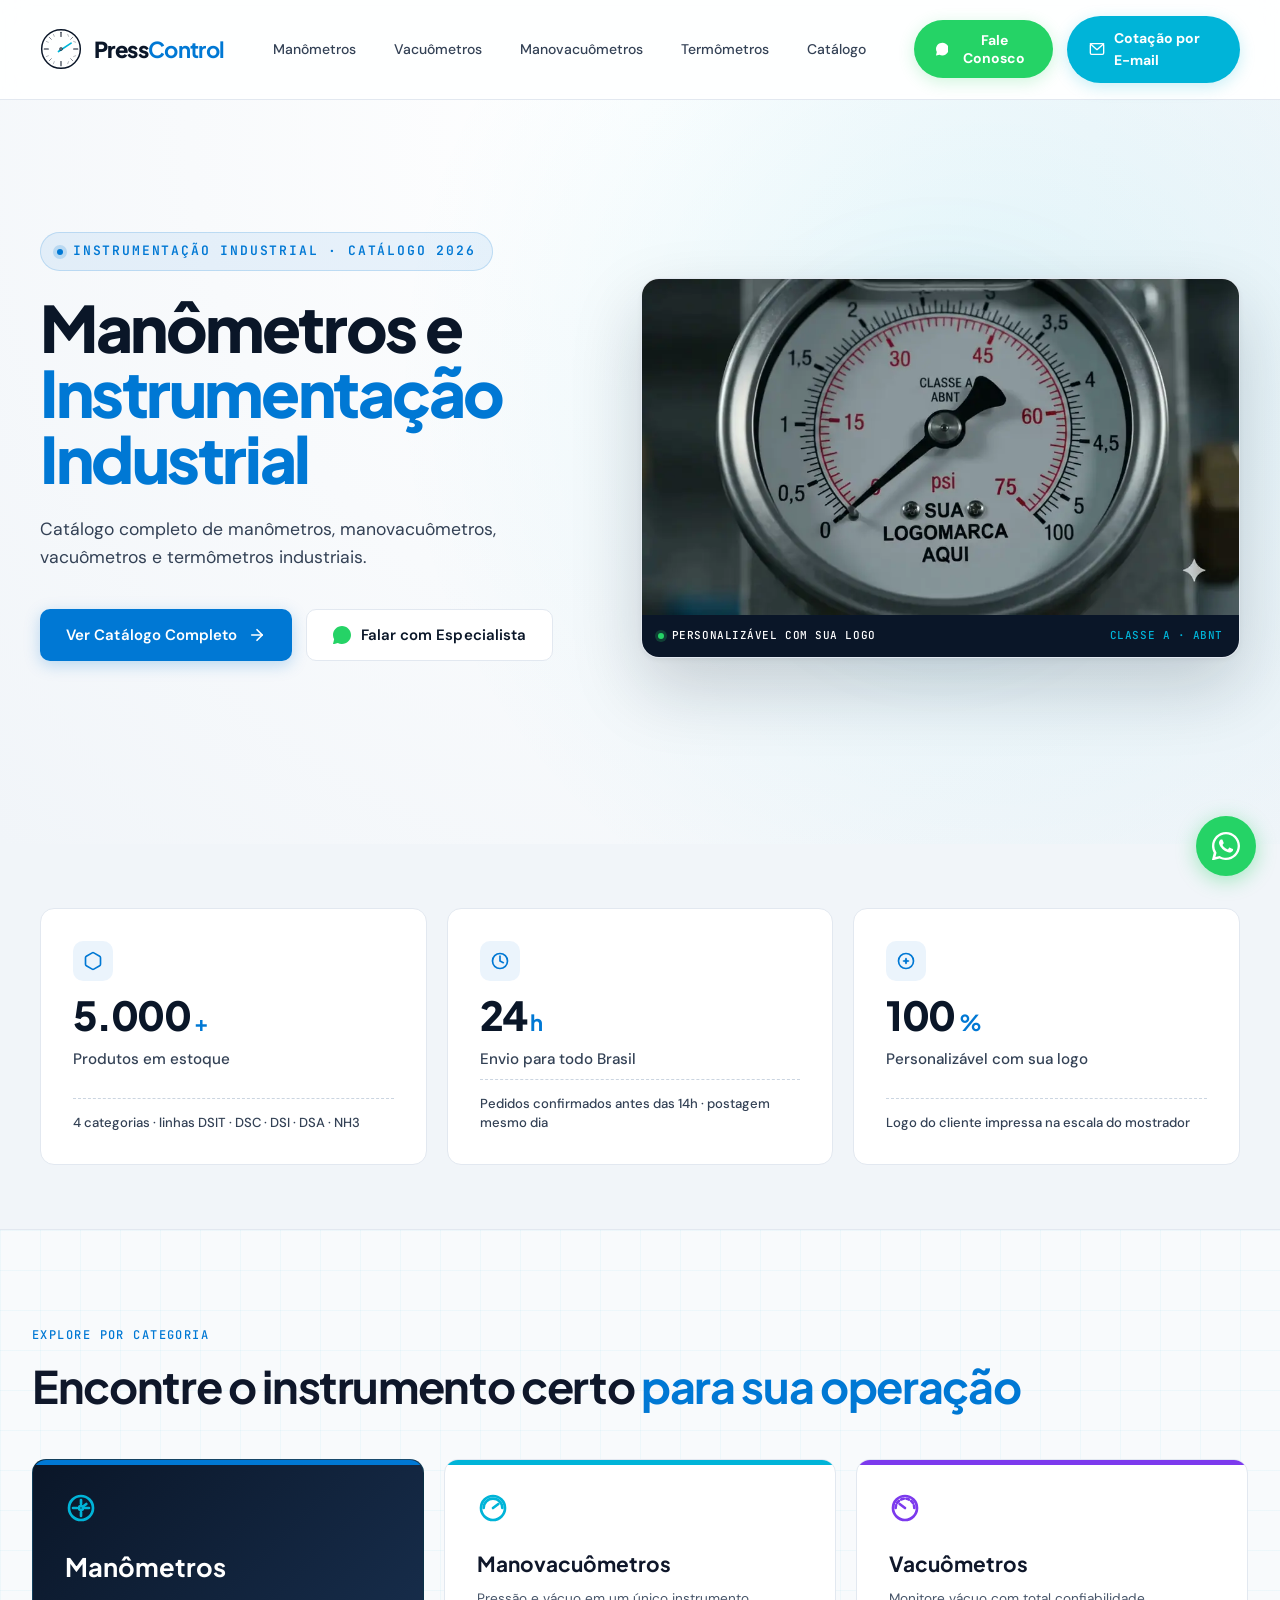
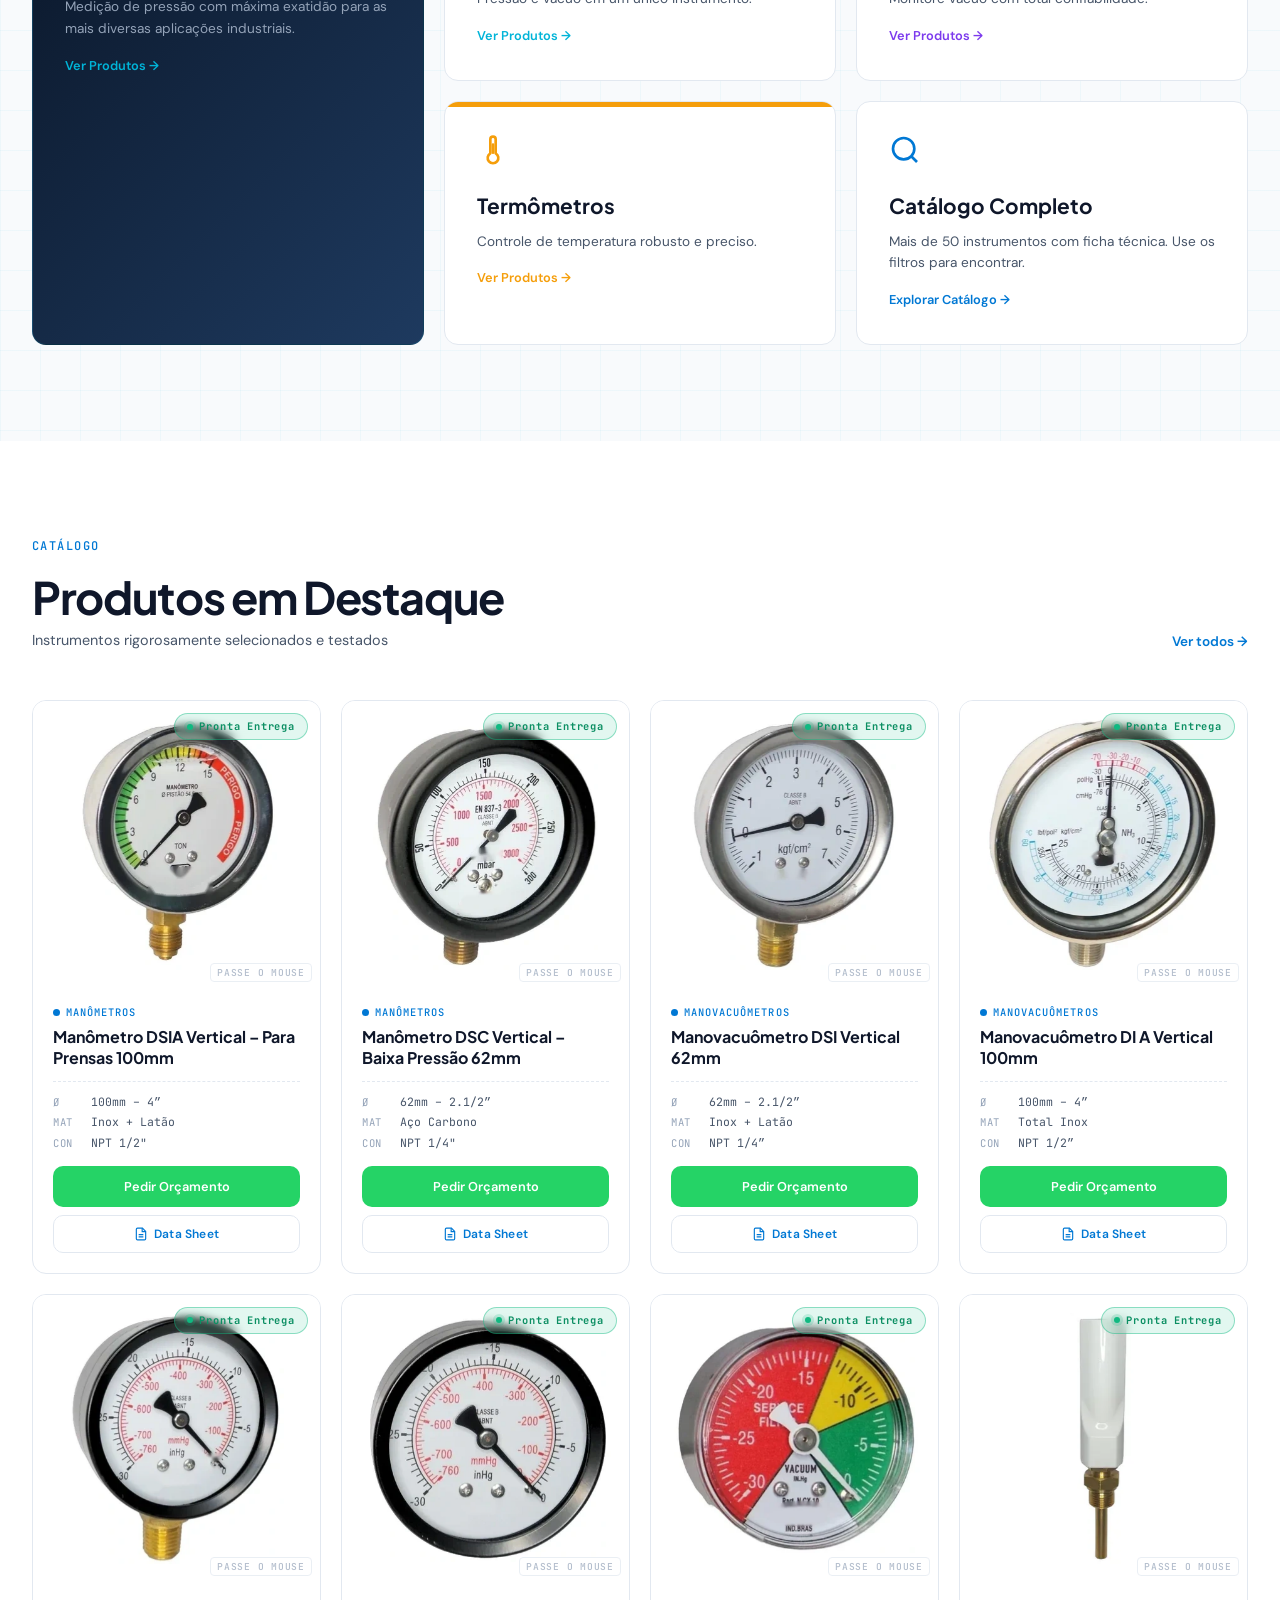
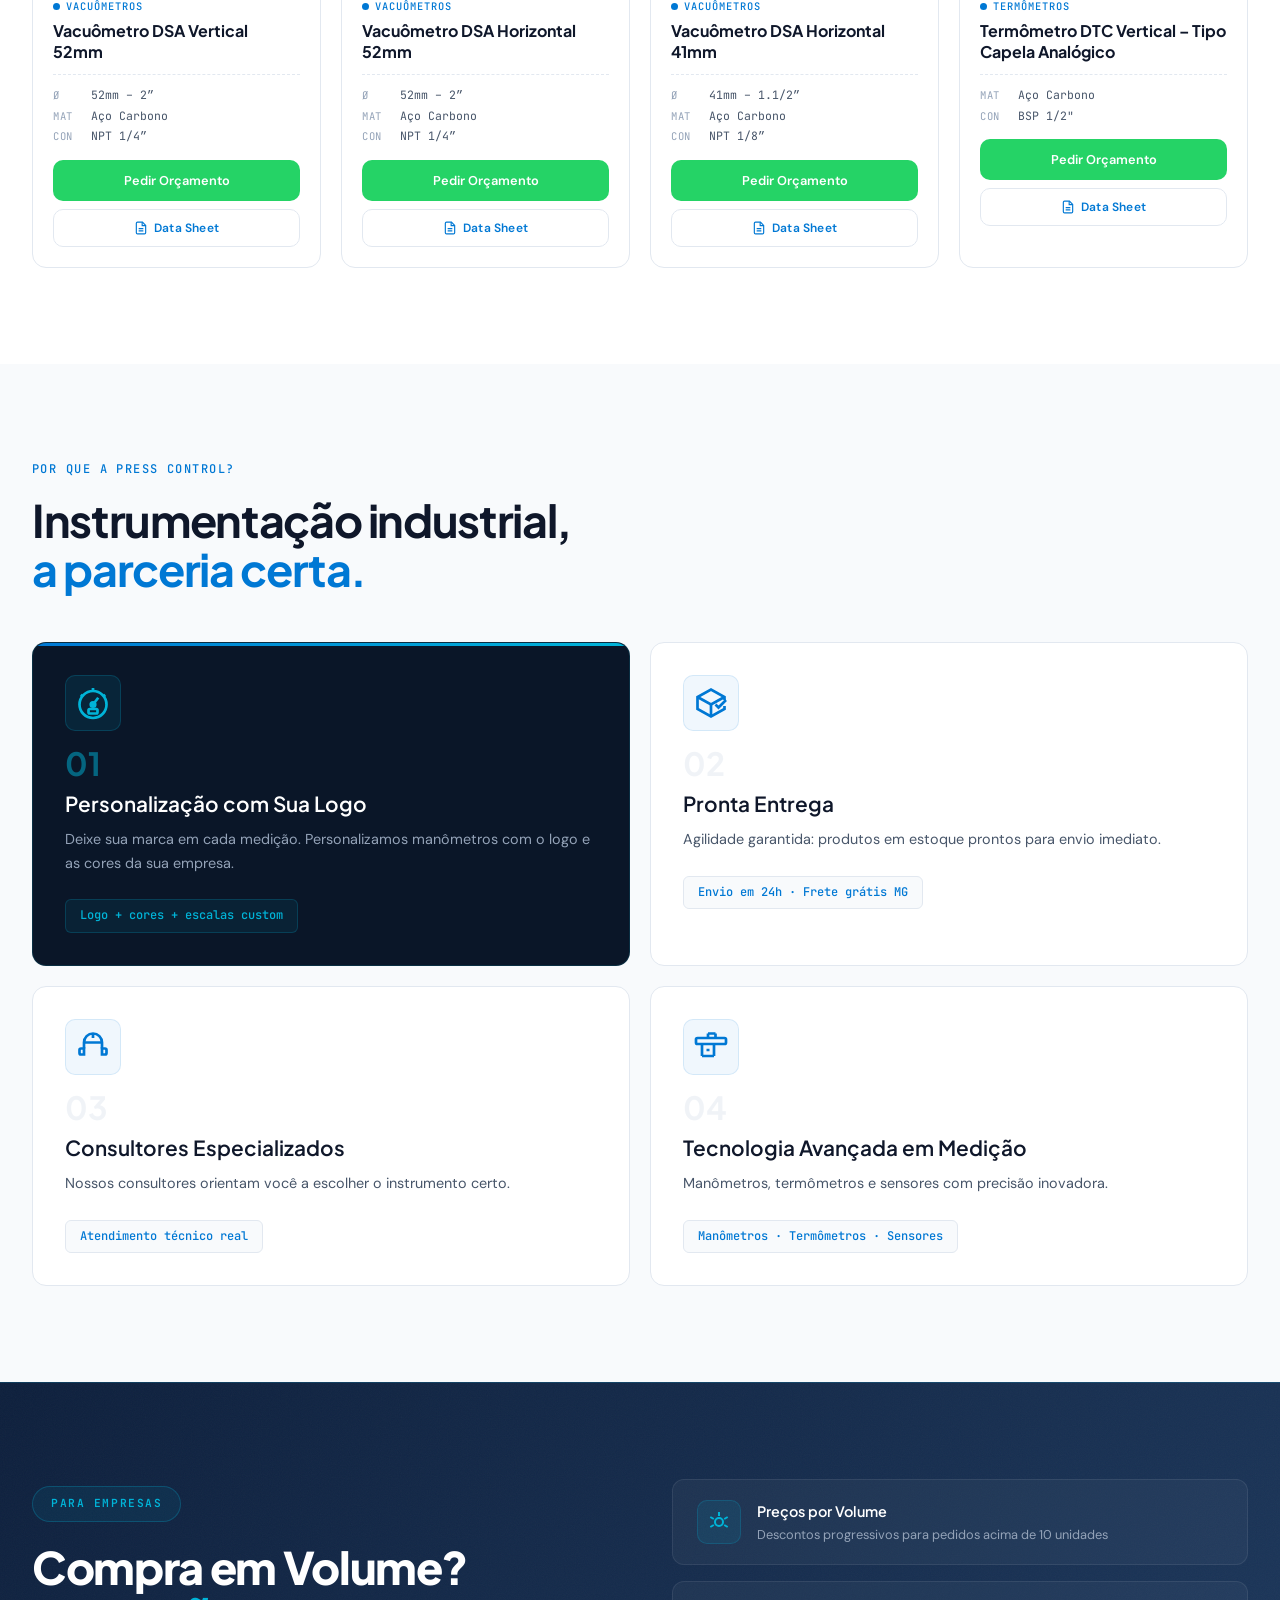
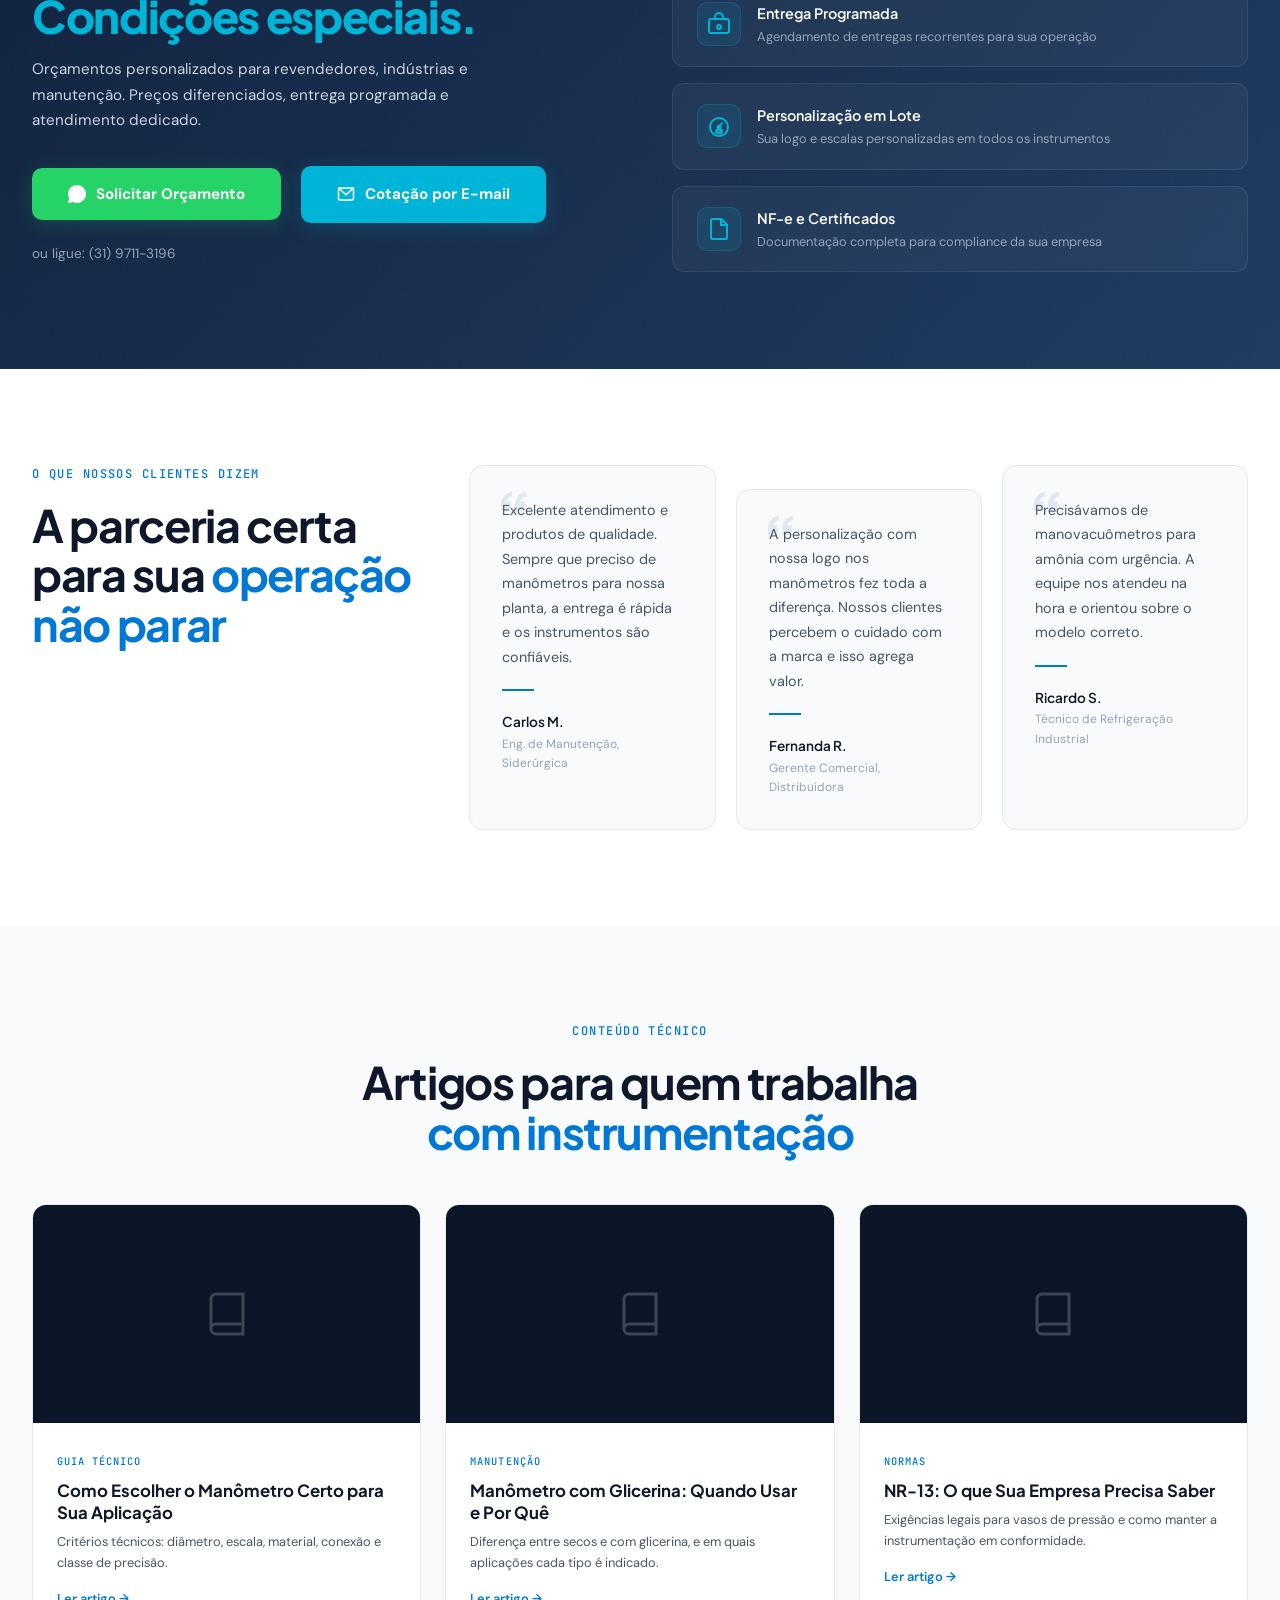
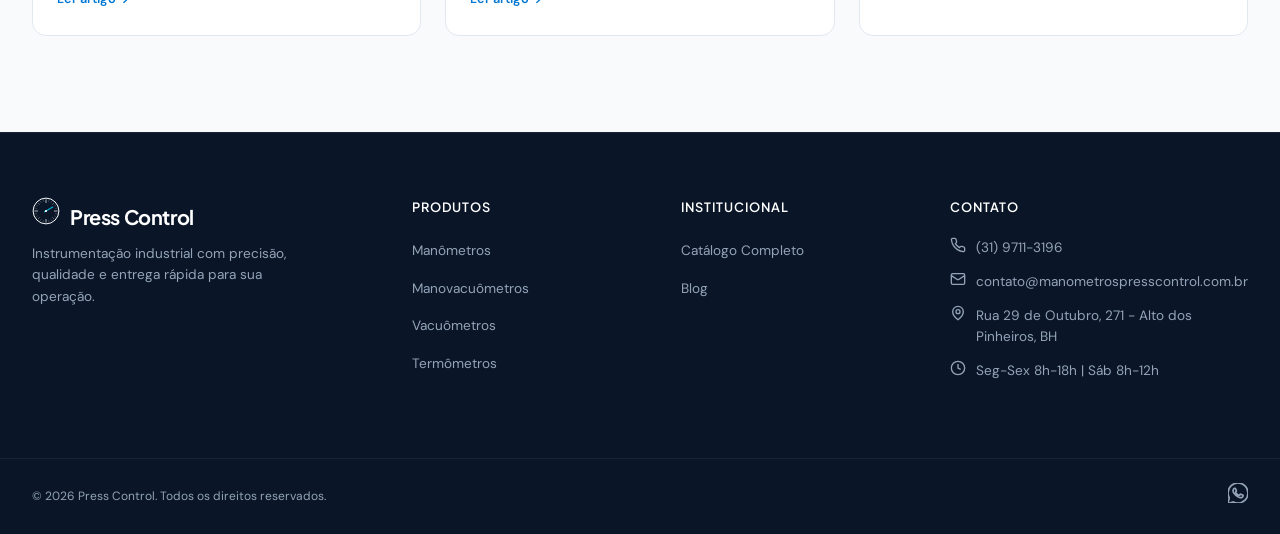
<file: index.html>
<!DOCTYPE html>
<html lang="pt-BR">
<head>
  <meta charset="UTF-8">
  <meta name="viewport" content="width=device-width, initial-scale=1.0">
  <!-- Google tag (gtag.js) — Google Ads -->
  <script async src="https://www.googletagmanager.com/gtag/js?id=AW-18211286792"></script>
  <script>
    window.dataLayer = window.dataLayer || [];
    function gtag(){dataLayer.push(arguments);}
    gtag('js', new Date());
    gtag('config', 'AW-18211286792');
  </script>
  <title>Press Control — Instrumentação Industrial</title>
  <meta name="description" content="Manômetros, manovacuômetros, vacuômetros e termômetros industriais com pronta entrega e envio para todo o Brasil. Atendimento técnico em Belo Horizonte/MG.">
  <link rel="canonical" href="https://manometrospresscontrol.com.br/">
  <meta property="og:type" content="website">
  <meta property="og:site_name" content="Press Control">
  <meta property="og:locale" content="pt_BR">
  <meta property="og:title" content="Press Control — Manômetros e Instrumentação Industrial">
  <meta property="og:description" content="Manômetros, manovacuômetros, vacuômetros e termômetros industriais com pronta entrega e envio para todo o Brasil.">
  <meta property="og:url" content="https://manometrospresscontrol.com.br/">
  <meta property="og:image" content="https://manometrospresscontrol.com.br/images/og-press-control.jpg">
  <meta name="twitter:card" content="summary_large_image">
  <meta name="twitter:title" content="Press Control — Manômetros e Instrumentação Industrial">
  <meta name="twitter:description" content="Manômetros, manovacuômetros, vacuômetros e termômetros industriais com pronta entrega e envio para todo o Brasil.">
  <meta name="twitter:image" content="https://manometrospresscontrol.com.br/images/og-press-control.jpg">
  <script type="application/ld+json">{"@context":"https://schema.org","@graph":[{"@type":"Organization","@id":"https://manometrospresscontrol.com.br/#org","name":"Press Control","url":"https://manometrospresscontrol.com.br/","logo":"https://manometrospresscontrol.com.br/images/og-press-control.jpg","description":"Instrumentação industrial — manômetros, manovacuômetros, vacuômetros e termômetros — com pronta entrega para todo o Brasil.","email":"contato@manometrospresscontrol.com.br","telephone":"+553197113196","address":{"@type":"PostalAddress","streetAddress":"Rua 29 de Outubro, 271 - Alto dos Pinheiros","addressLocality":"Belo Horizonte","addressRegion":"MG","postalCode":"30530-060","addressCountry":"BR"},"areaServed":"BR","contactPoint":{"@type":"ContactPoint","telephone":"+553197113196","contactType":"sales","areaServed":"BR","availableLanguage":"Portuguese"}},{"@type":"WebSite","@id":"https://manometrospresscontrol.com.br/#website","url":"https://manometrospresscontrol.com.br/","name":"Press Control","inLanguage":"pt-BR","publisher":{"@id":"https://manometrospresscontrol.com.br/#org"}}]}</script>
  <link rel="icon" type="image/svg+xml" href="favicon.svg">
  <link rel="apple-touch-icon" href="favicon.svg">
  <meta name="theme-color" content="#FFFFFF">
  <link rel="preconnect" href="https://fonts.googleapis.com">
  <link rel="preconnect" href="https://fonts.gstatic.com" crossorigin>
  <link rel="preload" as="image" href="images/hero-manometro.webp" fetchpriority="high">
  <link href="https://fonts.googleapis.com/css2?family=Plus+Jakarta+Sans:wght@600;700;800&family=DM+Sans:wght@400;500&family=JetBrains+Mono:wght@400&display=swap" rel="stylesheet">
  <style>
    /* Critical CSS — above-the-fold */
    *,*::before,*::after{margin:0;padding:0;box-sizing:border-box}
    :root{--navy:#0A1628;--navy-light:#152238;--steel-blue:#1E3A5F;--electric-blue:#0078D4;--electric-blue-hover:#0063b1;--cyan:#00B4D8;--paper:#FAFAF7;--paper-warm:#F4F2EC;--slate-50:#F8FAFC;--slate-100:#F1F5F9;--slate-200:#E2E8F0;--slate-300:#CBD5E1;--slate-400:#94A3B8;--slate-600:#475569;--slate-700:#334155;--slate-900:#0F172A;--whatsapp:#25D366;--whatsapp-dark:#1DA851;--font-display:'Plus Jakarta Sans',system-ui,sans-serif;--font-body:'DM Sans',system-ui,sans-serif;--font-mono:'JetBrains Mono',ui-monospace,monospace}
    html{scroll-behavior:smooth;-webkit-font-smoothing:antialiased}
    body{font-family:var(--font-body);color:var(--slate-900);background:var(--slate-50);line-height:1.6;overflow-x:hidden;padding-top:40px}
    a{text-decoration:none;color:inherit}button{border:none;cursor:pointer;background:none;font-family:inherit}
    .topbar{position:fixed;top:0;left:0;right:0;z-index:1001;background:linear-gradient(135deg,var(--navy) 0%,var(--navy-light) 100%);border-bottom:1px solid rgba(0,180,216,.15)}
    .topbar__container{max-width:1280px;margin:0 auto;padding:10px 32px;display:flex;align-items:center;justify-content:center;gap:28px;flex-wrap:wrap}
    .topbar__item{display:inline-flex;align-items:center;gap:6px;font-size:.78rem;font-weight:600;color:rgba(255,255,255,.9);letter-spacing:.02em;white-space:nowrap}
    .topbar__item svg{flex-shrink:0;opacity:.9}
    .navbar{position:relative;z-index:100;background:var(--navy-light);border-bottom:1px solid rgba(255,255,255,.06)}
    .navbar__container{max-width:1280px;margin:0 auto;padding:0 32px;height:72px;display:flex;align-items:center;justify-content:space-between}
    .navbar__links{display:flex;align-items:center;gap:32px}
    .navbar__links a{font-size:.9rem;font-weight:500;color:var(--slate-400);transition:color .2s}
    .navbar__cta{display:inline-flex;align-items:center;gap:8px;padding:10px 20px;background:#1a9e4a;color:#fff;font-size:.85rem;font-weight:700;border-radius:100px}
    .navbar__toggle{display:none;color:#fff;padding:8px;background:transparent;border:0;cursor:pointer;border-radius:8px}
    .pc-logo{display:inline-flex;align-items:center;gap:10px;line-height:1;text-decoration:none}
    .pc-logo .pc-mark{color:#fff;flex-shrink:0;display:block}
    .pc-logo .pc-mark__needle{stroke:var(--cyan)}
    .pc-logo .pc-wordmark{font-family:var(--font-display);font-weight:700;font-size:1.25rem;letter-spacing:-.02em;color:#fff}
    .hero{position:relative;min-height:100vh;background:linear-gradient(135deg,var(--navy) 0%,var(--steel-blue) 60%,#1a4a7a 100%);display:flex;flex-direction:column;justify-content:center;overflow:hidden}
    .hero__container{position:relative;z-index:2;max-width:1280px;margin:0 auto;padding:0 32px;display:grid;grid-template-columns:1fr 1fr;gap:64px;align-items:center;flex:1}
    .hero__content{padding:96px 0}
    .hero__headline{font-family:var(--font-display);font-weight:800;font-size:clamp(2.8rem,5.5vw,4.5rem);line-height:1.08;color:#fff;letter-spacing:-.035em;margin-bottom:24px}
    .hero__headline-accent{background:linear-gradient(135deg,var(--electric-blue),var(--cyan));-webkit-background-clip:text;-webkit-text-fill-color:transparent;background-clip:text}
    .hero__sub{font-size:clamp(1rem,1.2vw,1.15rem);color:var(--slate-400);line-height:1.7;max-width:480px;margin-bottom:32px}
    .hero__sub-highlight{color:#fff;font-weight:500}
    .hero__actions{display:flex;align-items:center;gap:16px;flex-wrap:wrap}
    .hero__visual{display:flex;align-items:center;justify-content:center;position:relative}
    .hero__mark-wrap{display:flex;align-items:center;justify-content:center;width:100%;max-width:560px;margin:0 auto}
    .hero__mark{width:100%;height:auto;max-width:480px;color:#fff;filter:drop-shadow(0 30px 60px rgba(0,180,216,.25)) drop-shadow(0 14px 40px rgba(0,0,0,.5))}
    .hero__mark .pc-mark__needle{stroke:var(--cyan)}
    .btn{display:inline-flex;align-items:center;gap:10px;padding:14px 28px;font-family:var(--font-body);font-size:.9rem;font-weight:600;border-radius:10px;transition:all .3s cubic-bezier(.25,.46,.45,.94);border:none;letter-spacing:.01em;cursor:pointer}
    .btn--primary{background:var(--electric-blue);color:#fff}
    .btn--whatsapp{background:rgba(37,211,102,.12);color:var(--whatsapp);border:1px solid rgba(37,211,102,.25)}
    .whatsapp-float{position:fixed;bottom:24px;right:24px;z-index:999;width:60px;height:60px;background:var(--whatsapp);border-radius:50%;display:flex;align-items:center;justify-content:center;box-shadow:0 4px 20px rgba(37,211,102,.4)}
    @media(max-width:1024px){.navbar__links{display:none}.navbar__toggle{display:inline-flex;align-items:center;justify-content:center}.navbar__cta{display:none}.hero__container{grid-template-columns:1.2fr 1fr;gap:32px}}
    @media(max-width:768px){.topbar{display:none}.navbar{position:fixed;top:0;left:0;right:0;z-index:1001;margin-top:0}body{padding-top:64px}.navbar__container{height:64px;padding:0 16px}.pc-logo .pc-wordmark{font-size:1.1rem}.pc-logo .pc-mark{width:28px;height:28px}.hero{min-height:auto;padding:32px 0 40px}.hero__container{grid-template-columns:1fr;text-align:center;gap:24px;padding:0 20px}.hero__content{padding:8px 0 0;text-align:center;order:1}.hero__visual{order:2}.hero__mark-wrap{max-width:280px}.hero__mark{max-width:240px}.hero__sub{margin:0 auto 20px;font-size:.92rem}.hero__actions{justify-content:center}.hero__headline{font-size:clamp(1.9rem,8vw,2.6rem);margin-bottom:18px}.whatsapp-float{bottom:16px;right:16px;width:52px;height:52px}}

    /* ───────── TOPO LIGHT (header + hero + stats) — fundo cinza ───────── */
    body.home-light{background:var(--slate-50);color:var(--navy);padding-top:0}
    .site-top .header{background:rgba(255,255,255,.85);padding:16px 40px;position:sticky;top:0;z-index:1000;border-bottom:1px solid var(--slate-200);backdrop-filter:blur(14px);-webkit-backdrop-filter:blur(14px)}
    .site-top .header__inner{max-width:1440px;margin:0 auto;display:flex;align-items:center;justify-content:space-between;gap:32px}
    .site-top .brand{display:flex;align-items:center;gap:12px}
    .site-top .brand__mark{display:flex;align-items:center;width:42px;height:42px;color:var(--navy)}
    .site-top .brand__name{font-family:var(--font-display);font-weight:800;font-size:22px;letter-spacing:-.028em;color:var(--navy)}
    .site-top .brand__name em{color:var(--electric-blue);font-style:normal;font-weight:700}
    .site-top .nav{display:flex;align-items:center;gap:6px}
    .site-top .nav a{padding:8px 16px;font-size:14px;font-weight:500;color:var(--slate-700);border-radius:8px;transition:background .18s,color .18s}
    .site-top .nav a:hover{color:var(--navy);background:var(--slate-100)}
    .site-top .header__cta{display:flex;align-items:center;gap:14px}
    .site-top .btn-wpp{display:inline-flex;align-items:center;gap:9px;background:var(--whatsapp);color:#fff;font-weight:700;font-size:14px;padding:11px 22px;border-radius:100px;transition:transform .2s,box-shadow .2s,background .2s;box-shadow:0 4px 16px rgba(37,211,102,.22)}
    .site-top .btn-wpp:hover{background:var(--whatsapp-dark);transform:translateY(-1px);box-shadow:0 8px 24px rgba(37,211,102,.32)}
    .site-top .btn-wpp svg{width:16px;height:16px}
    .site-top .btn-email{display:inline-flex;align-items:center;gap:9px;background:var(--cyan);color:#fff;font-weight:700;font-size:14px;padding:11px 22px;border-radius:100px;transition:transform .2s,box-shadow .2s,background .2s;box-shadow:0 4px 16px rgba(0,180,216,.22);text-decoration:none}
    .site-top .btn-email:hover{background:#0099b8;transform:translateY(-1px);box-shadow:0 8px 24px rgba(0,180,216,.32)}
    .site-top .btn-email svg{width:16px;height:16px;flex-shrink:0}
    .site-top .navbar__toggle{display:none;color:var(--navy);padding:8px;background:transparent;border:0;border-radius:8px}
    .site-top .hero{position:relative;min-height:auto;display:block;background:radial-gradient(ellipse at 50% 0%,#fff 0%,var(--slate-50) 50%,var(--slate-100) 100%);overflow:hidden;padding:88px 40px 96px}
    .site-top .hero::before{content:'';position:absolute;inset:0;background:radial-gradient(circle at 78% 38%,rgba(0,180,216,.10),transparent 55%);pointer-events:none}
    .site-top .hero__inner{max-width:1440px;margin:0 auto;display:grid;grid-template-columns:1fr 1.1fr;gap:56px;align-items:center;position:relative;z-index:1}
    .site-top .hero__eyebrow{display:inline-flex;align-items:center;gap:10px;font-family:var(--font-mono);font-size:13px;font-weight:600;letter-spacing:.14em;text-transform:uppercase;color:var(--electric-blue);margin-bottom:24px;background:rgba(0,120,212,.08);border:1px solid rgba(0,120,212,.18);padding:8px 16px;border-radius:100px}
    .site-top .hero__eyebrow::before{content:'';width:6px;height:6px;border-radius:50%;background:var(--electric-blue);box-shadow:0 0 0 4px rgba(0,120,212,.18)}
    .site-top .hero__title{font-family:var(--font-display);font-weight:800;font-size:clamp(2.8rem,5vw,4.4rem);line-height:1.02;letter-spacing:-.038em;color:var(--navy);margin-bottom:24px}
    .site-top .hero__title em{font-style:normal;color:var(--electric-blue);display:inline-block}
    .site-top .hero__sub{font-size:1.1rem;color:var(--slate-700);line-height:1.6;max-width:520px;margin-bottom:38px}
    .site-top .hero__sub strong{color:var(--navy);font-weight:600}
    .site-top .hero__ctas{display:flex;gap:14px;flex-wrap:wrap;margin-bottom:42px}
    .site-top .btn{display:inline-flex;align-items:center;gap:10px;padding:14px 26px;font-family:var(--font-body);font-weight:600;font-size:15px;border-radius:10px;transition:transform .2s,box-shadow .2s,background .2s;letter-spacing:.005em;border:none;cursor:pointer}
    .site-top .btn--primary{background:var(--electric-blue);color:#fff;box-shadow:0 4px 16px rgba(0,120,212,.25)}
    .site-top .btn--primary:hover{background:var(--electric-blue-hover);transform:translateY(-1px);box-shadow:0 8px 24px rgba(0,120,212,.35)}
    .site-top .btn--wpp{background:#fff;color:var(--navy);border:1px solid var(--slate-200)}
    .site-top .btn--wpp:hover{background:var(--whatsapp);border-color:var(--whatsapp);color:#fff;transform:translateY(-1px)}
    .site-top .btn--wpp svg{color:var(--whatsapp);transition:color .2s}
    .site-top .btn--wpp:hover svg{color:#fff}
    .site-top .btn svg{width:18px;height:18px}
    .site-top .hero__notes{display:flex;gap:10px;flex-wrap:wrap;padding-top:32px;border-top:1px dashed var(--slate-300)}
    .site-top .hero__note{display:inline-flex;align-items:center;gap:8px;font-size:13px;font-weight:600;color:var(--navy);background:#fff;border:1px solid var(--slate-200);padding:9px 14px;border-radius:100px;box-shadow:0 1px 2px rgba(10,22,40,.04);transition:border-color .2s,transform .2s}
    .site-top .hero__note:hover{border-color:var(--electric-blue);transform:translateY(-1px)}
    .site-top .hero__note svg{color:var(--success,#10B981);width:14px;height:14px;stroke-width:3}
    .site-top .hero__visual{position:relative;display:flex;align-items:center;justify-content:center;min-height:560px;animation:none}
    .site-top .hero__mark{position:relative;z-index:2;display:flex;align-items:center;justify-content:center;color:var(--navy);filter:none;width:auto;max-width:none}
    .site-top .hero__mark svg.aperture{width:420px;height:420px;filter:drop-shadow(0 24px 50px rgba(10,22,40,.12))}
    .site-top .hero__video-frame{position:relative;z-index:2;width:100%;max-width:680px;border:1px solid var(--slate-200);border-radius:18px;overflow:hidden;background:#fff;box-shadow:0 30px 70px rgba(10,22,40,.18),0 2px 6px rgba(10,22,40,.06)}
    .site-top .hero__video{display:block;width:100%;height:auto;aspect-ratio:16/9}
    .site-top .hero__video-caption{display:flex;align-items:center;justify-content:space-between;gap:12px;flex-wrap:wrap;padding:12px 16px;background:var(--navy)}
    .site-top .hero__video-tag{display:inline-flex;align-items:center;gap:8px;font-family:var(--font-mono);font-size:11px;font-weight:500;letter-spacing:.05em;text-transform:uppercase;color:#fff}
    .site-top .hero__video-tag::before{content:"";width:6px;height:6px;border-radius:50%;background:var(--whatsapp);box-shadow:0 0 0 3px rgba(37,211,102,.22)}
    .site-top .hero__video-status{font-family:var(--font-mono);font-size:11px;font-weight:500;letter-spacing:.05em;text-transform:uppercase;color:var(--cyan);white-space:nowrap}
    .site-top .hero__halo{position:absolute;inset:0;display:flex;align-items:center;justify-content:center;z-index:1;pointer-events:none}
    .site-top .hero__halo::before{content:'';width:480px;height:480px;border-radius:50%;background:radial-gradient(circle,rgba(0,180,216,.16),transparent 65%);filter:blur(50px)}
    .site-top .hero__arcs{position:absolute;inset:0;display:flex;align-items:center;justify-content:center;z-index:0;pointer-events:none;opacity:.55}
    .site-top .hero__arcs svg{width:640px;height:640px}
    .site-top .stats{background:var(--slate-100);padding:64px 40px;border-bottom:1px solid var(--slate-200)}
    .site-top .stats__inner{max-width:1440px;margin:0 auto;display:grid;grid-template-columns:repeat(3,1fr);gap:20px}
    .site-top .stat{background:#fff;border:1px solid var(--slate-200);border-radius:14px;padding:32px;display:flex;flex-direction:column;gap:8px;transition:border-color .2s,transform .2s,box-shadow .2s}
    .site-top .stat:hover{border-color:var(--electric-blue);transform:translateY(-2px);box-shadow:0 12px 32px rgba(10,22,40,.06)}
    .site-top .stat__icon{width:40px;height:40px;display:flex;align-items:center;justify-content:center;background:rgba(0,120,212,.08);border-radius:10px;color:var(--electric-blue);margin-bottom:6px}
    .site-top .stat__num{font-family:var(--font-display);font-weight:800;font-size:2.5rem;line-height:1;letter-spacing:-.04em;color:var(--navy);display:flex;align-items:baseline;gap:4px}
    .site-top .stat__num span{color:var(--electric-blue);font-size:.55em;font-weight:700;letter-spacing:0}
    .site-top .stat__label{font-size:.95rem;color:var(--slate-700);font-weight:500;margin-top:4px}
    .site-top .stat__hint{font-size:.82rem;color:var(--slate-700);font-weight:500;line-height:1.45;margin-top:auto;padding-top:14px;border-top:1px dashed var(--slate-300)}
    @media(max-width:1100px){
      .site-top .nav,.site-top .header__cta{display:none}
      .site-top .navbar__toggle{display:inline-flex;align-items:center;justify-content:center}
      .site-top .header{padding:14px 20px}
      .site-top .hero{padding:16px 20px 44px}
      .site-top .hero__inner{grid-template-columns:1fr;gap:28px}
      .site-top .hero__eyebrow{display:none}
      .site-top .hero__visual{min-height:auto;order:-1}
      .site-top .hero__mark svg.aperture{width:260px;height:260px}
      .site-top .hero__video-frame{max-width:none}
      .site-top .hero__video-caption{padding:10px 12px;gap:4px 12px}
      .site-top .hero__video-tag,.site-top .hero__video-status{font-size:10px}
      .site-top .hero__arcs svg{width:400px;height:400px}
      .site-top .hero__halo::before{width:300px;height:300px}
      .site-top .stats__inner{grid-template-columns:1fr;gap:16px}
      .site-top .stats{padding:40px 20px}
    }
    @media(max-width:768px){
      /* vídeo encosta nas bordas, sem moldura de card */
      .site-top .hero{padding-top:0;padding-bottom:26px}
      .site-top .hero__visual{width:100vw;margin-left:calc(50% - 50vw)}
      .site-top .hero__video-frame{border:0;border-radius:0;box-shadow:none;max-width:none}
      /* tarja maior e alinhada ao conteúdo */
      .site-top .hero__video-caption{padding:14px 20px;gap:6px 14px}
      .site-top .hero__video-tag,.site-top .hero__video-status{font-size:12px}
      /* hero compacto: os 2 CTAs cabem na primeira dobra */
      .site-top .hero__inner{gap:18px}
      .site-top .hero__title{font-size:clamp(1.9rem,7.2vw,2.4rem);line-height:1.08;margin-bottom:12px}
      .site-top .hero__sub{font-size:1rem;line-height:1.5;margin-bottom:18px}
      .site-top .hero__ctas{gap:10px;margin-bottom:0}
      /* dobra: stats mais compactos e harmônicos */
      .site-top .stats{padding:26px 20px 34px}
      .site-top .stats__inner{gap:12px}
      .site-top .stat{padding:18px 20px;display:grid;grid-template-columns:auto 1fr;grid-template-areas:"icon num" "label label" "hint hint";column-gap:14px;row-gap:2px;align-items:center}
      .site-top .stat__icon{grid-area:icon;width:38px;height:38px;margin-bottom:0}
      .site-top .stat__num{grid-area:num;justify-self:start;font-size:2.1rem}
      .site-top .stat__label{grid-area:label;margin-top:8px}
      .site-top .stat__hint{grid-area:hint;margin-top:6px;padding-top:12px}
    }
  </style>
  <link rel="preload" href="style.css?v=20260806b" as="style" onload="this.onload=null;this.rel='stylesheet'">
  <noscript><link rel="stylesheet" href="style.css?v=20260806b"></noscript>
  <script src="script.js?v=20260806b" defer></script>
</head>
<body class="home-light">

  <!-- ===== Símbolo Aperture reutilizável ===== -->
  <svg width="0" height="0" style="position:absolute" aria-hidden="true"><defs>
    <symbol id="aperture" viewBox="0 0 100 100">
      <circle cx="50" cy="50" r="46" fill="none" stroke="currentColor" stroke-width="3.5"/>
      <g stroke="currentColor" stroke-linecap="round">
        <line x1="50" y1="10" x2="50" y2="20" stroke-width="2.4"/>
        <line x1="50" y1="80" x2="50" y2="90" stroke-width="2.4"/>
        <line x1="10" y1="50" x2="20" y2="50" stroke-width="2.4"/>
        <line x1="80" y1="50" x2="90" y2="50" stroke-width="2.4"/>
        <line x1="22" y1="22" x2="27" y2="27" stroke-width="1.4" stroke-opacity=".85"/>
        <line x1="73" y1="73" x2="78" y2="78" stroke-width="1.4" stroke-opacity=".85"/>
        <line x1="78" y1="22" x2="73" y2="27" stroke-width="1.4" stroke-opacity=".85"/>
        <line x1="22" y1="78" x2="27" y2="73" stroke-width="1.4" stroke-opacity=".85"/>
        <line x1="15" y1="32" x2="20" y2="34" stroke-width="1.4" stroke-opacity=".5"/>
        <line x1="32" y1="15" x2="34" y2="20" stroke-width="1.4" stroke-opacity=".5"/>
        <line x1="66" y1="15" x2="68" y2="20" stroke-width="1.4" stroke-opacity=".5"/>
        <line x1="80" y1="32" x2="85" y2="34" stroke-width="1.4" stroke-opacity=".5"/>
        <line x1="80" y1="68" x2="85" y2="66" stroke-width="1.4" stroke-opacity=".5"/>
        <line x1="66" y1="85" x2="68" y2="80" stroke-width="1.4" stroke-opacity=".5"/>
        <line x1="32" y1="85" x2="34" y2="80" stroke-width="1.4" stroke-opacity=".5"/>
        <line x1="15" y1="68" x2="20" y2="66" stroke-width="1.4" stroke-opacity=".5"/>
      </g>
      <line x1="44" y1="56" x2="74" y2="36" stroke="#00B4D8" stroke-width="4" stroke-linecap="round"/>
      <circle cx="50" cy="50" r="4" fill="currentColor"/>
      <circle cx="50" cy="50" r="1.6" fill="#F8FAFC"/>
    </symbol>
  </defs></svg>

  <div class="site-top">

  <!-- HEADER (light, sticky) -->
  <header class="header">
    <div class="header__inner">
      <a href="index.html" class="brand">
        <span class="brand__mark"><svg width="42" height="42"><use href="#aperture"/></svg></span>
        <span class="brand__name">Press<em>Control</em></span>
      </a>
      <nav class="nav">
        <a href="catalogo.html?categoria=manometros">Manômetros</a>
        <a href="catalogo.html?categoria=vacuometros">Vacuômetros</a>
        <a href="catalogo.html?categoria=manovacuometros">Manovacuômetros</a>
        <a href="catalogo.html?categoria=termometros">Termômetros</a>
        <a href="catalogo.html">Catálogo</a>
      </nav>
      <div class="header__cta">
        <button class="btn-wpp wa-btn" data-msg="preciso de ajuda" type="button">
          <svg viewBox="0 0 24 24" fill="currentColor"><path d="M12 0C5.373 0 0 5.373 0 12c0 2.111.553 4.094 1.515 5.818L.057 23.64a.5.5 0 0 0 .603.603l5.822-1.458A11.948 11.948 0 0 0 12 24c6.627 0 12-5.373 12-12S18.627 0 12 0z"/></svg>
          Fale Conosco
        </button>
        <a class="btn-email" href="mailto:contato@manometrospresscontrol.com.br">
          <svg viewBox="0 0 24 24" fill="none" stroke="currentColor" stroke-width="2" stroke-linecap="round" stroke-linejoin="round"><rect x="2" y="4" width="20" height="16" rx="2"/><polyline points="2,4 12,13 22,4"/></svg>
          Cotação por E-mail
        </a>
      </div>
      <button class="navbar__toggle" type="button" aria-label="Abrir menu" aria-expanded="false" aria-controls="mobileMenu">
        <svg width="24" height="24" viewBox="0 0 24 24" fill="none" stroke="currentColor" stroke-width="2" stroke-linecap="round"><line x1="4" y1="7" x2="20" y2="7"/><line x1="4" y1="12" x2="20" y2="12"/><line x1="4" y1="17" x2="20" y2="17"/></svg>
      </button>
    </div>
  </header>

  <!-- HERO (light) -->
  <section class="hero">
    <div class="hero__inner">
      <div class="hero__left">
        <div class="hero__eyebrow">Instrumentação Industrial · Catálogo 2026</div>
        <h1 class="hero__title">Manômetros e <em>Instrumentação Industrial</em></h1>
        <p class="hero__sub">Catálogo completo de manômetros, manovacuômetros, vacuômetros e termômetros industriais.</p>
        <div class="hero__ctas">
          <a href="catalogo.html" class="btn btn--primary">
            Ver Catálogo Completo
            <svg viewBox="0 0 24 24" fill="none" stroke="currentColor" stroke-width="2.2" stroke-linecap="round" stroke-linejoin="round"><line x1="5" y1="12" x2="19" y2="12"/><polyline points="12 5 19 12 12 19"/></svg>
          </a>
          <button class="btn btn--wpp wa-btn" data-msg="preciso de ajuda" type="button">
            <svg viewBox="0 0 24 24" fill="currentColor"><path d="M12 0C5.373 0 0 5.373 0 12c0 2.111.553 4.094 1.515 5.818L.057 23.64a.5.5 0 0 0 .603.603l5.822-1.458A11.948 11.948 0 0 0 12 24c6.627 0 12-5.373 12-12S18.627 0 12 0z"/></svg>
            Falar com Especialista
          </button>
        </div>
      </div>
      <div class="hero__visual">
        <div class="hero__halo"></div>
        <div class="hero__video-frame">
          <video class="hero__video" width="1280" height="720" autoplay muted loop playsinline preload="metadata" poster="images/hero-manometro.webp">
            <source src="videos/hero-manometro.mp4" type="video/mp4">
          </video>
          <div class="hero__video-caption">
            <span class="hero__video-tag">Personalizável com sua logo</span>
            <span class="hero__video-status">Classe A · ABNT</span>
          </div>
        </div>
      </div>
    </div>
  </section>

  <!-- STATS (3 cards) -->
  <section class="stats">
    <div class="stats__inner">
      <div class="stat">
        <div class="stat__icon"><svg width="20" height="20" viewBox="0 0 24 24" fill="none" stroke="currentColor" stroke-width="2" stroke-linecap="round" stroke-linejoin="round"><path d="M21 16V8a2 2 0 0 0-1-1.73l-7-4a2 2 0 0 0-2 0l-7 4A2 2 0 0 0 3 8v8a2 2 0 0 0 1 1.73l7 4a2 2 0 0 0 2 0l7-4A2 2 0 0 0 21 16z"/></svg></div>
        <div class="stat__num">5.000<span>+</span></div>
        <div class="stat__label">Produtos em estoque</div>
        <div class="stat__hint">4 categorias · linhas DSIT · DSC · DSI · DSA · NH3</div>
      </div>
      <div class="stat">
        <div class="stat__icon"><svg width="20" height="20" viewBox="0 0 24 24" fill="none" stroke="currentColor" stroke-width="2" stroke-linecap="round" stroke-linejoin="round"><circle cx="12" cy="12" r="9"/><polyline points="12 6 12 12 16 14"/></svg></div>
        <div class="stat__num">24<span>h</span></div>
        <div class="stat__label">Envio para todo Brasil</div>
        <div class="stat__hint">Pedidos confirmados antes das 14h · postagem mesmo dia</div>
      </div>
      <div class="stat">
        <div class="stat__icon"><svg width="20" height="20" viewBox="0 0 24 24" fill="none" stroke="currentColor" stroke-width="2" stroke-linecap="round" stroke-linejoin="round"><circle cx="12" cy="12" r="9"/><path d="M9 12 h 6 M 12 9 v 6"/><circle cx="12" cy="12" r="2" fill="currentColor" stroke="none"/></svg></div>
        <div class="stat__num">100<span>%</span></div>
        <div class="stat__label">Personalizável com sua logo</div>
        <div class="stat__hint">Logo do cliente impressa na escala do mostrador</div>
      </div>
    </div>
  </section>

  </div><!-- /.site-top -->

  <!-- CATEGORIAS -->
  <section class="categories" id="categorias"><div class="categories__container">
    <span class="section-label">Explore por Categoria</span>
    <h2 class="section-title">Encontre o instrumento certo <span class="section-title--accent">para sua operação</span></h2>
    <div class="categories__grid">
      <a href="catalogo.html?categoria=manometros" class="cat-card cat-card--main" data-cat="manometros"><svg class="cat-card__icon" width="32" height="32" viewBox="0 0 24 24" fill="none" stroke="currentColor" stroke-width="2" stroke-linecap="round" stroke-linejoin="round"><circle cx="12" cy="12" r="9"/><line x1="12" y1="6" x2="12" y2="9"/><line x1="12" y1="15" x2="12" y2="18"/><line x1="6" y1="12" x2="9" y2="12"/><line x1="15" y1="12" x2="18" y2="12"/><line x1="12" y1="12" x2="16" y2="9"/><circle cx="12" cy="12" r="1.5" fill="currentColor"/></svg><h3 class="cat-card__name">Manômetros</h3><p class="cat-card__desc">Medição de pressão com máxima exatidão para as mais diversas aplicações industriais.</p><span class="cat-card__link">Ver Produtos →</span></a>
      <a href="catalogo.html?categoria=manovacuometros" class="cat-card" data-cat="manovacuometros"><svg class="cat-card__icon" width="32" height="32" viewBox="0 0 24 24" fill="none" stroke="currentColor" stroke-width="2" stroke-linecap="round" stroke-linejoin="round"><circle cx="12" cy="12" r="9"/><path d="M5 12 a 7 7 0 0 1 14 0"/><line x1="12" y1="12" x2="16" y2="9"/></svg><h3 class="cat-card__name">Manovacuômetros</h3><p class="cat-card__desc">Pressão e vácuo em um único instrumento.</p><span class="cat-card__link">Ver Produtos →</span></a>
      <a href="catalogo.html?categoria=vacuometros" class="cat-card" data-cat="vacuometros"><svg class="cat-card__icon" width="32" height="32" viewBox="0 0 24 24" fill="none" stroke="currentColor" stroke-width="2" stroke-linecap="round" stroke-linejoin="round"><circle cx="12" cy="12" r="9"/><path d="M5 12 a 7 7 0 0 1 14 0" stroke-dasharray="2 2"/><line x1="12" y1="12" x2="8" y2="9"/></svg><h3 class="cat-card__name">Vacuômetros</h3><p class="cat-card__desc">Monitore vácuo com total confiabilidade.</p><span class="cat-card__link">Ver Produtos →</span></a>
      <a href="catalogo.html?categoria=termometros" class="cat-card" data-cat="termometros"><svg class="cat-card__icon" width="32" height="32" viewBox="0 0 24 24" fill="none" stroke="currentColor" stroke-width="2" stroke-linecap="round" stroke-linejoin="round"><path d="M10 4a2 2 0 0 1 4 0v10.5a4 4 0 1 1-4 0z"/><line x1="12" y1="8" x2="12" y2="14"/></svg><h3 class="cat-card__name">Termômetros</h3><p class="cat-card__desc">Controle de temperatura robusto e preciso.</p><span class="cat-card__link">Ver Produtos →</span></a>
      <a href="catalogo.html" class="cat-card"><svg class="cat-card__icon" width="32" height="32" viewBox="0 0 24 24" fill="none" stroke="currentColor" stroke-width="2"><circle cx="11" cy="11" r="8"/><path d="m21 21-4.3-4.3"/></svg><h3 class="cat-card__name">Catálogo Completo</h3><p class="cat-card__desc">Mais de 50 instrumentos com ficha técnica. Use os filtros para encontrar.</p><span class="cat-card__link">Explorar Catálogo →</span></a>
    </div>
  </div></section>

  <!-- PRODUTOS EM DESTAQUE -->
  <section class="products" id="produtos"><div class="products__container">
    <div class="products__header"><div><span class="section-label">Catálogo</span><h2 class="section-title">Produtos em Destaque</h2><p class="products__subtitle">Instrumentos rigorosamente selecionados e testados</p></div><a href="catalogo.html" class="products__link">Ver todos →</a></div>
    <div class="products__grid" id="featuredGrid">
      <!-- Cards populated by JS from data/products.json (8 featured IDs in script tag below) -->
    </div>
  </div></section>

  <!-- WHY US -->
  <section class="why"><div class="why__container">
    <div class="why__header"><span class="why__label">Por que a Press Control?</span><h2 class="why__title">Instrumentação industrial,<br><span class="why__title-accent">a parceria certa.</span></h2></div>
    <div class="why__grid">
      <div class="why__card why__card--highlight"><div class="why__card-icon"><svg width="36" height="36" viewBox="0 0 24 24" fill="none" stroke="currentColor" stroke-width="1.8"><circle cx="12" cy="13" r="9"/><path d="M12 4V2"/><path d="M5.3 7.8 3.8 6.6"/><path d="M18.7 7.8l1.5-1.2"/><line x1="12" y1="13" x2="15.5" y2="8.5"/><circle cx="12" cy="13" r="1.5" fill="currentColor"/><rect x="9" y="16" width="6" height="3" rx=".8"/></svg></div><div class="why__card-number">01</div><h3 class="why__card-title">Personalização com Sua Logo</h3><p class="why__card-text">Deixe sua marca em cada medição. Personalizamos manômetros com o logo e as cores da sua empresa.</p><div class="why__card-tag"><span class="why__card-tag-code">Logo + cores + escalas custom</span></div></div>
      <div class="why__card"><div class="why__card-icon"><svg width="36" height="36" viewBox="0 0 24 24" fill="none" stroke="currentColor" stroke-width="1.8"><path d="M21 10V8l-9-5-9 5v8l9 5 9-5v-2"/><path d="M3 8l9 5 9-5"/><line x1="12" y1="13" x2="12" y2="21"/><polyline points="15 13 17 15 22 10"/></svg></div><div class="why__card-number">02</div><h3 class="why__card-title">Pronta Entrega</h3><p class="why__card-text">Agilidade garantida: produtos em estoque prontos para envio imediato.</p><div class="why__card-tag"><span class="why__card-tag-code">Envio em 24h · Frete grátis MG</span></div></div>
      <div class="why__card"><div class="why__card-icon"><svg width="36" height="36" viewBox="0 0 24 24" fill="none" stroke="currentColor" stroke-width="1.8"><path d="M6 13V9a6 6 0 0 1 12 0v4"/><path d="M4 13h2v4H4a1 1 0 0 1-1-1v-2a1 1 0 0 1 1-1z"/><path d="M18 13h2a1 1 0 0 1 1 1v2a1 1 0 0 1-1 1h-2z"/><path d="M6 9h12"/><path d="M12 3v3"/></svg></div><div class="why__card-number">03</div><h3 class="why__card-title">Consultores Especializados</h3><p class="why__card-text">Nossos consultores orientam você a escolher o instrumento certo.</p><div class="why__card-tag"><span class="why__card-tag-code">Atendimento técnico real</span></div></div>
      <div class="why__card"><div class="why__card-icon"><svg width="36" height="36" viewBox="0 0 24 24" fill="none" stroke="currentColor" stroke-width="1.8"><rect x="2" y="6" width="20" height="4" rx="1"/><path d="M6 10v8M14 10v8M6 18h8M10 6V3M10 3h5M15 3v3"/><line x1="9" y1="14" x2="11" y2="14"/></svg></div><div class="why__card-number">04</div><h3 class="why__card-title">Tecnologia Avançada em Medição</h3><p class="why__card-text">Manômetros, termômetros e sensores com precisão inovadora.</p><div class="why__card-tag"><span class="why__card-tag-code">Manômetros · Termômetros · Sensores</span></div></div>
    </div>
  </div></section>

  <!-- CTA B2B -->
  <section class="cta-b2b">
    <div class="cta-b2b__noise"></div>
    <div class="cta-b2b__container">
      <div class="cta-b2b__left">
        <span class="cta-b2b__label">Para empresas</span>
        <h2 class="cta-b2b__title">Compra em Volume?<br><span class="cta-b2b__title-accent">Condições especiais.</span></h2>
        <p class="cta-b2b__text">Orçamentos personalizados para revendedores, indústrias e manutenção. Preços diferenciados, entrega programada e atendimento dedicado.</p>
        <div class="cta-b2b__actions">
          <button class="cta-b2b__btn wa-btn" type="button" data-msg="gostaria de solicitar orçamento para compra em volume">
            <svg width="18" height="18" viewBox="0 0 24 24" fill="currentColor"><path d="M17.472 14.382c-.297-.149-1.758-.867-2.03-.967-.273-.099-.471-.148-.67.15-.197.297-.767.966-.94 1.164-.173.199-.347.223-.644.075-.297-.15-1.255-.463-2.39-1.475-.883-.788-1.48-1.761-1.653-2.059-.173-.297-.018-.458.13-.606.134-.133.298-.347.446-.52.149-.174.198-.298.298-.497.099-.198.05-.371-.025-.52-.075-.149-.669-1.612-.916-2.207-.242-.579-.487-.5-.669-.51l-.57-.01c-.198 0-.52.074-.792.372-.272.297-1.04 1.016-1.04 2.479 0 1.462 1.065 2.875 1.213 3.074.149.198 2.096 3.2 5.077 4.487.709.306 1.262.489 1.694.625.712.227 1.36.195 1.871.118.571-.085 1.758-.719 2.006-1.413.248-.694.248-1.289.173-1.413-.074-.124-.272-.198-.57-.347z"/><path d="M12 0C5.373 0 0 5.373 0 12c0 2.111.553 4.094 1.515 5.818L.057 23.64a.5.5 0 00.603.603l5.822-1.458A11.948 11.948 0 0012 24c6.627 0 12-5.373 12-12S18.627 0 12 0z"/></svg>
            Solicitar Orçamento
          </button>
          <a class="cta-b2b__btn cta-b2b__btn--email" href="mailto:contato@manometrospresscontrol.com.br">
            <svg width="18" height="18" viewBox="0 0 24 24" fill="none" stroke="currentColor" stroke-width="2" stroke-linecap="round" stroke-linejoin="round"><rect x="2" y="4" width="20" height="16" rx="2"/><polyline points="2,4 12,13 22,4"/></svg>
            Cotação por E-mail
          </a>
          <span class="cta-b2b__phone">ou ligue: (31) 9711-3196</span>
        </div>
      </div>
      <div class="cta-b2b__right">
        <div class="cta-b2b__benefit">
          <div class="cta-b2b__benefit-icon"><svg width="24" height="24" viewBox="0 0 24 24" fill="none" stroke="currentColor" stroke-width="2"><path d="M12 2v4M6.8 15l-3.5 2M20.7 7l-3.5 2M6.8 9 3.3 7M20.7 17l-3.5-2"/><circle cx="12" cy="12" r="4"/></svg></div>
          <div><span class="cta-b2b__benefit-title">Preços por Volume</span><span class="cta-b2b__benefit-desc">Descontos progressivos para pedidos acima de 10 unidades</span></div>
        </div>
        <div class="cta-b2b__benefit">
          <div class="cta-b2b__benefit-icon"><svg width="24" height="24" viewBox="0 0 24 24" fill="none" stroke="currentColor" stroke-width="2"><rect x="2" y="7" width="20" height="14" rx="2"/><path d="M16 7V5a4 4 0 0 0-8 0v2"/><circle cx="12" cy="15" r="2"/></svg></div>
          <div><span class="cta-b2b__benefit-title">Entrega Programada</span><span class="cta-b2b__benefit-desc">Agendamento de entregas recorrentes para sua operação</span></div>
        </div>
        <div class="cta-b2b__benefit">
          <div class="cta-b2b__benefit-icon"><svg width="24" height="24" viewBox="0 0 24 24" fill="none" stroke="currentColor" stroke-width="2"><circle cx="12" cy="13" r="9"/><line x1="12" y1="13" x2="15.5" y2="8.5"/><circle cx="12" cy="13" r="1.5" fill="currentColor"/><rect x="9" y="16" width="6" height="3" rx=".8"/></svg></div>
          <div><span class="cta-b2b__benefit-title">Personalização em Lote</span><span class="cta-b2b__benefit-desc">Sua logo e escalas personalizadas em todos os instrumentos</span></div>
        </div>
        <div class="cta-b2b__benefit">
          <div class="cta-b2b__benefit-icon"><svg width="24" height="24" viewBox="0 0 24 24" fill="none" stroke="currentColor" stroke-width="2"><path d="M14.5 2H6a2 2 0 0 0-2 2v16a2 2 0 0 0 2 2h12a2 2 0 0 0 2-2V7.5L14.5 2z"/><polyline points="14 2 14 8 20 8"/></svg></div>
          <div><span class="cta-b2b__benefit-title">NF-e e Certificados</span><span class="cta-b2b__benefit-desc">Documentação completa para compliance da sua empresa</span></div>
        </div>
      </div>
    </div>
  </section>

  <!-- DEPOIMENTOS -->
  <section class="testimonials"><div class="testimonials__container">
    <div class="testimonials__header"><span class="section-label">O que nossos clientes dizem</span><h2 class="section-title">A parceria certa para sua <span class="section-title--accent">operação não parar</span></h2></div>
    <div class="testimonials__grid">
      <div class="testimonial__card"><div class="testimonial__quote">&ldquo;</div><p class="testimonial__text">Excelente atendimento e produtos de qualidade. Sempre que preciso de manômetros para nossa planta, a entrega é rápida e os instrumentos são confiáveis.</p><div class="testimonial__divider"></div><span class="testimonial__name">Carlos M.</span><span class="testimonial__role">Eng. de Manutenção, Siderúrgica</span></div>
      <div class="testimonial__card testimonial__card--offset"><div class="testimonial__quote">&ldquo;</div><p class="testimonial__text">A personalização com nossa logo nos manômetros fez toda a diferença. Nossos clientes percebem o cuidado com a marca e isso agrega valor.</p><div class="testimonial__divider"></div><span class="testimonial__name">Fernanda R.</span><span class="testimonial__role">Gerente Comercial, Distribuidora</span></div>
      <div class="testimonial__card"><div class="testimonial__quote">&ldquo;</div><p class="testimonial__text">Precisávamos de manovacuômetros para amônia com urgência. A equipe nos atendeu na hora e orientou sobre o modelo correto.</p><div class="testimonial__divider"></div><span class="testimonial__name">Ricardo S.</span><span class="testimonial__role">Técnico de Refrigeração Industrial</span></div>
    </div>
  </div></section>

  <!-- BLOG -->
  <section class="blog" id="blog"><div class="blog__container">
    <div class="blog__header"><span class="section-label">Conteúdo Técnico</span><h2 class="section-title">Artigos para quem trabalha <span class="section-title--accent">com instrumentação</span></h2></div>
    <div class="blog__grid">
      <article class="blog__card"><div class="blog__card-image"><svg width="48" height="48" viewBox="0 0 24 24" fill="none" stroke="rgba(255,255,255,.2)" stroke-width="1.5"><path d="M4 19.5v-15A2.5 2.5 0 0 1 6.5 2H20v20H6.5a2.5 2.5 0 0 1 0-5H20"/></svg></div><div class="blog__card-content"><span class="blog__card-tag">Guia Técnico</span><h3 class="blog__card-title">Como Escolher o Manômetro Certo para Sua Aplicação</h3><p class="blog__card-excerpt">Critérios técnicos: diâmetro, escala, material, conexão e classe de precisão.</p><a href="blog-escolher-manometro.html" class="blog__card-link">Ler artigo →</a></div></article>
      <article class="blog__card"><div class="blog__card-image"><svg width="48" height="48" viewBox="0 0 24 24" fill="none" stroke="rgba(255,255,255,.2)" stroke-width="1.5"><path d="M4 19.5v-15A2.5 2.5 0 0 1 6.5 2H20v20H6.5a2.5 2.5 0 0 1 0-5H20"/></svg></div><div class="blog__card-content"><span class="blog__card-tag">Manutenção</span><h3 class="blog__card-title">Manômetro com Glicerina: Quando Usar e Por Quê</h3><p class="blog__card-excerpt">Diferença entre secos e com glicerina, e em quais aplicações cada tipo é indicado.</p><a href="blog-manometro-glicerina.html" class="blog__card-link">Ler artigo →</a></div></article>
      <article class="blog__card"><div class="blog__card-image"><svg width="48" height="48" viewBox="0 0 24 24" fill="none" stroke="rgba(255,255,255,.2)" stroke-width="1.5"><path d="M4 19.5v-15A2.5 2.5 0 0 1 6.5 2H20v20H6.5a2.5 2.5 0 0 1 0-5H20"/></svg></div><div class="blog__card-content"><span class="blog__card-tag">Normas</span><h3 class="blog__card-title">NR-13: O que Sua Empresa Precisa Saber</h3><p class="blog__card-excerpt">Exigências legais para vasos de pressão e como manter a instrumentação em conformidade.</p><a href="blog-nr13.html" class="blog__card-link">Ler artigo →</a></div></article>
    </div>
  </div></section>

  <!-- FOOTER -->
  <footer class="footer" id="sobre"><div class="footer__main"><div class="footer__container">
    <div class="footer__col footer__col--about"><a href="#" class="pc-logo footer__logo"><svg class="pc-mark" width="28" height="28" viewBox="0 0 100 100" aria-hidden="true"><g stroke="currentColor" fill="none"><circle cx="50" cy="50" r="46" stroke-width="3.5"/><g stroke-linecap="round"><line x1="50" y1="20" x2="50" y2="10" stroke-width="2.4"/><line x1="59.06" y1="16.19" x2="60.35" y2="11.36" stroke-width="1.4" stroke-opacity=".45"/><line x1="67.5" y1="19.69" x2="70" y2="15.36" stroke-width="1.4" stroke-opacity=".45"/><line x1="73.33" y1="26.67" x2="78.28" y2="21.72" stroke-width="1.4" stroke-opacity=".85"/><line x1="80.31" y1="32.5" x2="84.64" y2="30" stroke-width="1.4" stroke-opacity=".45"/><line x1="83.81" y1="40.94" x2="88.64" y2="39.65" stroke-width="1.4" stroke-opacity=".45"/><line x1="80" y1="50" x2="90" y2="50" stroke-width="2.4"/><line x1="83.81" y1="59.06" x2="88.64" y2="60.35" stroke-width="1.4" stroke-opacity=".45"/><line x1="80.31" y1="67.5" x2="84.64" y2="70" stroke-width="1.4" stroke-opacity=".45"/><line x1="73.33" y1="73.33" x2="78.28" y2="78.28" stroke-width="1.4" stroke-opacity=".85"/><line x1="67.5" y1="80.31" x2="70" y2="84.64" stroke-width="1.4" stroke-opacity=".45"/><line x1="59.06" y1="83.81" x2="60.35" y2="88.64" stroke-width="1.4" stroke-opacity=".45"/><line x1="50" y1="80" x2="50" y2="90" stroke-width="2.4"/><line x1="40.94" y1="83.81" x2="39.65" y2="88.64" stroke-width="1.4" stroke-opacity=".45"/><line x1="32.5" y1="80.31" x2="30" y2="84.64" stroke-width="1.4" stroke-opacity=".45"/><line x1="26.67" y1="73.33" x2="21.72" y2="78.28" stroke-width="1.4" stroke-opacity=".85"/><line x1="19.69" y1="67.5" x2="15.36" y2="70" stroke-width="1.4" stroke-opacity=".45"/><line x1="16.19" y1="59.06" x2="11.36" y2="60.35" stroke-width="1.4" stroke-opacity=".45"/><line x1="20" y1="50" x2="10" y2="50" stroke-width="2.4"/><line x1="16.19" y1="40.94" x2="11.36" y2="39.65" stroke-width="1.4" stroke-opacity=".45"/><line x1="19.69" y1="32.5" x2="15.36" y2="30" stroke-width="1.4" stroke-opacity=".45"/><line x1="26.67" y1="26.67" x2="21.72" y2="21.72" stroke-width="1.4" stroke-opacity=".85"/><line x1="32.5" y1="19.69" x2="30" y2="15.36" stroke-width="1.4" stroke-opacity=".45"/><line x1="40.94" y1="16.19" x2="39.65" y2="11.36" stroke-width="1.4" stroke-opacity=".45"/></g><line class="pc-mark__needle" x1="44.8" y1="53" x2="74.25" y2="36" stroke-width="4" stroke-linecap="round"/></g><circle cx="50" cy="50" r="4" fill="currentColor"/><circle cx="50" cy="50" r="1.6" fill="#F8FAFC"/></svg><span class="pc-wordmark">Press Control</span></a><p class="footer__about-text">Instrumentação industrial com precisão, qualidade e entrega rápida para sua operação.</p></div>
    <div class="footer__col"><h4 class="footer__col-title">Produtos</h4><ul class="footer__links"><li><a href="catalogo.html?categoria=manometros">Manômetros</a></li><li><a href="catalogo.html?categoria=manovacuometros">Manovacuômetros</a></li><li><a href="catalogo.html?categoria=vacuometros">Vacuômetros</a></li><li><a href="catalogo.html?categoria=termometros">Termômetros</a></li></ul></div>
    <div class="footer__col"><h4 class="footer__col-title">Institucional</h4><ul class="footer__links"><li><a href="catalogo.html">Catálogo Completo</a></li><li><a href="index.html#blog">Blog</a></li></ul></div>
    <div class="footer__col"><h4 class="footer__col-title">Contato</h4><div class="footer__contact-item"><svg width="16" height="16" viewBox="0 0 24 24" fill="none" stroke="currentColor" stroke-width="2"><path d="M22 16.92v3a2 2 0 0 1-2.18 2 19.79 19.79 0 0 1-8.63-3.07 19.5 19.5 0 0 1-6-6 19.79 19.79 0 0 1-3.07-8.67A2 2 0 0 1 4.11 2h3a2 2 0 0 1 2 1.72c.127.96.361 1.903.7 2.81a2 2 0 0 1-.45 2.11L8.09 9.91a16 16 0 0 0 6 6l1.27-1.27a2 2 0 0 1 2.11-.45c.907.339 1.85.573 2.81.7A2 2 0 0 1 22 16.92z"/></svg><span>(31) 9711-3196</span></div><div class="footer__contact-item"><svg width="16" height="16" viewBox="0 0 24 24" fill="none" stroke="currentColor" stroke-width="2"><rect width="20" height="16" x="2" y="4" rx="2"/><path d="m22 7-8.97 5.7a1.94 1.94 0 0 1-2.06 0L2 7"/></svg><a href="mailto:contato@manometrospresscontrol.com.br">contato@manometrospresscontrol.com.br</a></div><div class="footer__contact-item"><svg width="16" height="16" viewBox="0 0 24 24" fill="none" stroke="currentColor" stroke-width="2"><path d="M20 10c0 6-8 12-8 12s-8-6-8-12a8 8 0 0 1 16 0Z"/><circle cx="12" cy="10" r="3"/></svg><span>Rua 29 de Outubro, 271 - Alto dos Pinheiros, BH</span></div><div class="footer__contact-item"><svg width="16" height="16" viewBox="0 0 24 24" fill="none" stroke="currentColor" stroke-width="2"><circle cx="12" cy="12" r="10"/><polyline points="12 6 12 12 16 14"/></svg><span>Seg-Sex 8h-18h | Sáb 8h-12h</span></div></div>
  </div></div><div class="footer__bar"><div class="footer__bar-container"><span class="footer__copyright">© 2026 Press Control. Todos os direitos reservados.</span><div class="footer__social"><a class="wa-btn" data-msg="preciso de ajuda" href="https://wa.me/553197113196" target="_blank" rel="noopener" aria-label="WhatsApp"><svg width="20" height="20" viewBox="0 0 24 24" fill="none" stroke="currentColor" stroke-width="2"><path d="M17.472 14.382c-.297-.149-1.758-.867-2.03-.967-.273-.099-.471-.148-.67.15-.197.297-.767.966-.94 1.164-.173.199-.347.223-.644.075-.297-.15-1.255-.463-2.39-1.475-.883-.788-1.48-1.761-1.653-2.059-.173-.297-.018-.458.13-.606.134-.133.298-.347.446-.52.149-.174.198-.298.298-.497.099-.198.05-.371-.025-.52-.075-.149-.669-1.612-.916-2.207-.242-.579-.487-.5-.669-.51l-.57-.01c-.198 0-.52.074-.792.372-.272.297-1.04 1.016-1.04 2.479 0 1.462 1.065 2.875 1.213 3.074.149.198 2.096 3.2 5.077 4.487.709.306 1.262.489 1.694.625.712.227 1.36.195 1.871.118.571-.085 1.758-.719 2.006-1.413.248-.694.248-1.289.173-1.413-.074-.124-.272-.198-.57-.347z"/><path d="M12 0C5.373 0 0 5.373 0 12c0 2.111.553 4.094 1.515 5.818L.057 23.64a.5.5 0 00.603.603l5.822-1.458A11.948 11.948 0 0012 24c6.627 0 12-5.373 12-12S18.627 0 12 0z"/></svg></a></div></div></div></footer>

  <!-- MOBILE MENU DRAWER -->
  <div class="mobile-menu" id="mobileMenu" aria-hidden="true">
    <div class="mobile-menu__backdrop"></div>
    <aside class="mobile-menu__panel">
      <div class="mobile-menu__header">
        <a href="index.html" class="pc-logo navbar__logo"><svg class="pc-mark" width="32" height="32" viewBox="0 0 100 100" aria-hidden="true"><g stroke="currentColor" fill="none"><circle cx="50" cy="50" r="46" stroke-width="3.5"/><g stroke-linecap="round"><line x1="50" y1="20" x2="50" y2="10" stroke-width="2.4"/><line x1="80" y1="50" x2="90" y2="50" stroke-width="2.4"/><line x1="50" y1="80" x2="50" y2="90" stroke-width="2.4"/><line x1="20" y1="50" x2="10" y2="50" stroke-width="2.4"/></g><line class="pc-mark__needle" x1="44.8" y1="53" x2="74.25" y2="36" stroke-width="4" stroke-linecap="round"/></g><circle cx="50" cy="50" r="4" fill="currentColor"/><circle cx="50" cy="50" r="1.6" fill="#F8FAFC"/></svg><span class="pc-wordmark">Press Control</span></a>
        <button class="mobile-menu__close" type="button" aria-label="Fechar menu">&times;</button>
      </div>
      <nav class="mobile-menu__nav">
        <a href="catalogo.html?categoria=manometros">Manômetros</a>
        <a href="catalogo.html?categoria=vacuometros">Vacuômetros</a>
        <a href="catalogo.html?categoria=manovacuometros">Manovacuômetros</a>
        <a href="catalogo.html?categoria=termometros">Termômetros</a>
        <a href="catalogo.html">Catálogo Completo</a>
      </nav>
      <div class="mobile-menu__footer">
        <button class="btn btn--whatsapp wa-btn" data-msg="preciso de ajuda" type="button">Falar no WhatsApp</button>
        <a href="tel:+553197113196" class="mobile-menu__phone">(31) 9711-3196</a>
      </div>
    </aside>
  </div>

  <!-- WHATSAPP FLOAT -->
  <button class="whatsapp-float wa-btn" type="button" data-msg="preciso de ajuda" aria-label="WhatsApp"><svg width="28" height="28" viewBox="0 0 24 24" fill="#fff"><path d="M17.472 14.382c-.297-.149-1.758-.867-2.03-.967-.273-.099-.471-.148-.67.15-.197.297-.767.966-.94 1.164-.173.199-.347.223-.644.075-.297-.15-1.255-.463-2.39-1.475-.883-.788-1.48-1.761-1.653-2.059-.173-.297-.018-.458.13-.606.134-.133.298-.347.446-.52.149-.174.198-.298.298-.497.099-.198.05-.371-.025-.52-.075-.149-.669-1.612-.916-2.207-.242-.579-.487-.5-.669-.51l-.57-.01c-.198 0-.52.074-.792.372-.272.297-1.04 1.016-1.04 2.479 0 1.462 1.065 2.875 1.213 3.074.149.198 2.096 3.2 5.077 4.487.709.306 1.262.489 1.694.625.712.227 1.36.195 1.871.118.571-.085 1.758-.719 2.006-1.413.248-.694.248-1.289.173-1.413-.074-.124-.272-.198-.57-.347z"/><path d="M12 0C5.373 0 0 5.373 0 12c0 2.111.553 4.094 1.515 5.818L.057 23.64a.5.5 0 00.603.603l5.822-1.458A11.948 11.948 0 0012 24c6.627 0 12-5.373 12-12S18.627 0 12 0zm0 22c-1.82 0-3.543-.476-5.036-1.308l-.352-.206-3.65.914.914-3.65-.206-.352A9.96 9.96 0 012 12C2 6.486 6.486 2 12 2s10 4.486 10 10-4.486 10-10 10z"/></svg></button>

  <!-- MODAL CAPTURA WHATSAPP -->
  <div class="wa-modal" id="waModal">
    <div class="wa-modal__backdrop"></div>
    <div class="wa-modal__content">
      <button class="wa-modal__close" type="button">&times;</button>
      <div class="wa-modal__icon"><svg width="40" height="40" viewBox="0 0 24 24" fill="#25D366"><path d="M17.472 14.382c-.297-.149-1.758-.867-2.03-.967-.273-.099-.471-.148-.67.15-.197.297-.767.966-.94 1.164-.173.199-.347.223-.644.075-.297-.15-1.255-.463-2.39-1.475-.883-.788-1.48-1.761-1.653-2.059-.173-.297-.018-.458.13-.606.134-.133.298-.347.446-.52.149-.174.198-.298.298-.497.099-.198.05-.371-.025-.52-.075-.149-.669-1.612-.916-2.207-.242-.579-.487-.5-.669-.51l-.57-.01c-.198 0-.52.074-.792.372-.272.297-1.04 1.016-1.04 2.479 0 1.462 1.065 2.875 1.213 3.074.149.198 2.096 3.2 5.077 4.487.709.306 1.262.489 1.694.625.712.227 1.36.195 1.871.118.571-.085 1.758-.719 2.006-1.413.248-.694.248-1.289.173-1.413-.074-.124-.272-.198-.57-.347z"/><path d="M12 0C5.373 0 0 5.373 0 12c0 2.111.553 4.094 1.515 5.818L.057 23.64a.5.5 0 00.603.603l5.822-1.458A11.948 11.948 0 0012 24c6.627 0 12-5.373 12-12S18.627 0 12 0zm0 22c-1.82 0-3.543-.476-5.036-1.308l-.352-.206-3.65.914.914-3.65-.206-.352A9.96 9.96 0 012 12C2 6.486 6.486 2 12 2s10 4.486 10 10-4.486 10-10 10z"/></svg></div>
      <h3 class="wa-modal__title">Fale com um especialista</h3>
      <p class="wa-modal__subtitle" id="waModalSubtitle">Preencha seus dados para iniciar o atendimento</p>
      <form class="wa-modal__form" id="waForm">
        <input type="hidden" id="waProduct" value="">
        <input type="hidden" id="waSpecs" value="">
        <input type="hidden" id="waMsg" value="">
        <input type="hidden" id="waAction" value="">
        <div class="wa-modal__field"><label for="waName">Seu nome</label><input type="text" id="waName" placeholder="Ex: João Silva" required autocomplete="name"></div>
        <div class="wa-modal__field"><label for="waPhone">Seu telefone</label><input type="tel" id="waPhone" placeholder="(31) 99999-9999" required autocomplete="tel"></div>
        <button type="submit" class="wa-modal__submit"><svg width="18" height="18" viewBox="0 0 24 24" fill="currentColor"><path d="M17.472 14.382c-.297-.149-1.758-.867-2.03-.967-.273-.099-.471-.148-.67.15-.197.297-.767.966-.94 1.164-.173.199-.347.223-.644.075-.297-.15-1.255-.463-2.39-1.475-.883-.788-1.48-1.761-1.653-2.059-.173-.297-.018-.458.13-.606.134-.133.298-.347.446-.52.149-.174.198-.298.298-.497.099-.198.05-.371-.025-.52-.075-.149-.669-1.612-.916-2.207-.242-.579-.487-.5-.669-.51l-.57-.01c-.198 0-.52.074-.792.372-.272.297-1.04 1.016-1.04 2.479 0 1.462 1.065 2.875 1.213 3.074.149.198 2.096 3.2 5.077 4.487.709.306 1.262.489 1.694.625.712.227 1.36.195 1.871.118.571-.085 1.758-.719 2.006-1.413.248-.694.248-1.289.173-1.413-.074-.124-.272-.198-.57-.347z"/><path d="M12 0C5.373 0 0 5.373 0 12c0 2.111.553 4.094 1.515 5.818L.057 23.64a.5.5 0 00.603.603l5.822-1.458A11.948 11.948 0 0012 24c6.627 0 12-5.373 12-12S18.627 0 12 0z"/></svg> <span id="waSubmitLabel">Iniciar Conversa no WhatsApp</span></button>
      </form>
    </div>
  </div>

  <!-- MODAL DATA SHEET -->
  <div class="ds-modal" id="dsModal">
    <div class="ds-modal__backdrop"></div>
    <div class="ds-modal__content">
      <button class="ds-modal__close" type="button" aria-label="Fechar">&times;</button>
      <div class="ds-modal__layout">
        <div class="ds-modal__image-wrap">
          <div class="ds-modal__gallery" id="dsGallery"></div>
        </div>
        <div class="ds-modal__body">
          <span class="ds-modal__category" id="dsCategory"></span>
          <h2 class="ds-modal__title" id="dsTitle"></h2>
          <dl class="ds-modal__specs" id="dsSpecs"></dl>
          <div class="ds-modal__application"><span class="ds-modal__app-label">Aplicação</span><p id="dsApplication"></p></div>
          <button class="ds-modal__cta wa-btn" id="dsCta" type="button"><svg width="18" height="18" viewBox="0 0 24 24" fill="currentColor"><path d="M17.472 14.382c-.297-.149-1.758-.867-2.03-.967-.273-.099-.471-.148-.67.15-.197.297-.767.966-.94 1.164-.173.199-.347.223-.644.075-.297-.15-1.255-.463-2.39-1.475-.883-.788-1.48-1.761-1.653-2.059-.173-.297-.018-.458.13-.606.134-.133.298-.347.446-.52.149-.174.198-.298.298-.497.099-.198.05-.371-.025-.52-.075-.149-.669-1.612-.916-2.207-.242-.579-.487-.5-.669-.51l-.57-.01c-.198 0-.52.074-.792.372-.272.297-1.04 1.016-1.04 2.479 0 1.462 1.065 2.875 1.213 3.074.149.198 2.096 3.2 5.077 4.487.709.306 1.262.489 1.694.625.712.227 1.36.195 1.871.118.571-.085 1.758-.719 2.006-1.413.248-.694.248-1.289.173-1.413-.074-.124-.272-.198-.57-.347z"/><path d="M12 0C5.373 0 0 5.373 0 12c0 2.111.553 4.094 1.515 5.818L.057 23.64a.5.5 0 00.603.603l5.822-1.458A11.948 11.948 0 0012 24c6.627 0 12-5.373 12-12S18.627 0 12 0z"/></svg> Pedir Orçamento via WhatsApp</button>
        </div>
      </div>
    </div>
  </div>

  <!-- BOOT: carregar produtos e renderizar 8 destaques -->
  <script>
    (function () {
      const FEATURED_IDS = [
        'manometro-dsia-vertical-para-prensas-100mm-p18-1',
        'manometro-dsc-vertical-baixa-pressao-62mm-p22-0',
        'manovacuometro-dsi-vertical-62mm-p30-1',
        'manovacuometro-di-a-vertical-100mm-p32-0',
        'vacuometro-dsa-vertical-52mm-p24-1',
        'vacuometro-dsa-horizontal-52mm-p23-1',
        'vacuometro-dsa-horizontal-41mm-p23-0',
        'termometro-dtc-vertical-tipo-capela-analogico-p35-0',
      ];
      const CAT_LABEL = {
        manometros: 'Manômetros', manovacuometros: 'Manovacuômetros',
        vacuometros: 'Vacuômetros', termometros: 'Termômetros',
      };
      const grid = document.getElementById('featuredGrid');
      if (!grid) return;

      function summaryFor(p) {
        const parts = [];
        if (p.specs.diametro) parts.push(p.specs.diametro);
        if (p.specs.material) parts.push(p.specs.material.split('e os')[0].trim());
        if (p.specs.conexao) parts.push(p.specs.conexao);
        return parts.join(' · ');
      }

      function renderCard(p) {
        const cat = CAT_LABEL[p.categoria] || p.categoria;
        const summary = summaryFor(p);
        const flippable = !!p.imagem && !!p.imagem_verso;
        return `
          <article class="product-card${flippable ? ' product-card--flippable' : ''}" data-id="${p.id}">
            <span class="product-card__badge product-card__badge--stock">Pronta Entrega</span>
            <button class="product-card__image product-card__image--btn" type="button" data-action="datasheet" data-id="${p.id}" aria-label="Ver ficha técnica">
              <div class="product-card__flip">
                <div class="product-card__flip-face"><img src="${p.imagem}" alt="${p.nome}" loading="lazy"></div>
                ${flippable ? `<div class="product-card__flip-face product-card__flip-face--back"><img src="${p.imagem_verso}" alt="${p.nome} (verso)" loading="lazy"></div>` : ''}
              </div>
              ${flippable ? '<span class="product-card__flip-hint">passe o mouse</span>' : ''}
            </button>
            <div class="product-card__content">
              <span class="product-card__category">${cat}</span>
              <h3 class="product-card__name">${p.nome}</h3>
              ${(window.eMan && window.eMan.specRows) ? window.eMan.specRows(p) : `<ul class="product-card__specs"><li><span class="product-card__spec-val">${summary}</span></li></ul>`}
              <button class="product-card__cta wa-btn" type="button" data-product="${p.nome}" data-specs="${summary}">Pedir Orçamento</button>
              <button class="product-card__datasheet" type="button" data-action="datasheet" data-id="${p.id}">
                <svg width="14" height="14" viewBox="0 0 24 24" fill="none" stroke="currentColor" stroke-width="2"><path d="M14.5 2H6a2 2 0 0 0-2 2v16a2 2 0 0 0 2 2h12a2 2 0 0 0 2-2V7.5L14.5 2z"/><polyline points="14 2 14 8 20 8"/><line x1="16" y1="13" x2="8" y2="13"/><line x1="16" y1="17" x2="8" y2="17"/></svg>
                Data Sheet
              </button>
            </div>
          </article>`;
      }

      document.addEventListener('click', e => {
        const ds = e.target.closest('[data-action="datasheet"]');
        if (!ds) return;
        e.preventDefault();
        if (window.eMan && window.eMan.openDatasheet) window.eMan.openDatasheet(ds.dataset.id);
      });

      fetch('data/products.json')
        .then(r => r.json())
        .then(list => {
          if (window.eMan) window.eMan.setProducts(list);
          const byId = Object.fromEntries(list.map(p => [p.id, p]));
          const featured = FEATURED_IDS.map(id => byId[id]).filter(Boolean);
          grid.innerHTML = featured.map(renderCard).join('');
        })
        .catch(err => console.error('Erro carregando destaques', err));
    })();
  </script>

</body>
</html>
</file>
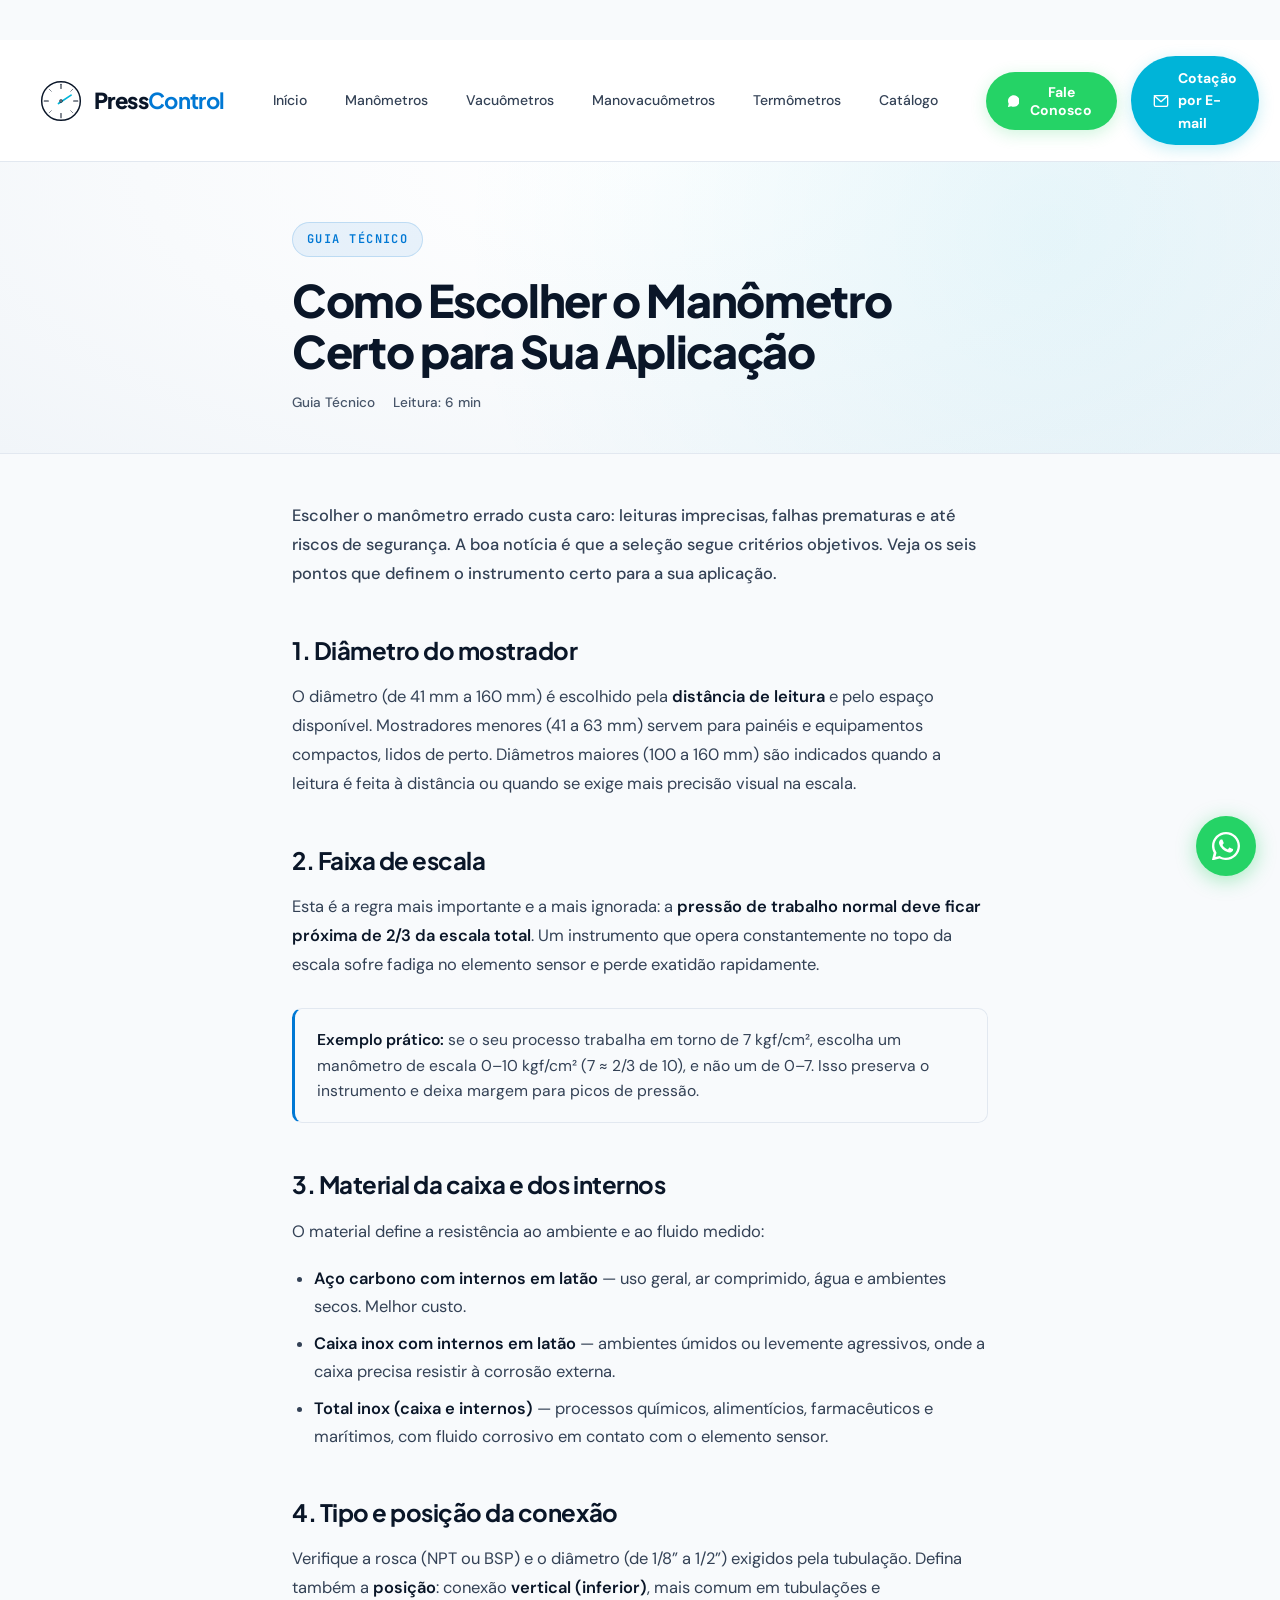
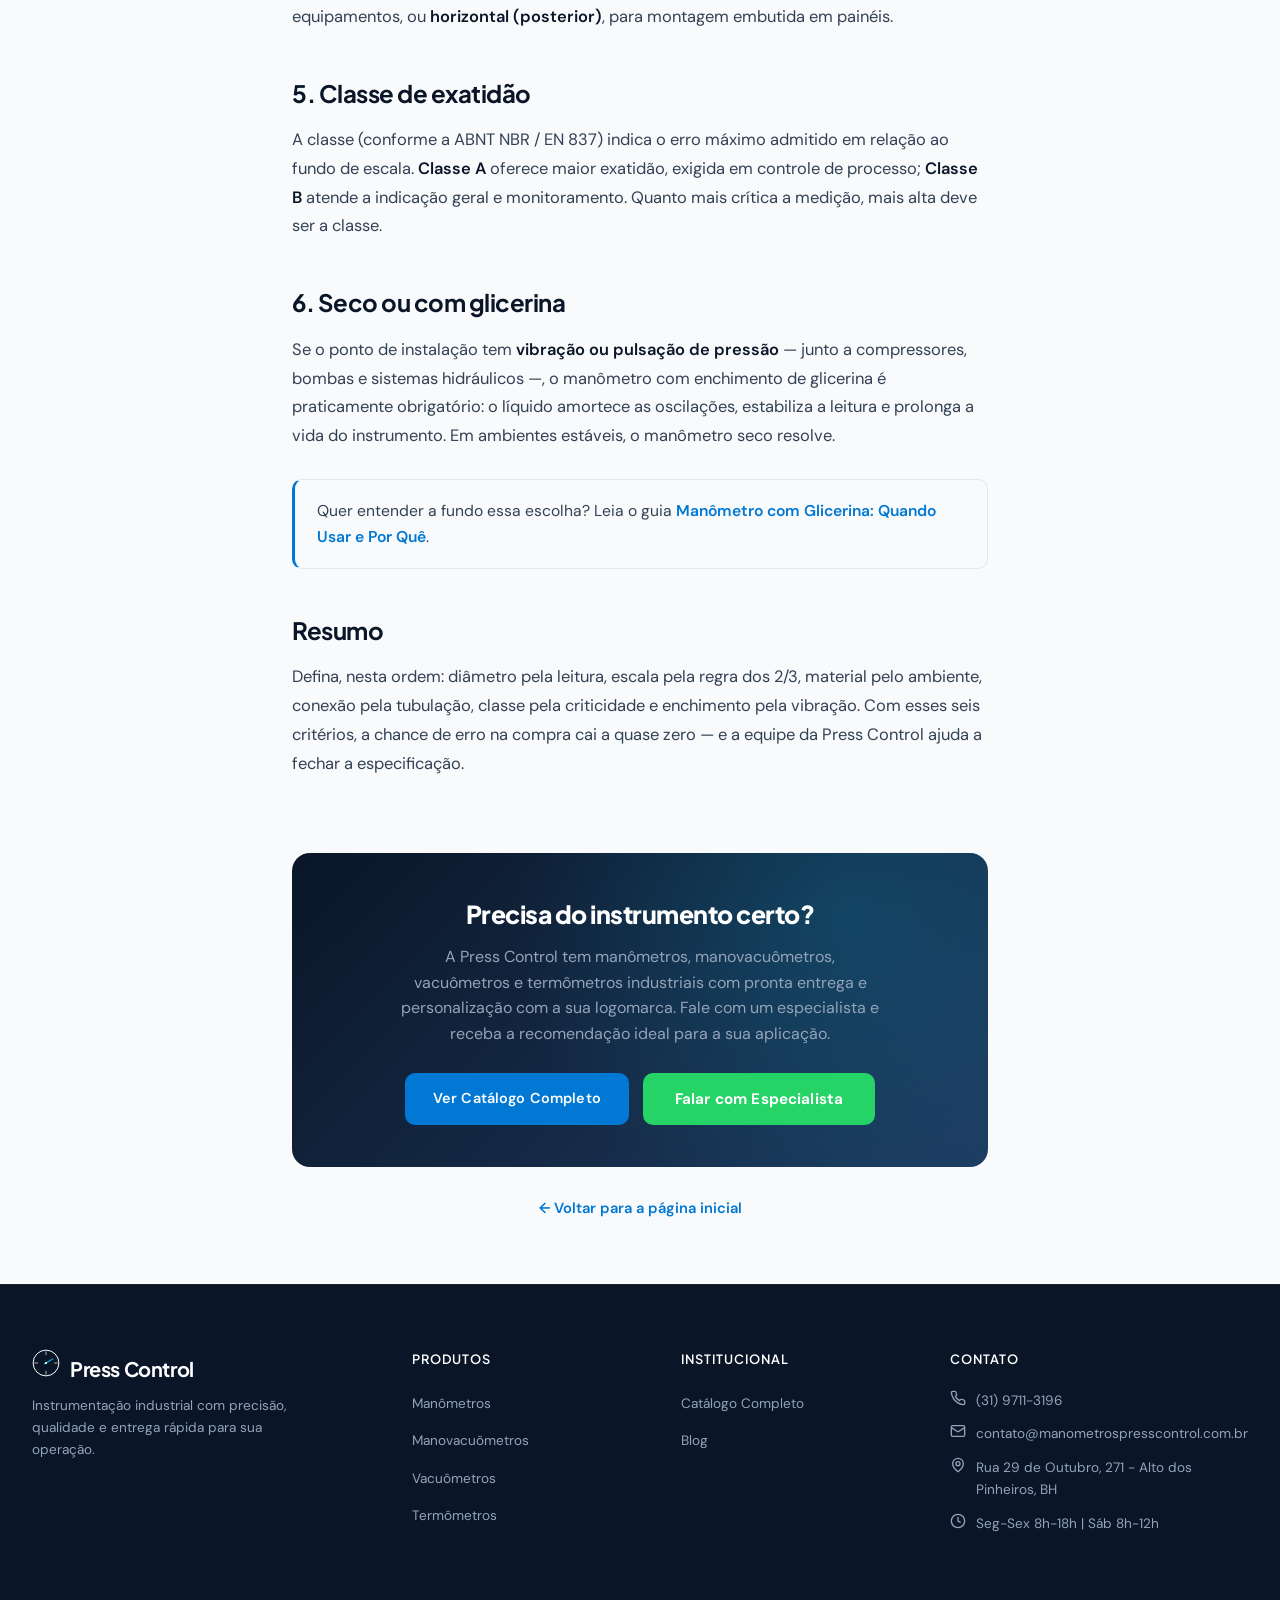
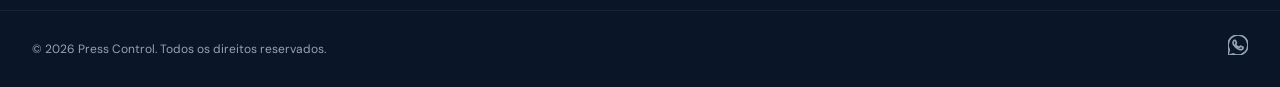
<file: blog-escolher-manometro.html>
<!DOCTYPE html>
<html lang="pt-BR">
<head>
  <meta charset="UTF-8">
  <meta name="viewport" content="width=device-width, initial-scale=1.0">
  <!-- Google tag (gtag.js) — Google Ads -->
  <script async src="https://www.googletagmanager.com/gtag/js?id=AW-18211286792"></script>
  <script>
    window.dataLayer = window.dataLayer || [];
    function gtag(){dataLayer.push(arguments);}
    gtag('js', new Date());
    gtag('config', 'AW-18211286792');
  </script>
  <title>Como Escolher o Manômetro Certo para Sua Aplicação — Press Control</title>
  <meta name="description" content="Guia técnico para escolher o manômetro ideal: diâmetro, faixa de escala, material, conexão, classe de exatidão e enchimento com glicerina.">
  <link rel="canonical" href="https://manometrospresscontrol.com.br/blog-escolher-manometro.html">
  <meta property="og:type" content="article">
  <meta property="og:site_name" content="Press Control">
  <meta property="og:locale" content="pt_BR">
  <meta property="og:title" content="Como Escolher o Manômetro Certo para Sua Aplicação">
  <meta property="og:description" content="Guia técnico para escolher o manômetro ideal: diâmetro, faixa de escala, material, conexão, classe de exatidão e enchimento com glicerina.">
  <meta property="og:url" content="https://manometrospresscontrol.com.br/blog-escolher-manometro.html">
  <meta property="og:image" content="https://manometrospresscontrol.com.br/images/og-press-control.jpg">
  <meta name="twitter:card" content="summary_large_image">
  <meta name="twitter:title" content="Como Escolher o Manômetro Certo para Sua Aplicação">
  <meta name="twitter:description" content="Guia técnico para escolher o manômetro ideal: diâmetro, faixa de escala, material, conexão, classe de exatidão e enchimento com glicerina.">
  <meta name="twitter:image" content="https://manometrospresscontrol.com.br/images/og-press-control.jpg">
  <script type="application/ld+json">{"@context": "https://schema.org", "@graph": [{"@type": "Article", "headline": "Como Escolher o Manômetro Certo para Sua Aplicação", "description": "Guia técnico para escolher o manômetro ideal: diâmetro, faixa de escala, material, conexão, classe de exatidão e enchimento com glicerina.", "image": "https://manometrospresscontrol.com.br/images/og-press-control.jpg", "datePublished": "2026-06-02", "dateModified": "2026-06-02", "author": {"@type": "Organization", "name": "Press Control"}, "publisher": {"@type": "Organization", "name": "Press Control", "logo": {"@type": "ImageObject", "url": "https://manometrospresscontrol.com.br/images/og-press-control.jpg"}}, "mainEntityOfPage": {"@type": "WebPage", "@id": "https://manometrospresscontrol.com.br/blog-escolher-manometro.html"}}, {"@type": "BreadcrumbList", "itemListElement": [{"@type": "ListItem", "position": 1, "name": "Início", "item": "https://manometrospresscontrol.com.br/"}, {"@type": "ListItem", "position": 2, "name": "Blog", "item": "https://manometrospresscontrol.com.br/index.html#blog"}, {"@type": "ListItem", "position": 3, "name": "Como Escolher o Manômetro Certo para Sua Aplicação", "item": "https://manometrospresscontrol.com.br/blog-escolher-manometro.html"}]}]}</script>
  <link rel="icon" type="image/svg+xml" href="favicon.svg">
  <link rel="apple-touch-icon" href="favicon.svg">
  <meta name="theme-color" content="#FFFFFF">
  <link rel="preconnect" href="https://fonts.googleapis.com">
  <link rel="preconnect" href="https://fonts.gstatic.com" crossorigin>
  <link href="https://fonts.googleapis.com/css2?family=Plus+Jakarta+Sans:wght@600;700;800&family=DM+Sans:wght@400;500&family=JetBrains+Mono:wght@400&display=swap" rel="stylesheet">
  <style>
    *,*::before,*::after{margin:0;padding:0;box-sizing:border-box}
    :root{--navy:#0A1628;--navy-light:#152238;--steel-blue:#1E3A5F;--electric-blue:#0078D4;--electric-blue-hover:#0063b1;--cyan:#00B4D8;--slate-50:#F8FAFC;--slate-100:#F1F5F9;--slate-200:#E2E8F0;--slate-300:#CBD5E1;--slate-400:#94A3B8;--slate-600:#475569;--slate-700:#334155;--slate-900:#0F172A;--whatsapp:#25D366;--whatsapp-dark:#1DA851;--font-display:'Plus Jakarta Sans',system-ui,sans-serif;--font-body:'DM Sans',system-ui,sans-serif;--font-mono:'JetBrains Mono',ui-monospace,monospace}
    html{scroll-behavior:smooth;-webkit-font-smoothing:antialiased}
    body{font-family:var(--font-body);color:var(--navy);background:var(--slate-50);line-height:1.6;overflow-x:hidden}
    a{text-decoration:none;color:inherit}button{border:none;cursor:pointer;background:none;font-family:inherit}
    .whatsapp-float{position:fixed;bottom:24px;right:24px;z-index:999;width:60px;height:60px;background:var(--whatsapp);border-radius:50%;display:flex;align-items:center;justify-content:center;box-shadow:0 4px 20px rgba(37,211,102,.4)}
    .site-top .header{position:relative;background:rgba(255,255,255,.9);padding:16px 40px;z-index:60;border-bottom:1px solid var(--slate-200);backdrop-filter:blur(14px);-webkit-backdrop-filter:blur(14px)}
    .site-top .header__inner{max-width:1280px;margin:0 auto;display:flex;align-items:center;justify-content:space-between;gap:32px}
    .site-top .brand{display:flex;align-items:center;gap:12px}
    .site-top .brand__mark{display:flex;align-items:center;width:42px;height:42px;color:var(--navy)}
    .site-top .brand__name{font-family:var(--font-display);font-weight:800;font-size:22px;letter-spacing:-.028em;color:var(--navy)}
    .site-top .brand__name em{color:var(--electric-blue);font-style:normal;font-weight:700}
    .site-top .nav{display:flex;align-items:center;gap:6px}
    .site-top .nav a{padding:8px 16px;font-size:14px;font-weight:500;color:var(--slate-700);border-radius:8px;transition:background .18s,color .18s}
    .site-top .nav a:hover{color:var(--navy);background:var(--slate-100)}
    .site-top .header__cta{display:flex;align-items:center;gap:14px}
    .site-top .btn-wpp{display:inline-flex;align-items:center;gap:9px;background:var(--whatsapp);color:#fff;font-weight:700;font-size:14px;padding:11px 22px;border-radius:100px;transition:transform .2s,box-shadow .2s,background .2s;box-shadow:0 4px 16px rgba(37,211,102,.22)}
    .site-top .btn-wpp:hover{background:var(--whatsapp-dark);transform:translateY(-1px)}
    .site-top .btn-wpp svg{width:16px;height:16px}
    .site-top .btn-email{display:inline-flex;align-items:center;gap:9px;background:var(--cyan);color:#fff;font-weight:700;font-size:14px;padding:11px 22px;border-radius:100px;transition:transform .2s,box-shadow .2s,background .2s;box-shadow:0 4px 16px rgba(0,180,216,.22);text-decoration:none}
    .site-top .btn-email:hover{background:#0099b8;transform:translateY(-1px);box-shadow:0 8px 24px rgba(0,180,216,.32)}
    .site-top .btn-email svg{width:16px;height:16px;flex-shrink:0}
    .site-top .navbar__toggle{display:none;color:var(--navy);padding:8px;background:transparent;border:0;border-radius:8px}
    .article-hero{background:radial-gradient(ellipse at 50% 0%,#fff 0%,var(--slate-50) 55%,var(--slate-100) 100%);padding:60px 0 40px;border-bottom:1px solid var(--slate-200);position:relative;overflow:hidden}
    .article-hero__container{max-width:760px;margin:0 auto;padding:0 32px;position:relative;z-index:1}
    .article-hero__tag{display:inline-flex;align-items:center;gap:8px;font-family:var(--font-mono);font-size:12px;font-weight:600;color:var(--electric-blue);text-transform:uppercase;letter-spacing:.12em;margin-bottom:18px;background:rgba(0,120,212,.08);border:1px solid rgba(0,120,212,.18);padding:7px 14px;border-radius:100px}
    .article-hero__title{font-family:var(--font-display);font-weight:800;font-size:clamp(1.9rem,4vw,2.8rem);line-height:1.12;letter-spacing:-.03em;color:var(--navy);margin-bottom:16px}
    .article-hero__meta{display:flex;gap:18px;flex-wrap:wrap;font-size:.85rem;color:var(--slate-600);font-weight:500}
    @media(max-width:1100px){.site-top .nav,.site-top .header__cta{display:none}.site-top .navbar__toggle{display:inline-flex;align-items:center;justify-content:center}.site-top .header{padding:14px 20px}.article-hero{padding:34px 0 26px}.article-hero__container{padding:0 20px}}
  </style>
  <link rel="stylesheet" href="style.css?v=20260806b">
  <script src="script.js?v=20260806b" defer></script>
</head>
<body class="home-light">

  <svg width="0" height="0" style="position:absolute" aria-hidden="true"><defs>
    <symbol id="aperture" viewBox="0 0 100 100"><circle cx="50" cy="50" r="46" fill="none" stroke="currentColor" stroke-width="3.5"/><g stroke="currentColor" stroke-linecap="round"><line x1="50" y1="10" x2="50" y2="20" stroke-width="2.4"/><line x1="50" y1="80" x2="50" y2="90" stroke-width="2.4"/><line x1="10" y1="50" x2="20" y2="50" stroke-width="2.4"/><line x1="80" y1="50" x2="90" y2="50" stroke-width="2.4"/><line x1="22" y1="22" x2="27" y2="27" stroke-width="1.4" stroke-opacity=".85"/><line x1="73" y1="73" x2="78" y2="78" stroke-width="1.4" stroke-opacity=".85"/><line x1="78" y1="22" x2="73" y2="27" stroke-width="1.4" stroke-opacity=".85"/><line x1="22" y1="78" x2="27" y2="73" stroke-width="1.4" stroke-opacity=".85"/></g><line x1="44" y1="56" x2="74" y2="36" stroke="#00B4D8" stroke-width="4" stroke-linecap="round"/><circle cx="50" cy="50" r="4" fill="currentColor"/><circle cx="50" cy="50" r="1.6" fill="#F8FAFC"/></symbol>
  </defs></svg>

  <div class="site-top">
  <header class="header"><div class="header__inner">
    <a href="index.html" class="brand"><span class="brand__mark"><svg width="42" height="42"><use href="#aperture"/></svg></span><span class="brand__name">Press<em>Control</em></span></a>
    <nav class="nav">
      <a href="index.html#categorias">Início</a>
      <a href="catalogo.html?categoria=manometros">Manômetros</a>
      <a href="catalogo.html?categoria=vacuometros">Vacuômetros</a>
      <a href="catalogo.html?categoria=manovacuometros">Manovacuômetros</a>
      <a href="catalogo.html?categoria=termometros">Termômetros</a>
      <a href="catalogo.html">Catálogo</a>
    </nav>
    <div class="header__cta"><button class="btn-wpp wa-btn" data-msg="preciso de ajuda" type="button"><svg viewBox="0 0 24 24" fill="currentColor"><path d="M12 0C5.373 0 0 5.373 0 12c0 2.111.553 4.094 1.515 5.818L.057 23.64a.5.5 0 0 0 .603.603l5.822-1.458A11.948 11.948 0 0 0 12 24c6.627 0 12-5.373 12-12S18.627 0 12 0z"/></svg> Fale Conosco</button><a class="btn-email" href="mailto:contato@manometrospresscontrol.com.br"><svg viewBox="0 0 24 24" fill="none" stroke="currentColor" stroke-width="2" stroke-linecap="round" stroke-linejoin="round"><rect x="2" y="4" width="20" height="16" rx="2"/><polyline points="2,4 12,13 22,4"/></svg> Cotação por E-mail</a></div>
    <button class="navbar__toggle" type="button" aria-label="Abrir menu" aria-expanded="false" aria-controls="mobileMenu"><svg width="24" height="24" viewBox="0 0 24 24" fill="none" stroke="currentColor" stroke-width="2" stroke-linecap="round"><line x1="4" y1="7" x2="20" y2="7"/><line x1="4" y1="12" x2="20" y2="12"/><line x1="4" y1="17" x2="20" y2="17"/></svg></button>
  </div></header>
  </div>

  <header class="article-hero"><div class="article-hero__container">
    <span class="article-hero__tag">Guia Técnico</span>
    <h1 class="article-hero__title">Como Escolher o Manômetro Certo para Sua Aplicação</h1>
    <div class="article-hero__meta"><span>Guia Técnico</span><span>Leitura: 6 min</span></div>
  </div></header>

  <article class="article">
    <p class="article__lead">Escolher o manômetro errado custa caro: leituras imprecisas, falhas prematuras e até riscos de segurança. A boa notícia é que a seleção segue critérios objetivos. Veja os seis pontos que definem o instrumento certo para a sua aplicação.</p>

    <h2>1. Diâmetro do mostrador</h2>
    <p>O diâmetro (de 41 mm a 160 mm) é escolhido pela <strong>distância de leitura</strong> e pelo espaço disponível. Mostradores menores (41 a 63 mm) servem para painéis e equipamentos compactos, lidos de perto. Diâmetros maiores (100 a 160 mm) são indicados quando a leitura é feita à distância ou quando se exige mais precisão visual na escala.</p>

    <h2>2. Faixa de escala</h2>
    <p>Esta é a regra mais importante e a mais ignorada: a <strong>pressão de trabalho normal deve ficar próxima de 2/3 da escala total</strong>. Um instrumento que opera constantemente no topo da escala sofre fadiga no elemento sensor e perde exatidão rapidamente.</p>
    <div class="article__callout"><strong>Exemplo prático:</strong> se o seu processo trabalha em torno de 7 kgf/cm², escolha um manômetro de escala 0–10 kgf/cm² (7 ≈ 2/3 de 10), e não um de 0–7. Isso preserva o instrumento e deixa margem para picos de pressão.</div>

    <h2>3. Material da caixa e dos internos</h2>
    <p>O material define a resistência ao ambiente e ao fluido medido:</p>
    <ul>
      <li><strong>Aço carbono com internos em latão</strong> — uso geral, ar comprimido, água e ambientes secos. Melhor custo.</li>
      <li><strong>Caixa inox com internos em latão</strong> — ambientes úmidos ou levemente agressivos, onde a caixa precisa resistir à corrosão externa.</li>
      <li><strong>Total inox (caixa e internos)</strong> — processos químicos, alimentícios, farmacêuticos e marítimos, com fluido corrosivo em contato com o elemento sensor.</li>
    </ul>

    <h2>4. Tipo e posição da conexão</h2>
    <p>Verifique a rosca (NPT ou BSP) e o diâmetro (de 1/8” a 1/2”) exigidos pela tubulação. Defina também a <strong>posição</strong>: conexão <strong>vertical (inferior)</strong>, mais comum em tubulações e equipamentos, ou <strong>horizontal (posterior)</strong>, para montagem embutida em painéis.</p>

    <h2>5. Classe de exatidão</h2>
    <p>A classe (conforme a ABNT NBR / EN 837) indica o erro máximo admitido em relação ao fundo de escala. <strong>Classe A</strong> oferece maior exatidão, exigida em controle de processo; <strong>Classe B</strong> atende a indicação geral e monitoramento. Quanto mais crítica a medição, mais alta deve ser a classe.</p>

    <h2>6. Seco ou com glicerina</h2>
    <p>Se o ponto de instalação tem <strong>vibração ou pulsação de pressão</strong> — junto a compressores, bombas e sistemas hidráulicos —, o manômetro com enchimento de glicerina é praticamente obrigatório: o líquido amortece as oscilações, estabiliza a leitura e prolonga a vida do instrumento. Em ambientes estáveis, o manômetro seco resolve.</p>
    <div class="article__callout">Quer entender a fundo essa escolha? Leia o guia <a href="blog-manometro-glicerina.html" style="color:var(--electric-blue);font-weight:600">Manômetro com Glicerina: Quando Usar e Por Quê</a>.</div>

    <h2>Resumo</h2>
    <p>Defina, nesta ordem: diâmetro pela leitura, escala pela regra dos 2/3, material pelo ambiente, conexão pela tubulação, classe pela criticidade e enchimento pela vibração. Com esses seis critérios, a chance de erro na compra cai a quase zero — e a equipe da Press Control ajuda a fechar a especificação.</p>
  </article>

  <section class="article-cta"><div class="article-cta__box">
    <h2 class="article-cta__title">Precisa do instrumento certo?</h2>
    <p class="article-cta__text">A Press Control tem manômetros, manovacuômetros, vacuômetros e termômetros industriais com pronta entrega e personalização com a sua logomarca. Fale com um especialista e receba a recomendação ideal para a sua aplicação.</p>
    <div class="article-cta__actions"><a href="catalogo.html" class="btn btn--primary">Ver Catálogo Completo</a><button class="btn btn--whatsapp-solid wa-btn" data-msg="tenho dúvida sobre qual manômetro escolher para a minha aplicação" type="button">Falar com Especialista</button></div>
  </div></section>
  <div class="article-back"><a href="index.html">← Voltar para a página inicial</a></div>

  <footer class="footer"><div class="footer__main"><div class="footer__container">
    <div class="footer__col footer__col--about"><a href="index.html" class="pc-logo footer__logo"><svg class="pc-mark" width="28" height="28" viewBox="0 0 100 100" aria-hidden="true"><g stroke="currentColor" fill="none"><circle cx="50" cy="50" r="46" stroke-width="3.5"/><g stroke-linecap="round"><line x1="50" y1="20" x2="50" y2="10" stroke-width="2.4"/><line x1="80" y1="50" x2="90" y2="50" stroke-width="2.4"/><line x1="50" y1="80" x2="50" y2="90" stroke-width="2.4"/><line x1="20" y1="50" x2="10" y2="50" stroke-width="2.4"/></g><line class="pc-mark__needle" x1="44.8" y1="53" x2="74.25" y2="36" stroke-width="4" stroke-linecap="round"/></g><circle cx="50" cy="50" r="4" fill="currentColor"/><circle cx="50" cy="50" r="1.6" fill="#F8FAFC"/></svg><span class="pc-wordmark">Press Control</span></a><p class="footer__about-text">Instrumentação industrial com precisão, qualidade e entrega rápida para sua operação.</p></div>
    <div class="footer__col"><h4 class="footer__col-title">Produtos</h4><ul class="footer__links"><li><a href="catalogo.html?categoria=manometros">Manômetros</a></li><li><a href="catalogo.html?categoria=manovacuometros">Manovacuômetros</a></li><li><a href="catalogo.html?categoria=vacuometros">Vacuômetros</a></li><li><a href="catalogo.html?categoria=termometros">Termômetros</a></li></ul></div>
    <div class="footer__col"><h4 class="footer__col-title">Institucional</h4><ul class="footer__links"><li><a href="catalogo.html">Catálogo Completo</a></li><li><a href="index.html#blog">Blog</a></li></ul></div>
    <div class="footer__col"><h4 class="footer__col-title">Contato</h4>
      <div class="footer__contact-item"><svg width="16" height="16" viewBox="0 0 24 24" fill="none" stroke="currentColor" stroke-width="2"><path d="M22 16.92v3a2 2 0 0 1-2.18 2 19.79 19.79 0 0 1-8.63-3.07 19.5 19.5 0 0 1-6-6 19.79 19.79 0 0 1-3.07-8.67A2 2 0 0 1 4.11 2h3a2 2 0 0 1 2 1.72c.127.96.361 1.903.7 2.81a2 2 0 0 1-.45 2.11L8.09 9.91a16 16 0 0 0 6 6l1.27-1.27a2 2 0 0 1 2.11-.45c.907.339 1.85.573 2.81.7A2 2 0 0 1 22 16.92z"/></svg><span>(31) 9711-3196</span></div>
      <div class="footer__contact-item"><svg width="16" height="16" viewBox="0 0 24 24" fill="none" stroke="currentColor" stroke-width="2"><rect width="20" height="16" x="2" y="4" rx="2"/><path d="m22 7-8.97 5.7a1.94 1.94 0 0 1-2.06 0L2 7"/></svg><a href="mailto:contato@manometrospresscontrol.com.br">contato@manometrospresscontrol.com.br</a></div>
      <div class="footer__contact-item"><svg width="16" height="16" viewBox="0 0 24 24" fill="none" stroke="currentColor" stroke-width="2"><path d="M20 10c0 6-8 12-8 12s-8-6-8-12a8 8 0 0 1 16 0Z"/><circle cx="12" cy="10" r="3"/></svg><span>Rua 29 de Outubro, 271 - Alto dos Pinheiros, BH</span></div>
      <div class="footer__contact-item"><svg width="16" height="16" viewBox="0 0 24 24" fill="none" stroke="currentColor" stroke-width="2"><circle cx="12" cy="12" r="10"/><polyline points="12 6 12 12 16 14"/></svg><span>Seg-Sex 8h-18h | Sáb 8h-12h</span></div>
    </div>
  </div></div><div class="footer__bar"><div class="footer__bar-container"><span class="footer__copyright">© 2026 Press Control. Todos os direitos reservados.</span><div class="footer__social"><a class="wa-btn" data-msg="preciso de ajuda" href="https://wa.me/553197113196" aria-label="WhatsApp" target="_blank" rel="noopener"><svg width="20" height="20" viewBox="0 0 24 24" fill="none" stroke="currentColor" stroke-width="2"><path d="M17.472 14.382c-.297-.149-1.758-.867-2.03-.967-.273-.099-.471-.148-.67.15-.197.297-.767.966-.94 1.164-.173.199-.347.223-.644.075-.297-.15-1.255-.463-2.39-1.475-.883-.788-1.48-1.761-1.653-2.059-.173-.297-.018-.458.13-.606.134-.133.298-.347.446-.52.149-.174.198-.298.298-.497.099-.198.05-.371-.025-.52-.075-.149-.669-1.612-.916-2.207-.242-.579-.487-.5-.669-.51l-.57-.01c-.198 0-.52.074-.792.372-.272.297-1.04 1.016-1.04 2.479 0 1.462 1.065 2.875 1.213 3.074.149.198 2.096 3.2 5.077 4.487.709.306 1.262.489 1.694.625.712.227 1.36.195 1.871.118.571-.085 1.758-.719 2.006-1.413.248-.694.248-1.289.173-1.413-.074-.124-.272-.198-.57-.347z"/><path d="M12 0C5.373 0 0 5.373 0 12c0 2.111.553 4.094 1.515 5.818L.057 23.64a.5.5 0 00.603.603l5.822-1.458A11.948 11.948 0 0012 24c6.627 0 12-5.373 12-12S18.627 0 12 0z"/></svg></a></div></div></div></footer>

  <div class="mobile-menu" id="mobileMenu" aria-hidden="true"><div class="mobile-menu__backdrop"></div><aside class="mobile-menu__panel">
    <div class="mobile-menu__header"><a href="index.html" class="pc-logo navbar__logo"><svg class="pc-mark" width="28" height="28" viewBox="0 0 100 100" aria-hidden="true"><g stroke="currentColor" fill="none"><circle cx="50" cy="50" r="46" stroke-width="3.5"/><g stroke-linecap="round"><line x1="50" y1="20" x2="50" y2="10" stroke-width="2.4"/><line x1="80" y1="50" x2="90" y2="50" stroke-width="2.4"/><line x1="50" y1="80" x2="50" y2="90" stroke-width="2.4"/><line x1="20" y1="50" x2="10" y2="50" stroke-width="2.4"/></g><line class="pc-mark__needle" x1="44.8" y1="53" x2="74.25" y2="36" stroke-width="4" stroke-linecap="round"/></g><circle cx="50" cy="50" r="4" fill="currentColor"/><circle cx="50" cy="50" r="1.6" fill="#F8FAFC"/></svg><span class="pc-wordmark">Press Control</span></a><button class="mobile-menu__close" type="button" aria-label="Fechar menu">&times;</button></div>
    <nav class="mobile-menu__nav"><a href="index.html">Início</a><a href="catalogo.html?categoria=manometros">Manômetros</a><a href="catalogo.html?categoria=vacuometros">Vacuômetros</a><a href="catalogo.html?categoria=manovacuometros">Manovacuômetros</a><a href="catalogo.html?categoria=termometros">Termômetros</a><a href="catalogo.html">Catálogo Completo</a></nav>
    <div class="mobile-menu__footer"><button class="btn btn--whatsapp wa-btn" data-msg="preciso de ajuda" type="button">Falar no WhatsApp</button><a href="tel:+553197113196" class="mobile-menu__phone">(31) 9711-3196</a></div>
  </aside></div>

  <button class="whatsapp-float wa-btn" type="button" data-msg="preciso de ajuda" aria-label="WhatsApp"><svg width="28" height="28" viewBox="0 0 24 24" fill="#fff"><path d="M17.472 14.382c-.297-.149-1.758-.867-2.03-.967-.273-.099-.471-.148-.67.15-.197.297-.767.966-.94 1.164-.173.199-.347.223-.644.075-.297-.15-1.255-.463-2.39-1.475-.883-.788-1.48-1.761-1.653-2.059-.173-.297-.018-.458.13-.606.134-.133.298-.347.446-.52.149-.174.198-.298.298-.497.099-.198.05-.371-.025-.52-.075-.149-.669-1.612-.916-2.207-.242-.579-.487-.5-.669-.51l-.57-.01c-.198 0-.52.074-.792.372-.272.297-1.04 1.016-1.04 2.479 0 1.462 1.065 2.875 1.213 3.074.149.198 2.096 3.2 5.077 4.487.709.306 1.262.489 1.694.625.712.227 1.36.195 1.871.118.571-.085 1.758-.719 2.006-1.413.248-.694.248-1.289.173-1.413-.074-.124-.272-.198-.57-.347z"/><path d="M12 0C5.373 0 0 5.373 0 12c0 2.111.553 4.094 1.515 5.818L.057 23.64a.5.5 0 00.603.603l5.822-1.458A11.948 11.948 0 0012 24c6.627 0 12-5.373 12-12S18.627 0 12 0zm0 22c-1.82 0-3.543-.476-5.036-1.308l-.352-.206-3.65.914.914-3.65-.206-.352A9.96 9.96 0 012 12C2 6.486 6.486 2 12 2s10 4.486 10 10-4.486 10-10 10z"/></svg></button>

  <div class="wa-modal" id="waModal"><div class="wa-modal__backdrop"></div><div class="wa-modal__content"><button class="wa-modal__close" type="button">&times;</button>
    <div class="wa-modal__icon"><svg width="40" height="40" viewBox="0 0 24 24" fill="#25D366"><path d="M12 0C5.373 0 0 5.373 0 12c0 2.111.553 4.094 1.515 5.818L.057 23.64a.5.5 0 00.603.603l5.822-1.458A11.948 11.948 0 0012 24c6.627 0 12-5.373 12-12S18.627 0 12 0z"/></svg></div>
    <h3 class="wa-modal__title">Fale com um especialista</h3><p class="wa-modal__subtitle" id="waModalSubtitle">Preencha seus dados para iniciar o atendimento</p>
    <form class="wa-modal__form" id="waForm"><input type="hidden" id="waProduct" value=""><input type="hidden" id="waSpecs" value=""><input type="hidden" id="waMsg" value=""><input type="hidden" id="waAction" value="">
      <div class="wa-modal__field"><label for="waName">Seu nome</label><input type="text" id="waName" placeholder="Ex: João Silva" required autocomplete="name"></div>
      <div class="wa-modal__field"><label for="waPhone">Seu telefone</label><input type="tel" id="waPhone" placeholder="(31) 99999-9999" required autocomplete="tel"></div>
      <button type="submit" class="wa-modal__submit"><svg viewBox="0 0 24 24" fill="currentColor"><path d="M12 0C5.373 0 0 5.373 0 12c0 2.111.553 4.094 1.515 5.818L.057 23.64a.5.5 0 0 0 .603.603l5.822-1.458A11.948 11.948 0 0 0 12 24c6.627 0 12-5.373 12-12S18.627 0 12 0z"/></svg> <span id="waSubmitLabel">Iniciar Conversa no WhatsApp</span></button>
    </form></div></div>

</body>
</html>
</file>
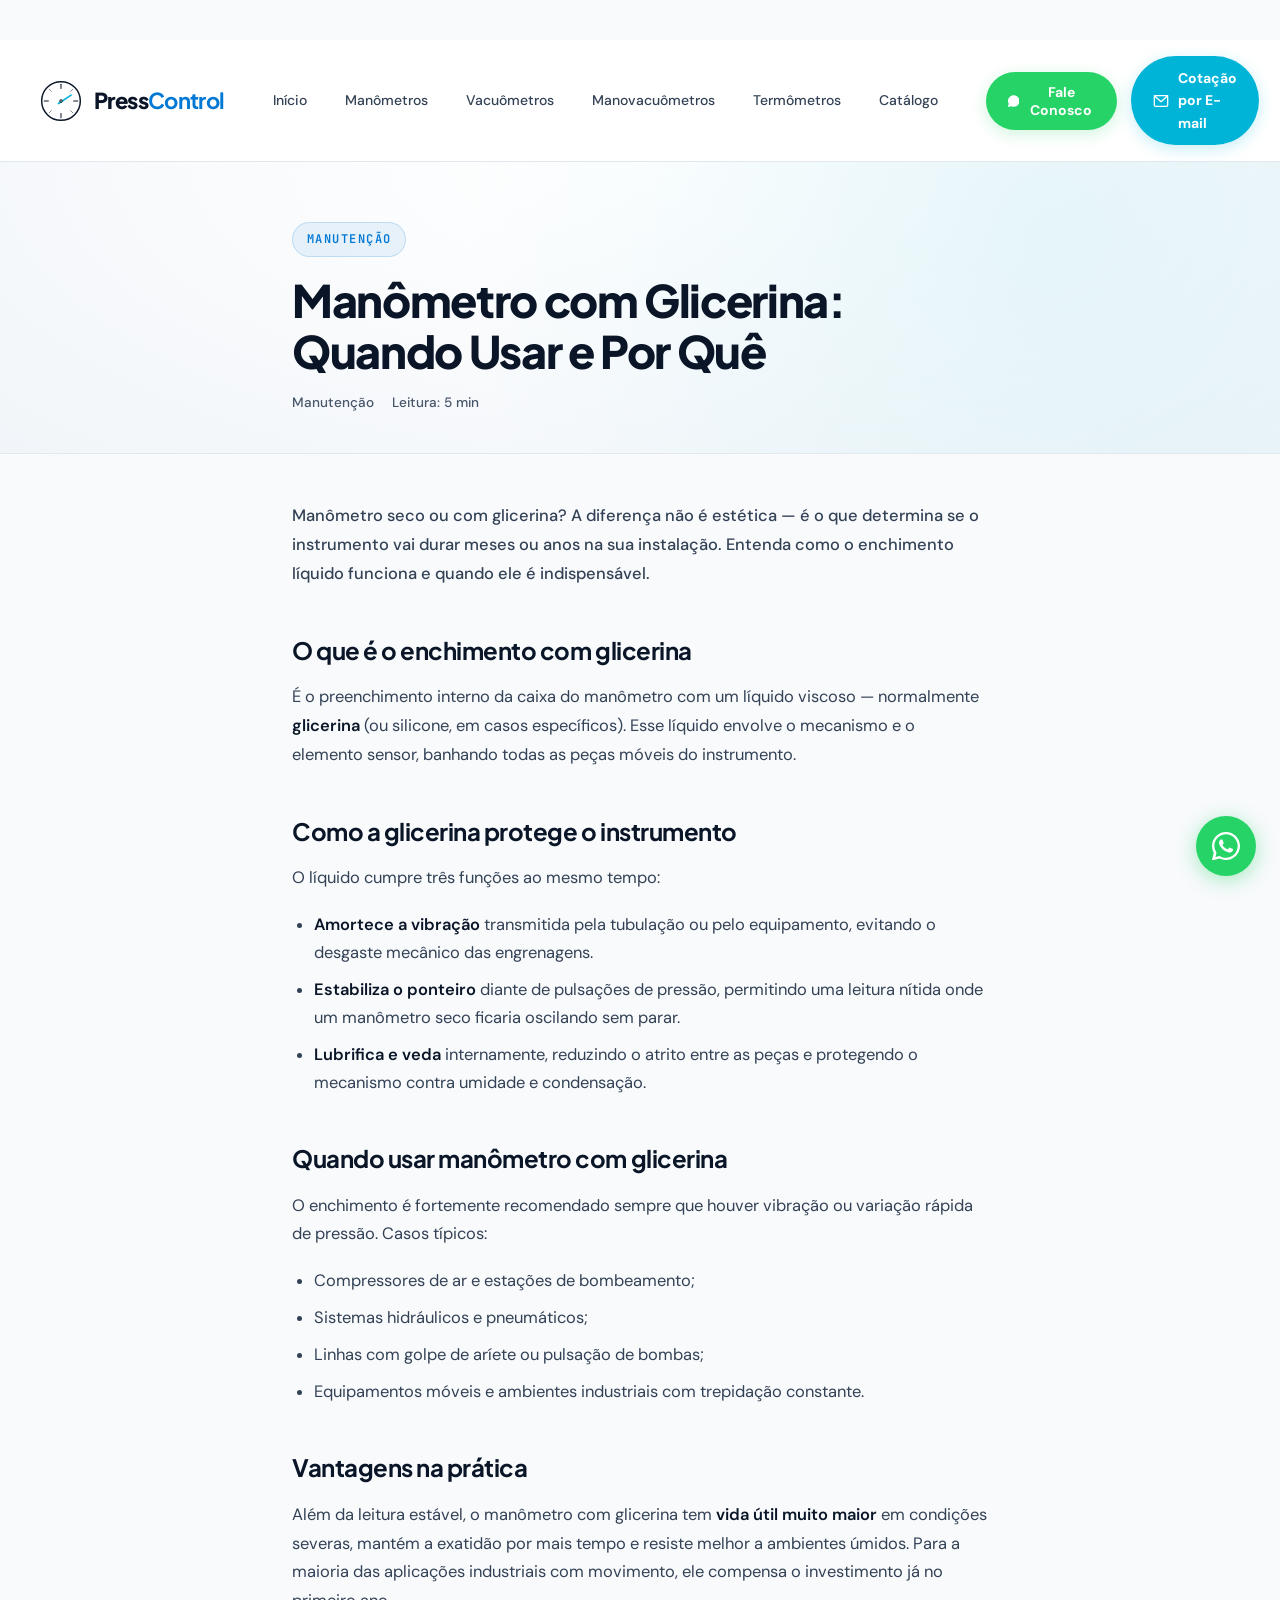
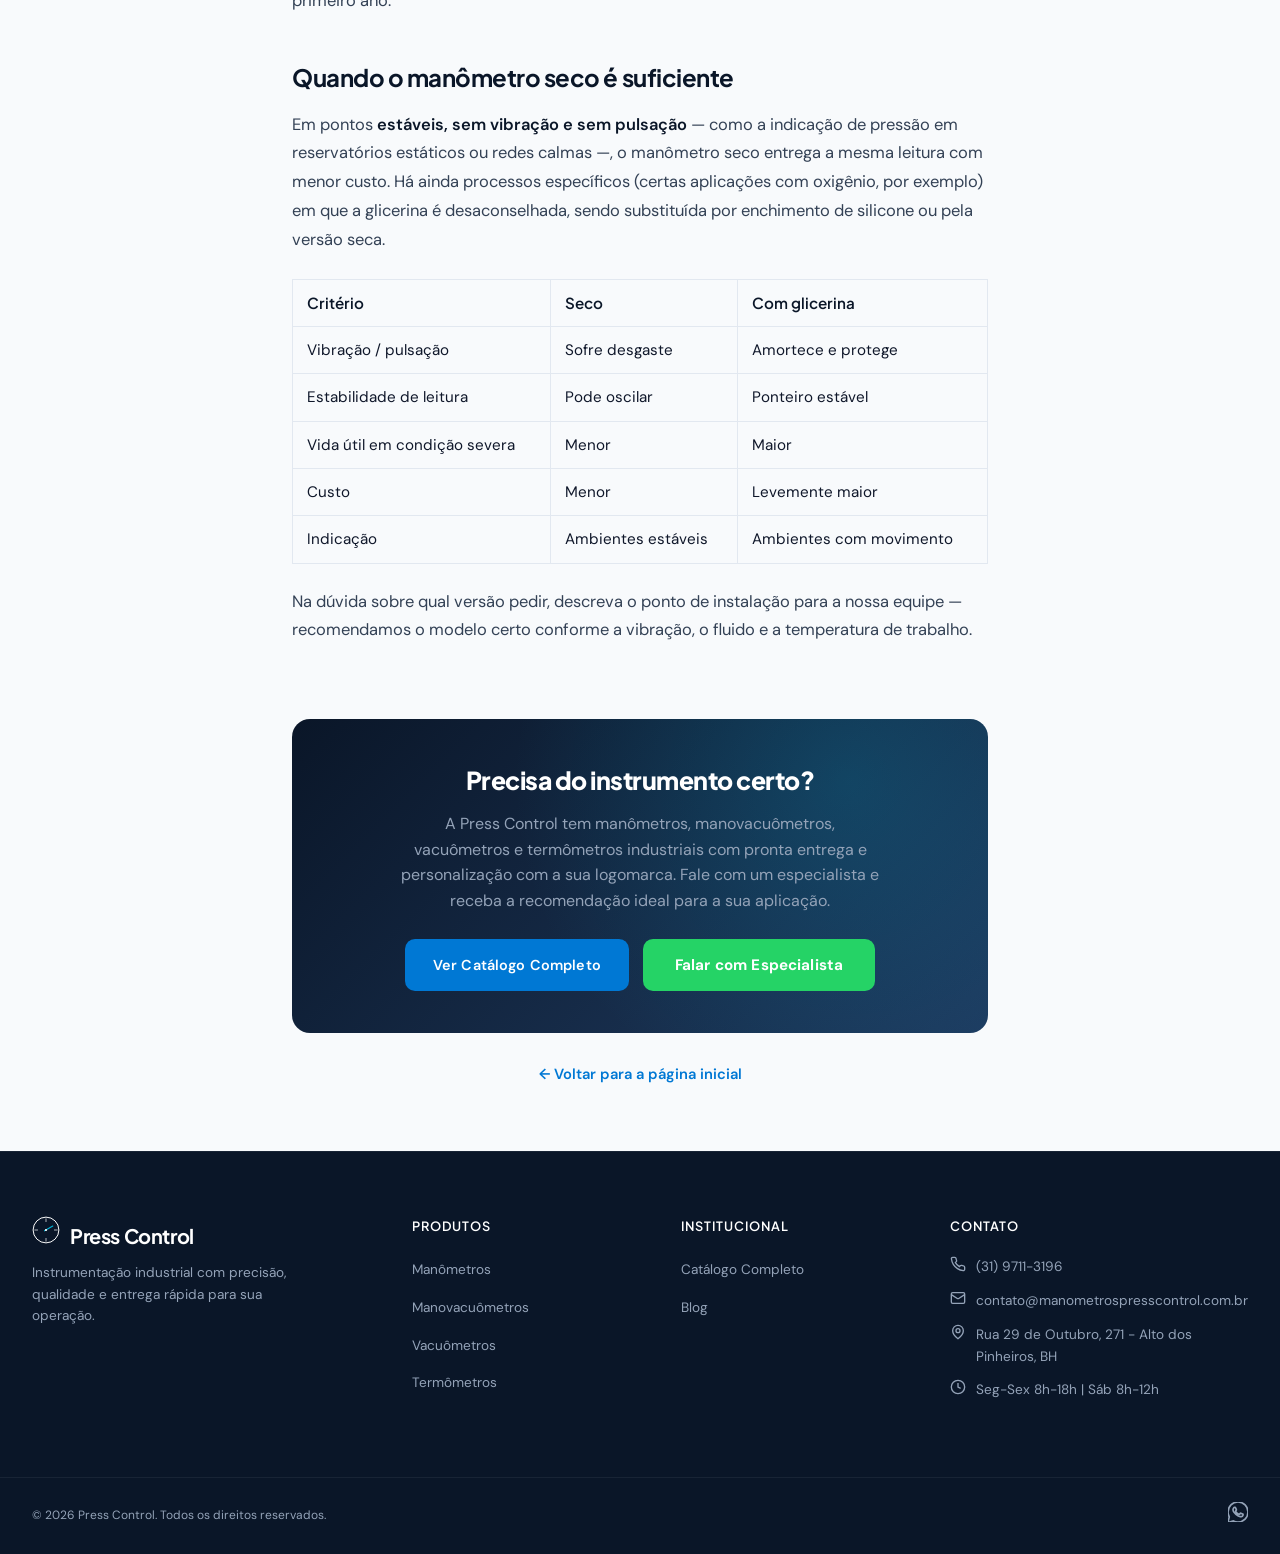
<file: blog-manometro-glicerina.html>
<!DOCTYPE html>
<html lang="pt-BR">
<head>
  <meta charset="UTF-8">
  <meta name="viewport" content="width=device-width, initial-scale=1.0">
  <!-- Google tag (gtag.js) — Google Ads -->
  <script async src="https://www.googletagmanager.com/gtag/js?id=AW-18211286792"></script>
  <script>
    window.dataLayer = window.dataLayer || [];
    function gtag(){dataLayer.push(arguments);}
    gtag('js', new Date());
    gtag('config', 'AW-18211286792');
  </script>
  <title>Manômetro com Glicerina: Quando Usar e Por Quê — Press Control</title>
  <meta name="description" content="Entenda a diferença entre manômetro seco e com glicerina, como o enchimento protege o instrumento e em quais aplicações cada tipo é indicado.">
  <link rel="canonical" href="https://manometrospresscontrol.com.br/blog-manometro-glicerina.html">
  <meta property="og:type" content="article">
  <meta property="og:site_name" content="Press Control">
  <meta property="og:locale" content="pt_BR">
  <meta property="og:title" content="Manômetro com Glicerina: Quando Usar e Por Quê">
  <meta property="og:description" content="Entenda a diferença entre manômetro seco e com glicerina, como o enchimento protege o instrumento e em quais aplicações cada tipo é indicado.">
  <meta property="og:url" content="https://manometrospresscontrol.com.br/blog-manometro-glicerina.html">
  <meta property="og:image" content="https://manometrospresscontrol.com.br/images/og-press-control.jpg">
  <meta name="twitter:card" content="summary_large_image">
  <meta name="twitter:title" content="Manômetro com Glicerina: Quando Usar e Por Quê">
  <meta name="twitter:description" content="Entenda a diferença entre manômetro seco e com glicerina, como o enchimento protege o instrumento e em quais aplicações cada tipo é indicado.">
  <meta name="twitter:image" content="https://manometrospresscontrol.com.br/images/og-press-control.jpg">
  <script type="application/ld+json">{"@context": "https://schema.org", "@graph": [{"@type": "Article", "headline": "Manômetro com Glicerina: Quando Usar e Por Quê", "description": "Entenda a diferença entre manômetro seco e com glicerina, como o enchimento protege o instrumento e em quais aplicações cada tipo é indicado.", "image": "https://manometrospresscontrol.com.br/images/og-press-control.jpg", "datePublished": "2026-06-02", "dateModified": "2026-06-02", "author": {"@type": "Organization", "name": "Press Control"}, "publisher": {"@type": "Organization", "name": "Press Control", "logo": {"@type": "ImageObject", "url": "https://manometrospresscontrol.com.br/images/og-press-control.jpg"}}, "mainEntityOfPage": {"@type": "WebPage", "@id": "https://manometrospresscontrol.com.br/blog-manometro-glicerina.html"}}, {"@type": "BreadcrumbList", "itemListElement": [{"@type": "ListItem", "position": 1, "name": "Início", "item": "https://manometrospresscontrol.com.br/"}, {"@type": "ListItem", "position": 2, "name": "Blog", "item": "https://manometrospresscontrol.com.br/index.html#blog"}, {"@type": "ListItem", "position": 3, "name": "Manômetro com Glicerina: Quando Usar e Por Quê", "item": "https://manometrospresscontrol.com.br/blog-manometro-glicerina.html"}]}]}</script>
  <link rel="icon" type="image/svg+xml" href="favicon.svg">
  <link rel="apple-touch-icon" href="favicon.svg">
  <meta name="theme-color" content="#FFFFFF">
  <link rel="preconnect" href="https://fonts.googleapis.com">
  <link rel="preconnect" href="https://fonts.gstatic.com" crossorigin>
  <link href="https://fonts.googleapis.com/css2?family=Plus+Jakarta+Sans:wght@600;700;800&family=DM+Sans:wght@400;500&family=JetBrains+Mono:wght@400&display=swap" rel="stylesheet">
  <style>
    *,*::before,*::after{margin:0;padding:0;box-sizing:border-box}
    :root{--navy:#0A1628;--navy-light:#152238;--steel-blue:#1E3A5F;--electric-blue:#0078D4;--electric-blue-hover:#0063b1;--cyan:#00B4D8;--slate-50:#F8FAFC;--slate-100:#F1F5F9;--slate-200:#E2E8F0;--slate-300:#CBD5E1;--slate-400:#94A3B8;--slate-600:#475569;--slate-700:#334155;--slate-900:#0F172A;--whatsapp:#25D366;--whatsapp-dark:#1DA851;--font-display:'Plus Jakarta Sans',system-ui,sans-serif;--font-body:'DM Sans',system-ui,sans-serif;--font-mono:'JetBrains Mono',ui-monospace,monospace}
    html{scroll-behavior:smooth;-webkit-font-smoothing:antialiased}
    body{font-family:var(--font-body);color:var(--navy);background:var(--slate-50);line-height:1.6;overflow-x:hidden}
    a{text-decoration:none;color:inherit}button{border:none;cursor:pointer;background:none;font-family:inherit}
    .whatsapp-float{position:fixed;bottom:24px;right:24px;z-index:999;width:60px;height:60px;background:var(--whatsapp);border-radius:50%;display:flex;align-items:center;justify-content:center;box-shadow:0 4px 20px rgba(37,211,102,.4)}
    .site-top .header{position:relative;background:rgba(255,255,255,.9);padding:16px 40px;z-index:60;border-bottom:1px solid var(--slate-200);backdrop-filter:blur(14px);-webkit-backdrop-filter:blur(14px)}
    .site-top .header__inner{max-width:1280px;margin:0 auto;display:flex;align-items:center;justify-content:space-between;gap:32px}
    .site-top .brand{display:flex;align-items:center;gap:12px}
    .site-top .brand__mark{display:flex;align-items:center;width:42px;height:42px;color:var(--navy)}
    .site-top .brand__name{font-family:var(--font-display);font-weight:800;font-size:22px;letter-spacing:-.028em;color:var(--navy)}
    .site-top .brand__name em{color:var(--electric-blue);font-style:normal;font-weight:700}
    .site-top .nav{display:flex;align-items:center;gap:6px}
    .site-top .nav a{padding:8px 16px;font-size:14px;font-weight:500;color:var(--slate-700);border-radius:8px;transition:background .18s,color .18s}
    .site-top .nav a:hover{color:var(--navy);background:var(--slate-100)}
    .site-top .header__cta{display:flex;align-items:center;gap:14px}
    .site-top .btn-wpp{display:inline-flex;align-items:center;gap:9px;background:var(--whatsapp);color:#fff;font-weight:700;font-size:14px;padding:11px 22px;border-radius:100px;transition:transform .2s,box-shadow .2s,background .2s;box-shadow:0 4px 16px rgba(37,211,102,.22)}
    .site-top .btn-wpp:hover{background:var(--whatsapp-dark);transform:translateY(-1px)}
    .site-top .btn-wpp svg{width:16px;height:16px}
    .site-top .btn-email{display:inline-flex;align-items:center;gap:9px;background:var(--cyan);color:#fff;font-weight:700;font-size:14px;padding:11px 22px;border-radius:100px;transition:transform .2s,box-shadow .2s,background .2s;box-shadow:0 4px 16px rgba(0,180,216,.22);text-decoration:none}
    .site-top .btn-email:hover{background:#0099b8;transform:translateY(-1px);box-shadow:0 8px 24px rgba(0,180,216,.32)}
    .site-top .btn-email svg{width:16px;height:16px;flex-shrink:0}
    .site-top .navbar__toggle{display:none;color:var(--navy);padding:8px;background:transparent;border:0;border-radius:8px}
    .article-hero{background:radial-gradient(ellipse at 50% 0%,#fff 0%,var(--slate-50) 55%,var(--slate-100) 100%);padding:60px 0 40px;border-bottom:1px solid var(--slate-200);position:relative;overflow:hidden}
    .article-hero__container{max-width:760px;margin:0 auto;padding:0 32px;position:relative;z-index:1}
    .article-hero__tag{display:inline-flex;align-items:center;gap:8px;font-family:var(--font-mono);font-size:12px;font-weight:600;color:var(--electric-blue);text-transform:uppercase;letter-spacing:.12em;margin-bottom:18px;background:rgba(0,120,212,.08);border:1px solid rgba(0,120,212,.18);padding:7px 14px;border-radius:100px}
    .article-hero__title{font-family:var(--font-display);font-weight:800;font-size:clamp(1.9rem,4vw,2.8rem);line-height:1.12;letter-spacing:-.03em;color:var(--navy);margin-bottom:16px}
    .article-hero__meta{display:flex;gap:18px;flex-wrap:wrap;font-size:.85rem;color:var(--slate-600);font-weight:500}
    @media(max-width:1100px){.site-top .nav,.site-top .header__cta{display:none}.site-top .navbar__toggle{display:inline-flex;align-items:center;justify-content:center}.site-top .header{padding:14px 20px}.article-hero{padding:34px 0 26px}.article-hero__container{padding:0 20px}}
  </style>
  <link rel="stylesheet" href="style.css?v=20260806b">
  <script src="script.js?v=20260806b" defer></script>
</head>
<body class="home-light">

  <svg width="0" height="0" style="position:absolute" aria-hidden="true"><defs>
    <symbol id="aperture" viewBox="0 0 100 100"><circle cx="50" cy="50" r="46" fill="none" stroke="currentColor" stroke-width="3.5"/><g stroke="currentColor" stroke-linecap="round"><line x1="50" y1="10" x2="50" y2="20" stroke-width="2.4"/><line x1="50" y1="80" x2="50" y2="90" stroke-width="2.4"/><line x1="10" y1="50" x2="20" y2="50" stroke-width="2.4"/><line x1="80" y1="50" x2="90" y2="50" stroke-width="2.4"/><line x1="22" y1="22" x2="27" y2="27" stroke-width="1.4" stroke-opacity=".85"/><line x1="73" y1="73" x2="78" y2="78" stroke-width="1.4" stroke-opacity=".85"/><line x1="78" y1="22" x2="73" y2="27" stroke-width="1.4" stroke-opacity=".85"/><line x1="22" y1="78" x2="27" y2="73" stroke-width="1.4" stroke-opacity=".85"/></g><line x1="44" y1="56" x2="74" y2="36" stroke="#00B4D8" stroke-width="4" stroke-linecap="round"/><circle cx="50" cy="50" r="4" fill="currentColor"/><circle cx="50" cy="50" r="1.6" fill="#F8FAFC"/></symbol>
  </defs></svg>

  <div class="site-top">
  <header class="header"><div class="header__inner">
    <a href="index.html" class="brand"><span class="brand__mark"><svg width="42" height="42"><use href="#aperture"/></svg></span><span class="brand__name">Press<em>Control</em></span></a>
    <nav class="nav">
      <a href="index.html#categorias">Início</a>
      <a href="catalogo.html?categoria=manometros">Manômetros</a>
      <a href="catalogo.html?categoria=vacuometros">Vacuômetros</a>
      <a href="catalogo.html?categoria=manovacuometros">Manovacuômetros</a>
      <a href="catalogo.html?categoria=termometros">Termômetros</a>
      <a href="catalogo.html">Catálogo</a>
    </nav>
    <div class="header__cta"><button class="btn-wpp wa-btn" data-msg="preciso de ajuda" type="button"><svg viewBox="0 0 24 24" fill="currentColor"><path d="M12 0C5.373 0 0 5.373 0 12c0 2.111.553 4.094 1.515 5.818L.057 23.64a.5.5 0 0 0 .603.603l5.822-1.458A11.948 11.948 0 0 0 12 24c6.627 0 12-5.373 12-12S18.627 0 12 0z"/></svg> Fale Conosco</button><a class="btn-email" href="mailto:contato@manometrospresscontrol.com.br"><svg viewBox="0 0 24 24" fill="none" stroke="currentColor" stroke-width="2" stroke-linecap="round" stroke-linejoin="round"><rect x="2" y="4" width="20" height="16" rx="2"/><polyline points="2,4 12,13 22,4"/></svg> Cotação por E-mail</a></div>
    <button class="navbar__toggle" type="button" aria-label="Abrir menu" aria-expanded="false" aria-controls="mobileMenu"><svg width="24" height="24" viewBox="0 0 24 24" fill="none" stroke="currentColor" stroke-width="2" stroke-linecap="round"><line x1="4" y1="7" x2="20" y2="7"/><line x1="4" y1="12" x2="20" y2="12"/><line x1="4" y1="17" x2="20" y2="17"/></svg></button>
  </div></header>
  </div>

  <header class="article-hero"><div class="article-hero__container">
    <span class="article-hero__tag">Manutenção</span>
    <h1 class="article-hero__title">Manômetro com Glicerina: Quando Usar e Por Quê</h1>
    <div class="article-hero__meta"><span>Manutenção</span><span>Leitura: 5 min</span></div>
  </div></header>

  <article class="article">
    <p class="article__lead">Manômetro seco ou com glicerina? A diferença não é estética — é o que determina se o instrumento vai durar meses ou anos na sua instalação. Entenda como o enchimento líquido funciona e quando ele é indispensável.</p>

    <h2>O que é o enchimento com glicerina</h2>
    <p>É o preenchimento interno da caixa do manômetro com um líquido viscoso — normalmente <strong>glicerina</strong> (ou silicone, em casos específicos). Esse líquido envolve o mecanismo e o elemento sensor, banhando todas as peças móveis do instrumento.</p>

    <h2>Como a glicerina protege o instrumento</h2>
    <p>O líquido cumpre três funções ao mesmo tempo:</p>
    <ul>
      <li><strong>Amortece a vibração</strong> transmitida pela tubulação ou pelo equipamento, evitando o desgaste mecânico das engrenagens.</li>
      <li><strong>Estabiliza o ponteiro</strong> diante de pulsações de pressão, permitindo uma leitura nítida onde um manômetro seco ficaria oscilando sem parar.</li>
      <li><strong>Lubrifica e veda</strong> internamente, reduzindo o atrito entre as peças e protegendo o mecanismo contra umidade e condensação.</li>
    </ul>

    <h2>Quando usar manômetro com glicerina</h2>
    <p>O enchimento é fortemente recomendado sempre que houver vibração ou variação rápida de pressão. Casos típicos:</p>
    <ul>
      <li>Compressores de ar e estações de bombeamento;</li>
      <li>Sistemas hidráulicos e pneumáticos;</li>
      <li>Linhas com golpe de aríete ou pulsação de bombas;</li>
      <li>Equipamentos móveis e ambientes industriais com trepidação constante.</li>
    </ul>

    <h2>Vantagens na prática</h2>
    <p>Além da leitura estável, o manômetro com glicerina tem <strong>vida útil muito maior</strong> em condições severas, mantém a exatidão por mais tempo e resiste melhor a ambientes úmidos. Para a maioria das aplicações industriais com movimento, ele compensa o investimento já no primeiro ano.</p>

    <h2>Quando o manômetro seco é suficiente</h2>
    <p>Em pontos <strong>estáveis, sem vibração e sem pulsação</strong> — como a indicação de pressão em reservatórios estáticos ou redes calmas —, o manômetro seco entrega a mesma leitura com menor custo. Há ainda processos específicos (certas aplicações com oxigênio, por exemplo) em que a glicerina é desaconselhada, sendo substituída por enchimento de silicone ou pela versão seca.</p>

    <table class="article__table">
      <tr><th>Critério</th><th>Seco</th><th>Com glicerina</th></tr>
      <tr><td>Vibração / pulsação</td><td>Sofre desgaste</td><td>Amortece e protege</td></tr>
      <tr><td>Estabilidade de leitura</td><td>Pode oscilar</td><td>Ponteiro estável</td></tr>
      <tr><td>Vida útil em condição severa</td><td>Menor</td><td>Maior</td></tr>
      <tr><td>Custo</td><td>Menor</td><td>Levemente maior</td></tr>
      <tr><td>Indicação</td><td>Ambientes estáveis</td><td>Ambientes com movimento</td></tr>
    </table>

    <p>Na dúvida sobre qual versão pedir, descreva o ponto de instalação para a nossa equipe — recomendamos o modelo certo conforme a vibração, o fluido e a temperatura de trabalho.</p>
  </article>

  <section class="article-cta"><div class="article-cta__box">
    <h2 class="article-cta__title">Precisa do instrumento certo?</h2>
    <p class="article-cta__text">A Press Control tem manômetros, manovacuômetros, vacuômetros e termômetros industriais com pronta entrega e personalização com a sua logomarca. Fale com um especialista e receba a recomendação ideal para a sua aplicação.</p>
    <div class="article-cta__actions"><a href="catalogo.html" class="btn btn--primary">Ver Catálogo Completo</a><button class="btn btn--whatsapp-solid wa-btn" data-msg="quero ajuda para escolher entre manômetro seco ou com glicerina" type="button">Falar com Especialista</button></div>
  </div></section>
  <div class="article-back"><a href="index.html">← Voltar para a página inicial</a></div>

  <footer class="footer"><div class="footer__main"><div class="footer__container">
    <div class="footer__col footer__col--about"><a href="index.html" class="pc-logo footer__logo"><svg class="pc-mark" width="28" height="28" viewBox="0 0 100 100" aria-hidden="true"><g stroke="currentColor" fill="none"><circle cx="50" cy="50" r="46" stroke-width="3.5"/><g stroke-linecap="round"><line x1="50" y1="20" x2="50" y2="10" stroke-width="2.4"/><line x1="80" y1="50" x2="90" y2="50" stroke-width="2.4"/><line x1="50" y1="80" x2="50" y2="90" stroke-width="2.4"/><line x1="20" y1="50" x2="10" y2="50" stroke-width="2.4"/></g><line class="pc-mark__needle" x1="44.8" y1="53" x2="74.25" y2="36" stroke-width="4" stroke-linecap="round"/></g><circle cx="50" cy="50" r="4" fill="currentColor"/><circle cx="50" cy="50" r="1.6" fill="#F8FAFC"/></svg><span class="pc-wordmark">Press Control</span></a><p class="footer__about-text">Instrumentação industrial com precisão, qualidade e entrega rápida para sua operação.</p></div>
    <div class="footer__col"><h4 class="footer__col-title">Produtos</h4><ul class="footer__links"><li><a href="catalogo.html?categoria=manometros">Manômetros</a></li><li><a href="catalogo.html?categoria=manovacuometros">Manovacuômetros</a></li><li><a href="catalogo.html?categoria=vacuometros">Vacuômetros</a></li><li><a href="catalogo.html?categoria=termometros">Termômetros</a></li></ul></div>
    <div class="footer__col"><h4 class="footer__col-title">Institucional</h4><ul class="footer__links"><li><a href="catalogo.html">Catálogo Completo</a></li><li><a href="index.html#blog">Blog</a></li></ul></div>
    <div class="footer__col"><h4 class="footer__col-title">Contato</h4>
      <div class="footer__contact-item"><svg width="16" height="16" viewBox="0 0 24 24" fill="none" stroke="currentColor" stroke-width="2"><path d="M22 16.92v3a2 2 0 0 1-2.18 2 19.79 19.79 0 0 1-8.63-3.07 19.5 19.5 0 0 1-6-6 19.79 19.79 0 0 1-3.07-8.67A2 2 0 0 1 4.11 2h3a2 2 0 0 1 2 1.72c.127.96.361 1.903.7 2.81a2 2 0 0 1-.45 2.11L8.09 9.91a16 16 0 0 0 6 6l1.27-1.27a2 2 0 0 1 2.11-.45c.907.339 1.85.573 2.81.7A2 2 0 0 1 22 16.92z"/></svg><span>(31) 9711-3196</span></div>
      <div class="footer__contact-item"><svg width="16" height="16" viewBox="0 0 24 24" fill="none" stroke="currentColor" stroke-width="2"><rect width="20" height="16" x="2" y="4" rx="2"/><path d="m22 7-8.97 5.7a1.94 1.94 0 0 1-2.06 0L2 7"/></svg><a href="mailto:contato@manometrospresscontrol.com.br">contato@manometrospresscontrol.com.br</a></div>
      <div class="footer__contact-item"><svg width="16" height="16" viewBox="0 0 24 24" fill="none" stroke="currentColor" stroke-width="2"><path d="M20 10c0 6-8 12-8 12s-8-6-8-12a8 8 0 0 1 16 0Z"/><circle cx="12" cy="10" r="3"/></svg><span>Rua 29 de Outubro, 271 - Alto dos Pinheiros, BH</span></div>
      <div class="footer__contact-item"><svg width="16" height="16" viewBox="0 0 24 24" fill="none" stroke="currentColor" stroke-width="2"><circle cx="12" cy="12" r="10"/><polyline points="12 6 12 12 16 14"/></svg><span>Seg-Sex 8h-18h | Sáb 8h-12h</span></div>
    </div>
  </div></div><div class="footer__bar"><div class="footer__bar-container"><span class="footer__copyright">© 2026 Press Control. Todos os direitos reservados.</span><div class="footer__social"><a class="wa-btn" data-msg="preciso de ajuda" href="https://wa.me/553197113196" aria-label="WhatsApp" target="_blank" rel="noopener"><svg width="20" height="20" viewBox="0 0 24 24" fill="none" stroke="currentColor" stroke-width="2"><path d="M17.472 14.382c-.297-.149-1.758-.867-2.03-.967-.273-.099-.471-.148-.67.15-.197.297-.767.966-.94 1.164-.173.199-.347.223-.644.075-.297-.15-1.255-.463-2.39-1.475-.883-.788-1.48-1.761-1.653-2.059-.173-.297-.018-.458.13-.606.134-.133.298-.347.446-.52.149-.174.198-.298.298-.497.099-.198.05-.371-.025-.52-.075-.149-.669-1.612-.916-2.207-.242-.579-.487-.5-.669-.51l-.57-.01c-.198 0-.52.074-.792.372-.272.297-1.04 1.016-1.04 2.479 0 1.462 1.065 2.875 1.213 3.074.149.198 2.096 3.2 5.077 4.487.709.306 1.262.489 1.694.625.712.227 1.36.195 1.871.118.571-.085 1.758-.719 2.006-1.413.248-.694.248-1.289.173-1.413-.074-.124-.272-.198-.57-.347z"/><path d="M12 0C5.373 0 0 5.373 0 12c0 2.111.553 4.094 1.515 5.818L.057 23.64a.5.5 0 00.603.603l5.822-1.458A11.948 11.948 0 0012 24c6.627 0 12-5.373 12-12S18.627 0 12 0z"/></svg></a></div></div></div></footer>

  <div class="mobile-menu" id="mobileMenu" aria-hidden="true"><div class="mobile-menu__backdrop"></div><aside class="mobile-menu__panel">
    <div class="mobile-menu__header"><a href="index.html" class="pc-logo navbar__logo"><svg class="pc-mark" width="28" height="28" viewBox="0 0 100 100" aria-hidden="true"><g stroke="currentColor" fill="none"><circle cx="50" cy="50" r="46" stroke-width="3.5"/><g stroke-linecap="round"><line x1="50" y1="20" x2="50" y2="10" stroke-width="2.4"/><line x1="80" y1="50" x2="90" y2="50" stroke-width="2.4"/><line x1="50" y1="80" x2="50" y2="90" stroke-width="2.4"/><line x1="20" y1="50" x2="10" y2="50" stroke-width="2.4"/></g><line class="pc-mark__needle" x1="44.8" y1="53" x2="74.25" y2="36" stroke-width="4" stroke-linecap="round"/></g><circle cx="50" cy="50" r="4" fill="currentColor"/><circle cx="50" cy="50" r="1.6" fill="#F8FAFC"/></svg><span class="pc-wordmark">Press Control</span></a><button class="mobile-menu__close" type="button" aria-label="Fechar menu">&times;</button></div>
    <nav class="mobile-menu__nav"><a href="index.html">Início</a><a href="catalogo.html?categoria=manometros">Manômetros</a><a href="catalogo.html?categoria=vacuometros">Vacuômetros</a><a href="catalogo.html?categoria=manovacuometros">Manovacuômetros</a><a href="catalogo.html?categoria=termometros">Termômetros</a><a href="catalogo.html">Catálogo Completo</a></nav>
    <div class="mobile-menu__footer"><button class="btn btn--whatsapp wa-btn" data-msg="preciso de ajuda" type="button">Falar no WhatsApp</button><a href="tel:+553197113196" class="mobile-menu__phone">(31) 9711-3196</a></div>
  </aside></div>

  <button class="whatsapp-float wa-btn" type="button" data-msg="preciso de ajuda" aria-label="WhatsApp"><svg width="28" height="28" viewBox="0 0 24 24" fill="#fff"><path d="M17.472 14.382c-.297-.149-1.758-.867-2.03-.967-.273-.099-.471-.148-.67.15-.197.297-.767.966-.94 1.164-.173.199-.347.223-.644.075-.297-.15-1.255-.463-2.39-1.475-.883-.788-1.48-1.761-1.653-2.059-.173-.297-.018-.458.13-.606.134-.133.298-.347.446-.52.149-.174.198-.298.298-.497.099-.198.05-.371-.025-.52-.075-.149-.669-1.612-.916-2.207-.242-.579-.487-.5-.669-.51l-.57-.01c-.198 0-.52.074-.792.372-.272.297-1.04 1.016-1.04 2.479 0 1.462 1.065 2.875 1.213 3.074.149.198 2.096 3.2 5.077 4.487.709.306 1.262.489 1.694.625.712.227 1.36.195 1.871.118.571-.085 1.758-.719 2.006-1.413.248-.694.248-1.289.173-1.413-.074-.124-.272-.198-.57-.347z"/><path d="M12 0C5.373 0 0 5.373 0 12c0 2.111.553 4.094 1.515 5.818L.057 23.64a.5.5 0 00.603.603l5.822-1.458A11.948 11.948 0 0012 24c6.627 0 12-5.373 12-12S18.627 0 12 0zm0 22c-1.82 0-3.543-.476-5.036-1.308l-.352-.206-3.65.914.914-3.65-.206-.352A9.96 9.96 0 012 12C2 6.486 6.486 2 12 2s10 4.486 10 10-4.486 10-10 10z"/></svg></button>

  <div class="wa-modal" id="waModal"><div class="wa-modal__backdrop"></div><div class="wa-modal__content"><button class="wa-modal__close" type="button">&times;</button>
    <div class="wa-modal__icon"><svg width="40" height="40" viewBox="0 0 24 24" fill="#25D366"><path d="M12 0C5.373 0 0 5.373 0 12c0 2.111.553 4.094 1.515 5.818L.057 23.64a.5.5 0 00.603.603l5.822-1.458A11.948 11.948 0 0012 24c6.627 0 12-5.373 12-12S18.627 0 12 0z"/></svg></div>
    <h3 class="wa-modal__title">Fale com um especialista</h3><p class="wa-modal__subtitle" id="waModalSubtitle">Preencha seus dados para iniciar o atendimento</p>
    <form class="wa-modal__form" id="waForm"><input type="hidden" id="waProduct" value=""><input type="hidden" id="waSpecs" value=""><input type="hidden" id="waMsg" value=""><input type="hidden" id="waAction" value="">
      <div class="wa-modal__field"><label for="waName">Seu nome</label><input type="text" id="waName" placeholder="Ex: João Silva" required autocomplete="name"></div>
      <div class="wa-modal__field"><label for="waPhone">Seu telefone</label><input type="tel" id="waPhone" placeholder="(31) 99999-9999" required autocomplete="tel"></div>
      <button type="submit" class="wa-modal__submit"><svg viewBox="0 0 24 24" fill="currentColor"><path d="M12 0C5.373 0 0 5.373 0 12c0 2.111.553 4.094 1.515 5.818L.057 23.64a.5.5 0 0 0 .603.603l5.822-1.458A11.948 11.948 0 0 0 12 24c6.627 0 12-5.373 12-12S18.627 0 12 0z"/></svg> <span id="waSubmitLabel">Iniciar Conversa no WhatsApp</span></button>
    </form></div></div>

</body>
</html>
</file>
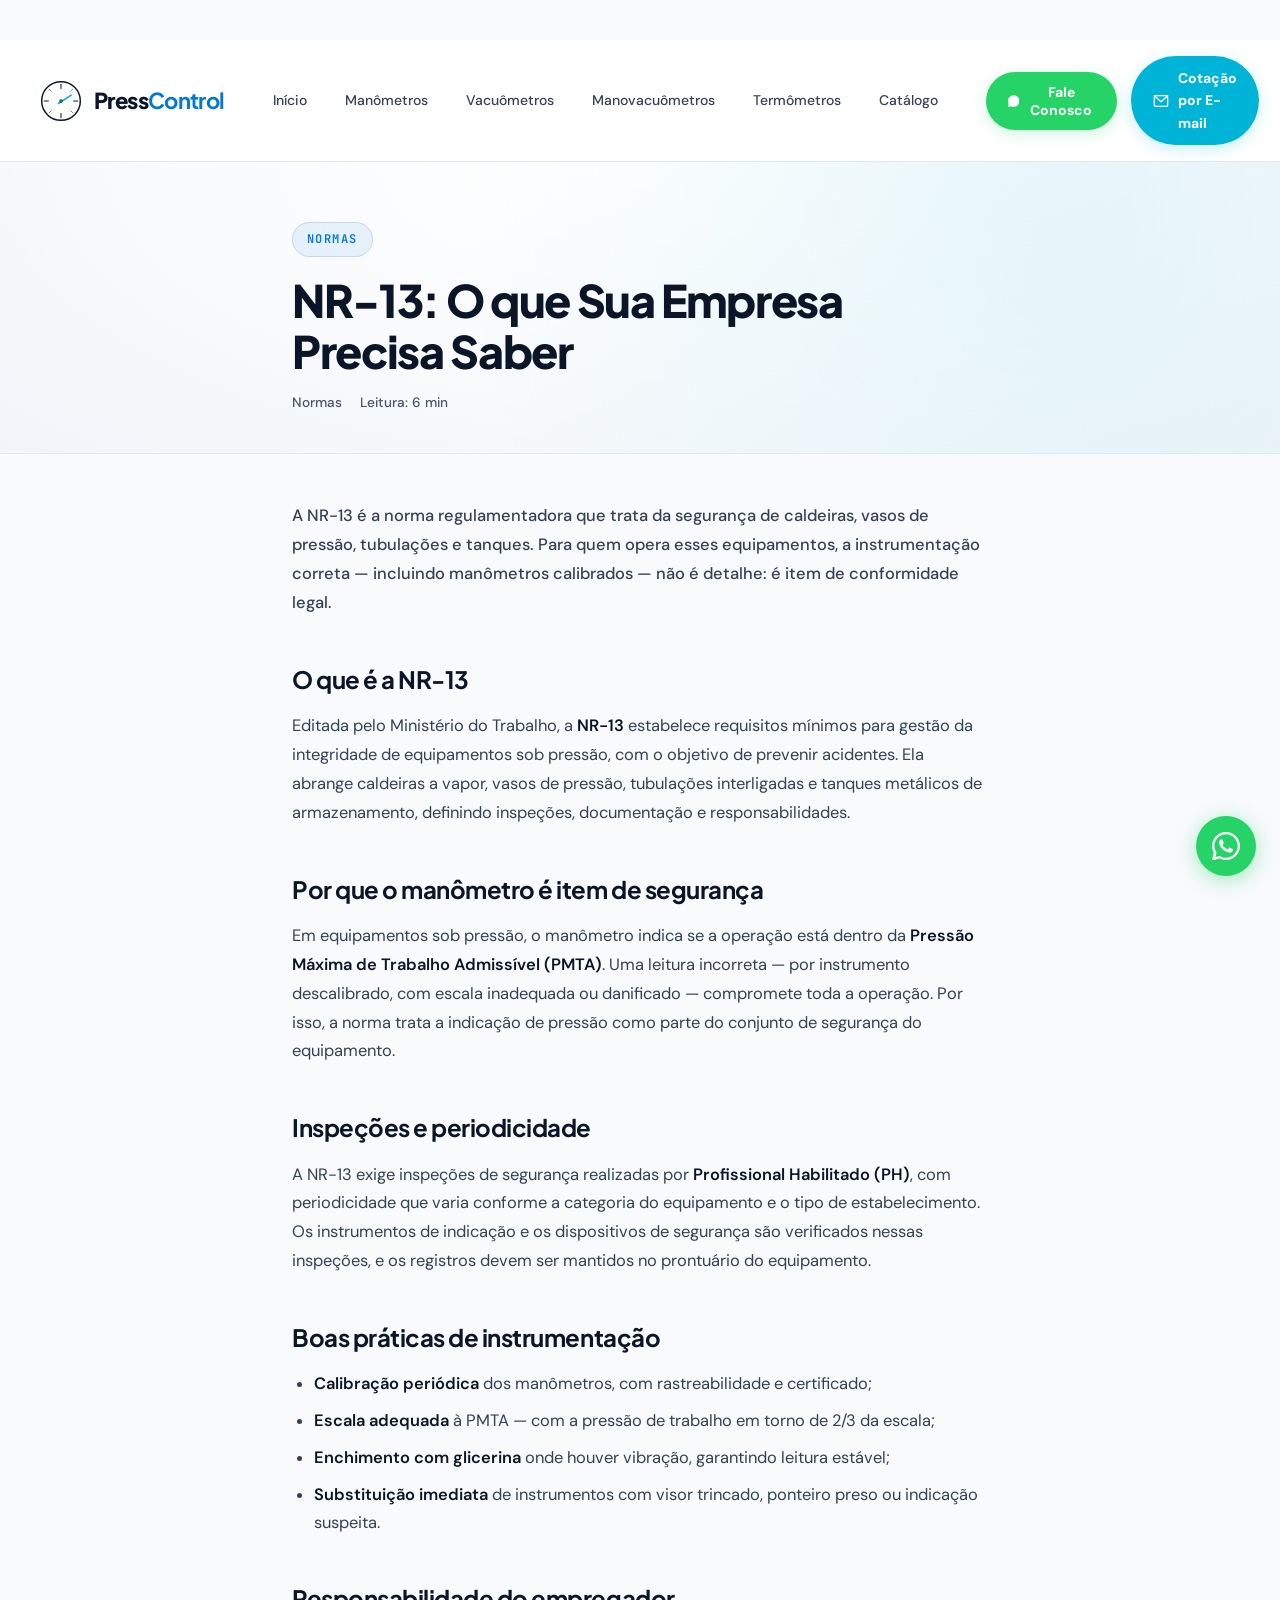
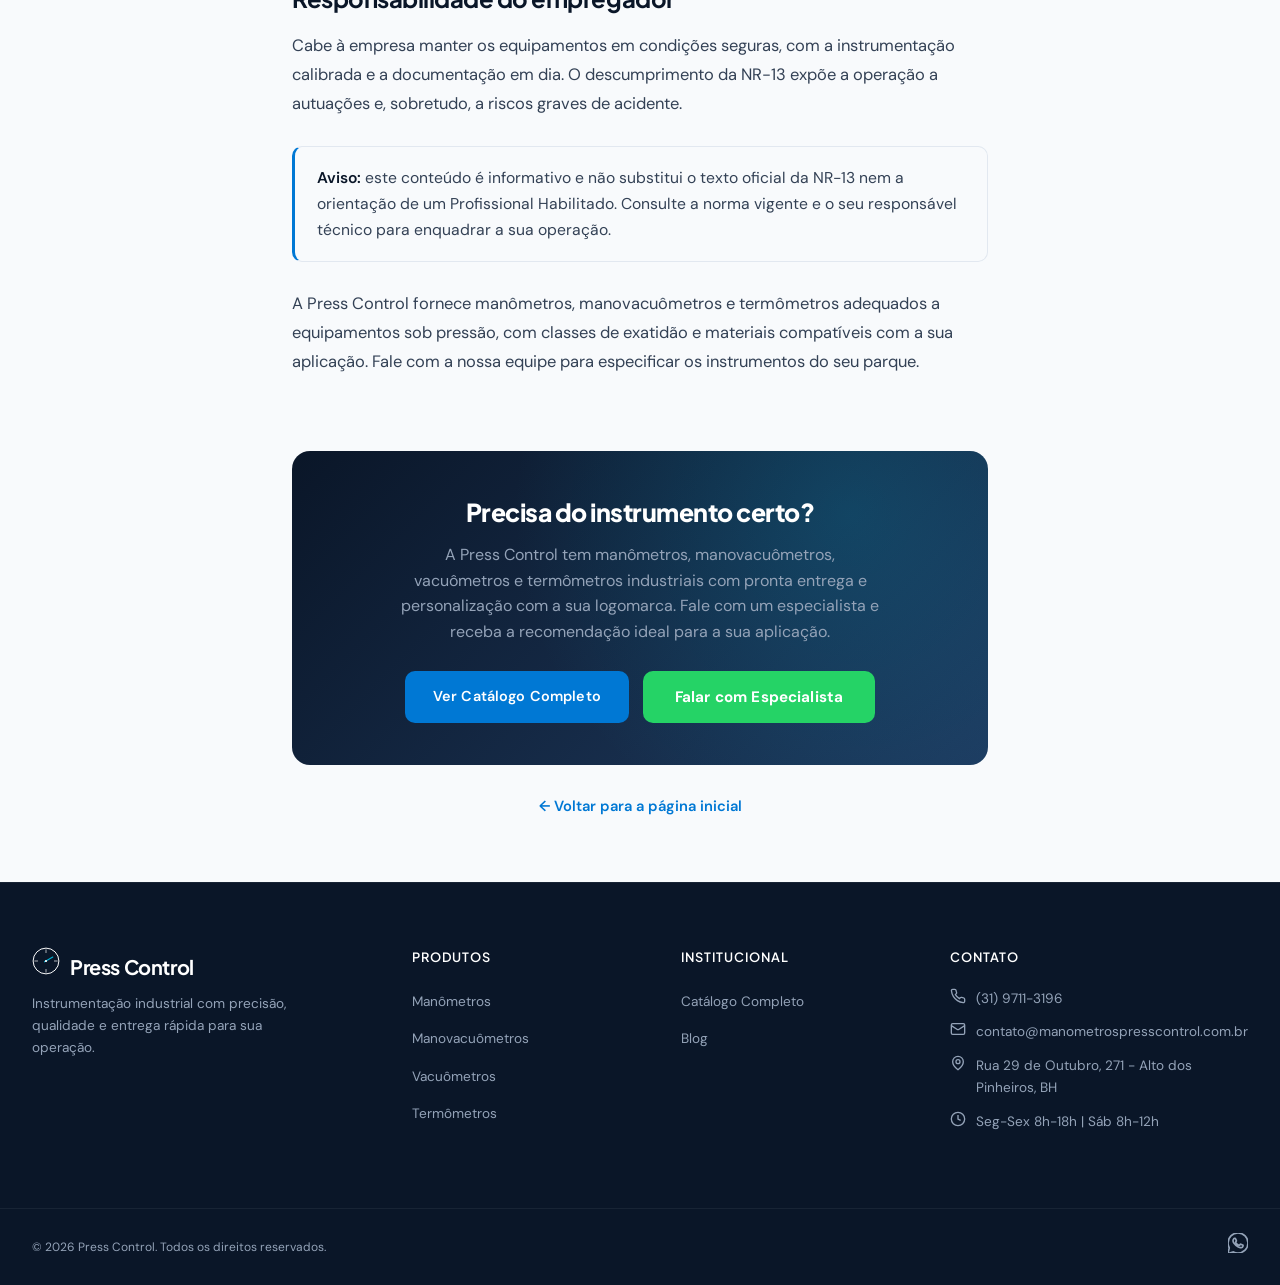
<file: blog-nr13.html>
<!DOCTYPE html>
<html lang="pt-BR">
<head>
  <meta charset="UTF-8">
  <meta name="viewport" content="width=device-width, initial-scale=1.0">
  <!-- Google tag (gtag.js) — Google Ads -->
  <script async src="https://www.googletagmanager.com/gtag/js?id=AW-18211286792"></script>
  <script>
    window.dataLayer = window.dataLayer || [];
    function gtag(){dataLayer.push(arguments);}
    gtag('js', new Date());
    gtag('config', 'AW-18211286792');
  </script>
  <title>NR-13: O que Sua Empresa Precisa Saber — Press Control</title>
  <meta name="description" content="Entenda a NR-13, a norma de segurança de caldeiras e vasos de pressão, e o papel dos manômetros calibrados na conformidade da sua operação.">
  <link rel="canonical" href="https://manometrospresscontrol.com.br/blog-nr13.html">
  <meta property="og:type" content="article">
  <meta property="og:site_name" content="Press Control">
  <meta property="og:locale" content="pt_BR">
  <meta property="og:title" content="NR-13: O que Sua Empresa Precisa Saber">
  <meta property="og:description" content="Entenda a NR-13, a norma de segurança de caldeiras e vasos de pressão, e o papel dos manômetros calibrados na conformidade da sua operação.">
  <meta property="og:url" content="https://manometrospresscontrol.com.br/blog-nr13.html">
  <meta property="og:image" content="https://manometrospresscontrol.com.br/images/og-press-control.jpg">
  <meta name="twitter:card" content="summary_large_image">
  <meta name="twitter:title" content="NR-13: O que Sua Empresa Precisa Saber">
  <meta name="twitter:description" content="Entenda a NR-13, a norma de segurança de caldeiras e vasos de pressão, e o papel dos manômetros calibrados na conformidade da sua operação.">
  <meta name="twitter:image" content="https://manometrospresscontrol.com.br/images/og-press-control.jpg">
  <script type="application/ld+json">{"@context": "https://schema.org", "@graph": [{"@type": "Article", "headline": "NR-13: O que Sua Empresa Precisa Saber", "description": "Entenda a NR-13, a norma de segurança de caldeiras e vasos de pressão, e o papel dos manômetros calibrados na conformidade da sua operação.", "image": "https://manometrospresscontrol.com.br/images/og-press-control.jpg", "datePublished": "2026-06-02", "dateModified": "2026-06-02", "author": {"@type": "Organization", "name": "Press Control"}, "publisher": {"@type": "Organization", "name": "Press Control", "logo": {"@type": "ImageObject", "url": "https://manometrospresscontrol.com.br/images/og-press-control.jpg"}}, "mainEntityOfPage": {"@type": "WebPage", "@id": "https://manometrospresscontrol.com.br/blog-nr13.html"}}, {"@type": "BreadcrumbList", "itemListElement": [{"@type": "ListItem", "position": 1, "name": "Início", "item": "https://manometrospresscontrol.com.br/"}, {"@type": "ListItem", "position": 2, "name": "Blog", "item": "https://manometrospresscontrol.com.br/index.html#blog"}, {"@type": "ListItem", "position": 3, "name": "NR-13: O que Sua Empresa Precisa Saber", "item": "https://manometrospresscontrol.com.br/blog-nr13.html"}]}]}</script>
  <link rel="icon" type="image/svg+xml" href="favicon.svg">
  <link rel="apple-touch-icon" href="favicon.svg">
  <meta name="theme-color" content="#FFFFFF">
  <link rel="preconnect" href="https://fonts.googleapis.com">
  <link rel="preconnect" href="https://fonts.gstatic.com" crossorigin>
  <link href="https://fonts.googleapis.com/css2?family=Plus+Jakarta+Sans:wght@600;700;800&family=DM+Sans:wght@400;500&family=JetBrains+Mono:wght@400&display=swap" rel="stylesheet">
  <style>
    *,*::before,*::after{margin:0;padding:0;box-sizing:border-box}
    :root{--navy:#0A1628;--navy-light:#152238;--steel-blue:#1E3A5F;--electric-blue:#0078D4;--electric-blue-hover:#0063b1;--cyan:#00B4D8;--slate-50:#F8FAFC;--slate-100:#F1F5F9;--slate-200:#E2E8F0;--slate-300:#CBD5E1;--slate-400:#94A3B8;--slate-600:#475569;--slate-700:#334155;--slate-900:#0F172A;--whatsapp:#25D366;--whatsapp-dark:#1DA851;--font-display:'Plus Jakarta Sans',system-ui,sans-serif;--font-body:'DM Sans',system-ui,sans-serif;--font-mono:'JetBrains Mono',ui-monospace,monospace}
    html{scroll-behavior:smooth;-webkit-font-smoothing:antialiased}
    body{font-family:var(--font-body);color:var(--navy);background:var(--slate-50);line-height:1.6;overflow-x:hidden}
    a{text-decoration:none;color:inherit}button{border:none;cursor:pointer;background:none;font-family:inherit}
    .whatsapp-float{position:fixed;bottom:24px;right:24px;z-index:999;width:60px;height:60px;background:var(--whatsapp);border-radius:50%;display:flex;align-items:center;justify-content:center;box-shadow:0 4px 20px rgba(37,211,102,.4)}
    .site-top .header{position:relative;background:rgba(255,255,255,.9);padding:16px 40px;z-index:60;border-bottom:1px solid var(--slate-200);backdrop-filter:blur(14px);-webkit-backdrop-filter:blur(14px)}
    .site-top .header__inner{max-width:1280px;margin:0 auto;display:flex;align-items:center;justify-content:space-between;gap:32px}
    .site-top .brand{display:flex;align-items:center;gap:12px}
    .site-top .brand__mark{display:flex;align-items:center;width:42px;height:42px;color:var(--navy)}
    .site-top .brand__name{font-family:var(--font-display);font-weight:800;font-size:22px;letter-spacing:-.028em;color:var(--navy)}
    .site-top .brand__name em{color:var(--electric-blue);font-style:normal;font-weight:700}
    .site-top .nav{display:flex;align-items:center;gap:6px}
    .site-top .nav a{padding:8px 16px;font-size:14px;font-weight:500;color:var(--slate-700);border-radius:8px;transition:background .18s,color .18s}
    .site-top .nav a:hover{color:var(--navy);background:var(--slate-100)}
    .site-top .header__cta{display:flex;align-items:center;gap:14px}
    .site-top .btn-wpp{display:inline-flex;align-items:center;gap:9px;background:var(--whatsapp);color:#fff;font-weight:700;font-size:14px;padding:11px 22px;border-radius:100px;transition:transform .2s,box-shadow .2s,background .2s;box-shadow:0 4px 16px rgba(37,211,102,.22)}
    .site-top .btn-wpp:hover{background:var(--whatsapp-dark);transform:translateY(-1px)}
    .site-top .btn-wpp svg{width:16px;height:16px}
    .site-top .btn-email{display:inline-flex;align-items:center;gap:9px;background:var(--cyan);color:#fff;font-weight:700;font-size:14px;padding:11px 22px;border-radius:100px;transition:transform .2s,box-shadow .2s,background .2s;box-shadow:0 4px 16px rgba(0,180,216,.22);text-decoration:none}
    .site-top .btn-email:hover{background:#0099b8;transform:translateY(-1px);box-shadow:0 8px 24px rgba(0,180,216,.32)}
    .site-top .btn-email svg{width:16px;height:16px;flex-shrink:0}
    .site-top .navbar__toggle{display:none;color:var(--navy);padding:8px;background:transparent;border:0;border-radius:8px}
    .article-hero{background:radial-gradient(ellipse at 50% 0%,#fff 0%,var(--slate-50) 55%,var(--slate-100) 100%);padding:60px 0 40px;border-bottom:1px solid var(--slate-200);position:relative;overflow:hidden}
    .article-hero__container{max-width:760px;margin:0 auto;padding:0 32px;position:relative;z-index:1}
    .article-hero__tag{display:inline-flex;align-items:center;gap:8px;font-family:var(--font-mono);font-size:12px;font-weight:600;color:var(--electric-blue);text-transform:uppercase;letter-spacing:.12em;margin-bottom:18px;background:rgba(0,120,212,.08);border:1px solid rgba(0,120,212,.18);padding:7px 14px;border-radius:100px}
    .article-hero__title{font-family:var(--font-display);font-weight:800;font-size:clamp(1.9rem,4vw,2.8rem);line-height:1.12;letter-spacing:-.03em;color:var(--navy);margin-bottom:16px}
    .article-hero__meta{display:flex;gap:18px;flex-wrap:wrap;font-size:.85rem;color:var(--slate-600);font-weight:500}
    @media(max-width:1100px){.site-top .nav,.site-top .header__cta{display:none}.site-top .navbar__toggle{display:inline-flex;align-items:center;justify-content:center}.site-top .header{padding:14px 20px}.article-hero{padding:34px 0 26px}.article-hero__container{padding:0 20px}}
  </style>
  <link rel="stylesheet" href="style.css?v=20260806b">
  <script src="script.js?v=20260806b" defer></script>
</head>
<body class="home-light">

  <svg width="0" height="0" style="position:absolute" aria-hidden="true"><defs>
    <symbol id="aperture" viewBox="0 0 100 100"><circle cx="50" cy="50" r="46" fill="none" stroke="currentColor" stroke-width="3.5"/><g stroke="currentColor" stroke-linecap="round"><line x1="50" y1="10" x2="50" y2="20" stroke-width="2.4"/><line x1="50" y1="80" x2="50" y2="90" stroke-width="2.4"/><line x1="10" y1="50" x2="20" y2="50" stroke-width="2.4"/><line x1="80" y1="50" x2="90" y2="50" stroke-width="2.4"/><line x1="22" y1="22" x2="27" y2="27" stroke-width="1.4" stroke-opacity=".85"/><line x1="73" y1="73" x2="78" y2="78" stroke-width="1.4" stroke-opacity=".85"/><line x1="78" y1="22" x2="73" y2="27" stroke-width="1.4" stroke-opacity=".85"/><line x1="22" y1="78" x2="27" y2="73" stroke-width="1.4" stroke-opacity=".85"/></g><line x1="44" y1="56" x2="74" y2="36" stroke="#00B4D8" stroke-width="4" stroke-linecap="round"/><circle cx="50" cy="50" r="4" fill="currentColor"/><circle cx="50" cy="50" r="1.6" fill="#F8FAFC"/></symbol>
  </defs></svg>

  <div class="site-top">
  <header class="header"><div class="header__inner">
    <a href="index.html" class="brand"><span class="brand__mark"><svg width="42" height="42"><use href="#aperture"/></svg></span><span class="brand__name">Press<em>Control</em></span></a>
    <nav class="nav">
      <a href="index.html#categorias">Início</a>
      <a href="catalogo.html?categoria=manometros">Manômetros</a>
      <a href="catalogo.html?categoria=vacuometros">Vacuômetros</a>
      <a href="catalogo.html?categoria=manovacuometros">Manovacuômetros</a>
      <a href="catalogo.html?categoria=termometros">Termômetros</a>
      <a href="catalogo.html">Catálogo</a>
    </nav>
    <div class="header__cta"><button class="btn-wpp wa-btn" data-msg="preciso de ajuda" type="button"><svg viewBox="0 0 24 24" fill="currentColor"><path d="M12 0C5.373 0 0 5.373 0 12c0 2.111.553 4.094 1.515 5.818L.057 23.64a.5.5 0 0 0 .603.603l5.822-1.458A11.948 11.948 0 0 0 12 24c6.627 0 12-5.373 12-12S18.627 0 12 0z"/></svg> Fale Conosco</button><a class="btn-email" href="mailto:contato@manometrospresscontrol.com.br"><svg viewBox="0 0 24 24" fill="none" stroke="currentColor" stroke-width="2" stroke-linecap="round" stroke-linejoin="round"><rect x="2" y="4" width="20" height="16" rx="2"/><polyline points="2,4 12,13 22,4"/></svg> Cotação por E-mail</a></div>
    <button class="navbar__toggle" type="button" aria-label="Abrir menu" aria-expanded="false" aria-controls="mobileMenu"><svg width="24" height="24" viewBox="0 0 24 24" fill="none" stroke="currentColor" stroke-width="2" stroke-linecap="round"><line x1="4" y1="7" x2="20" y2="7"/><line x1="4" y1="12" x2="20" y2="12"/><line x1="4" y1="17" x2="20" y2="17"/></svg></button>
  </div></header>
  </div>

  <header class="article-hero"><div class="article-hero__container">
    <span class="article-hero__tag">Normas</span>
    <h1 class="article-hero__title">NR-13: O que Sua Empresa Precisa Saber</h1>
    <div class="article-hero__meta"><span>Normas</span><span>Leitura: 6 min</span></div>
  </div></header>

  <article class="article">
    <p class="article__lead">A NR-13 é a norma regulamentadora que trata da segurança de caldeiras, vasos de pressão, tubulações e tanques. Para quem opera esses equipamentos, a instrumentação correta — incluindo manômetros calibrados — não é detalhe: é item de conformidade legal.</p>

    <h2>O que é a NR-13</h2>
    <p>Editada pelo Ministério do Trabalho, a <strong>NR-13</strong> estabelece requisitos mínimos para gestão da integridade de equipamentos sob pressão, com o objetivo de prevenir acidentes. Ela abrange caldeiras a vapor, vasos de pressão, tubulações interligadas e tanques metálicos de armazenamento, definindo inspeções, documentação e responsabilidades.</p>

    <h2>Por que o manômetro é item de segurança</h2>
    <p>Em equipamentos sob pressão, o manômetro indica se a operação está dentro da <strong>Pressão Máxima de Trabalho Admissível (PMTA)</strong>. Uma leitura incorreta — por instrumento descalibrado, com escala inadequada ou danificado — compromete toda a operação. Por isso, a norma trata a indicação de pressão como parte do conjunto de segurança do equipamento.</p>

    <h2>Inspeções e periodicidade</h2>
    <p>A NR-13 exige inspeções de segurança realizadas por <strong>Profissional Habilitado (PH)</strong>, com periodicidade que varia conforme a categoria do equipamento e o tipo de estabelecimento. Os instrumentos de indicação e os dispositivos de segurança são verificados nessas inspeções, e os registros devem ser mantidos no prontuário do equipamento.</p>

    <h2>Boas práticas de instrumentação</h2>
    <ul>
      <li><strong>Calibração periódica</strong> dos manômetros, com rastreabilidade e certificado;</li>
      <li><strong>Escala adequada</strong> à PMTA — com a pressão de trabalho em torno de 2/3 da escala;</li>
      <li><strong>Enchimento com glicerina</strong> onde houver vibração, garantindo leitura estável;</li>
      <li><strong>Substituição imediata</strong> de instrumentos com visor trincado, ponteiro preso ou indicação suspeita.</li>
    </ul>

    <h2>Responsabilidade do empregador</h2>
    <p>Cabe à empresa manter os equipamentos em condições seguras, com a instrumentação calibrada e a documentação em dia. O descumprimento da NR-13 expõe a operação a autuações e, sobretudo, a riscos graves de acidente.</p>

    <div class="article__callout"><strong>Aviso:</strong> este conteúdo é informativo e não substitui o texto oficial da NR-13 nem a orientação de um Profissional Habilitado. Consulte a norma vigente e o seu responsável técnico para enquadrar a sua operação.</div>

    <p>A Press Control fornece manômetros, manovacuômetros e termômetros adequados a equipamentos sob pressão, com classes de exatidão e materiais compatíveis com a sua aplicação. Fale com a nossa equipe para especificar os instrumentos do seu parque.</p>
  </article>

  <section class="article-cta"><div class="article-cta__box">
    <h2 class="article-cta__title">Precisa do instrumento certo?</h2>
    <p class="article-cta__text">A Press Control tem manômetros, manovacuômetros, vacuômetros e termômetros industriais com pronta entrega e personalização com a sua logomarca. Fale com um especialista e receba a recomendação ideal para a sua aplicação.</p>
    <div class="article-cta__actions"><a href="catalogo.html" class="btn btn--primary">Ver Catálogo Completo</a><button class="btn btn--whatsapp-solid wa-btn" data-msg="preciso de instrumentos adequados para equipamentos sob pressão (NR-13)" type="button">Falar com Especialista</button></div>
  </div></section>
  <div class="article-back"><a href="index.html">← Voltar para a página inicial</a></div>

  <footer class="footer"><div class="footer__main"><div class="footer__container">
    <div class="footer__col footer__col--about"><a href="index.html" class="pc-logo footer__logo"><svg class="pc-mark" width="28" height="28" viewBox="0 0 100 100" aria-hidden="true"><g stroke="currentColor" fill="none"><circle cx="50" cy="50" r="46" stroke-width="3.5"/><g stroke-linecap="round"><line x1="50" y1="20" x2="50" y2="10" stroke-width="2.4"/><line x1="80" y1="50" x2="90" y2="50" stroke-width="2.4"/><line x1="50" y1="80" x2="50" y2="90" stroke-width="2.4"/><line x1="20" y1="50" x2="10" y2="50" stroke-width="2.4"/></g><line class="pc-mark__needle" x1="44.8" y1="53" x2="74.25" y2="36" stroke-width="4" stroke-linecap="round"/></g><circle cx="50" cy="50" r="4" fill="currentColor"/><circle cx="50" cy="50" r="1.6" fill="#F8FAFC"/></svg><span class="pc-wordmark">Press Control</span></a><p class="footer__about-text">Instrumentação industrial com precisão, qualidade e entrega rápida para sua operação.</p></div>
    <div class="footer__col"><h4 class="footer__col-title">Produtos</h4><ul class="footer__links"><li><a href="catalogo.html?categoria=manometros">Manômetros</a></li><li><a href="catalogo.html?categoria=manovacuometros">Manovacuômetros</a></li><li><a href="catalogo.html?categoria=vacuometros">Vacuômetros</a></li><li><a href="catalogo.html?categoria=termometros">Termômetros</a></li></ul></div>
    <div class="footer__col"><h4 class="footer__col-title">Institucional</h4><ul class="footer__links"><li><a href="catalogo.html">Catálogo Completo</a></li><li><a href="index.html#blog">Blog</a></li></ul></div>
    <div class="footer__col"><h4 class="footer__col-title">Contato</h4>
      <div class="footer__contact-item"><svg width="16" height="16" viewBox="0 0 24 24" fill="none" stroke="currentColor" stroke-width="2"><path d="M22 16.92v3a2 2 0 0 1-2.18 2 19.79 19.79 0 0 1-8.63-3.07 19.5 19.5 0 0 1-6-6 19.79 19.79 0 0 1-3.07-8.67A2 2 0 0 1 4.11 2h3a2 2 0 0 1 2 1.72c.127.96.361 1.903.7 2.81a2 2 0 0 1-.45 2.11L8.09 9.91a16 16 0 0 0 6 6l1.27-1.27a2 2 0 0 1 2.11-.45c.907.339 1.85.573 2.81.7A2 2 0 0 1 22 16.92z"/></svg><span>(31) 9711-3196</span></div>
      <div class="footer__contact-item"><svg width="16" height="16" viewBox="0 0 24 24" fill="none" stroke="currentColor" stroke-width="2"><rect width="20" height="16" x="2" y="4" rx="2"/><path d="m22 7-8.97 5.7a1.94 1.94 0 0 1-2.06 0L2 7"/></svg><a href="mailto:contato@manometrospresscontrol.com.br">contato@manometrospresscontrol.com.br</a></div>
      <div class="footer__contact-item"><svg width="16" height="16" viewBox="0 0 24 24" fill="none" stroke="currentColor" stroke-width="2"><path d="M20 10c0 6-8 12-8 12s-8-6-8-12a8 8 0 0 1 16 0Z"/><circle cx="12" cy="10" r="3"/></svg><span>Rua 29 de Outubro, 271 - Alto dos Pinheiros, BH</span></div>
      <div class="footer__contact-item"><svg width="16" height="16" viewBox="0 0 24 24" fill="none" stroke="currentColor" stroke-width="2"><circle cx="12" cy="12" r="10"/><polyline points="12 6 12 12 16 14"/></svg><span>Seg-Sex 8h-18h | Sáb 8h-12h</span></div>
    </div>
  </div></div><div class="footer__bar"><div class="footer__bar-container"><span class="footer__copyright">© 2026 Press Control. Todos os direitos reservados.</span><div class="footer__social"><a class="wa-btn" data-msg="preciso de ajuda" href="https://wa.me/553197113196" aria-label="WhatsApp" target="_blank" rel="noopener"><svg width="20" height="20" viewBox="0 0 24 24" fill="none" stroke="currentColor" stroke-width="2"><path d="M17.472 14.382c-.297-.149-1.758-.867-2.03-.967-.273-.099-.471-.148-.67.15-.197.297-.767.966-.94 1.164-.173.199-.347.223-.644.075-.297-.15-1.255-.463-2.39-1.475-.883-.788-1.48-1.761-1.653-2.059-.173-.297-.018-.458.13-.606.134-.133.298-.347.446-.52.149-.174.198-.298.298-.497.099-.198.05-.371-.025-.52-.075-.149-.669-1.612-.916-2.207-.242-.579-.487-.5-.669-.51l-.57-.01c-.198 0-.52.074-.792.372-.272.297-1.04 1.016-1.04 2.479 0 1.462 1.065 2.875 1.213 3.074.149.198 2.096 3.2 5.077 4.487.709.306 1.262.489 1.694.625.712.227 1.36.195 1.871.118.571-.085 1.758-.719 2.006-1.413.248-.694.248-1.289.173-1.413-.074-.124-.272-.198-.57-.347z"/><path d="M12 0C5.373 0 0 5.373 0 12c0 2.111.553 4.094 1.515 5.818L.057 23.64a.5.5 0 00.603.603l5.822-1.458A11.948 11.948 0 0012 24c6.627 0 12-5.373 12-12S18.627 0 12 0z"/></svg></a></div></div></div></footer>

  <div class="mobile-menu" id="mobileMenu" aria-hidden="true"><div class="mobile-menu__backdrop"></div><aside class="mobile-menu__panel">
    <div class="mobile-menu__header"><a href="index.html" class="pc-logo navbar__logo"><svg class="pc-mark" width="28" height="28" viewBox="0 0 100 100" aria-hidden="true"><g stroke="currentColor" fill="none"><circle cx="50" cy="50" r="46" stroke-width="3.5"/><g stroke-linecap="round"><line x1="50" y1="20" x2="50" y2="10" stroke-width="2.4"/><line x1="80" y1="50" x2="90" y2="50" stroke-width="2.4"/><line x1="50" y1="80" x2="50" y2="90" stroke-width="2.4"/><line x1="20" y1="50" x2="10" y2="50" stroke-width="2.4"/></g><line class="pc-mark__needle" x1="44.8" y1="53" x2="74.25" y2="36" stroke-width="4" stroke-linecap="round"/></g><circle cx="50" cy="50" r="4" fill="currentColor"/><circle cx="50" cy="50" r="1.6" fill="#F8FAFC"/></svg><span class="pc-wordmark">Press Control</span></a><button class="mobile-menu__close" type="button" aria-label="Fechar menu">&times;</button></div>
    <nav class="mobile-menu__nav"><a href="index.html">Início</a><a href="catalogo.html?categoria=manometros">Manômetros</a><a href="catalogo.html?categoria=vacuometros">Vacuômetros</a><a href="catalogo.html?categoria=manovacuometros">Manovacuômetros</a><a href="catalogo.html?categoria=termometros">Termômetros</a><a href="catalogo.html">Catálogo Completo</a></nav>
    <div class="mobile-menu__footer"><button class="btn btn--whatsapp wa-btn" data-msg="preciso de ajuda" type="button">Falar no WhatsApp</button><a href="tel:+553197113196" class="mobile-menu__phone">(31) 9711-3196</a></div>
  </aside></div>

  <button class="whatsapp-float wa-btn" type="button" data-msg="preciso de ajuda" aria-label="WhatsApp"><svg width="28" height="28" viewBox="0 0 24 24" fill="#fff"><path d="M17.472 14.382c-.297-.149-1.758-.867-2.03-.967-.273-.099-.471-.148-.67.15-.197.297-.767.966-.94 1.164-.173.199-.347.223-.644.075-.297-.15-1.255-.463-2.39-1.475-.883-.788-1.48-1.761-1.653-2.059-.173-.297-.018-.458.13-.606.134-.133.298-.347.446-.52.149-.174.198-.298.298-.497.099-.198.05-.371-.025-.52-.075-.149-.669-1.612-.916-2.207-.242-.579-.487-.5-.669-.51l-.57-.01c-.198 0-.52.074-.792.372-.272.297-1.04 1.016-1.04 2.479 0 1.462 1.065 2.875 1.213 3.074.149.198 2.096 3.2 5.077 4.487.709.306 1.262.489 1.694.625.712.227 1.36.195 1.871.118.571-.085 1.758-.719 2.006-1.413.248-.694.248-1.289.173-1.413-.074-.124-.272-.198-.57-.347z"/><path d="M12 0C5.373 0 0 5.373 0 12c0 2.111.553 4.094 1.515 5.818L.057 23.64a.5.5 0 00.603.603l5.822-1.458A11.948 11.948 0 0012 24c6.627 0 12-5.373 12-12S18.627 0 12 0zm0 22c-1.82 0-3.543-.476-5.036-1.308l-.352-.206-3.65.914.914-3.65-.206-.352A9.96 9.96 0 012 12C2 6.486 6.486 2 12 2s10 4.486 10 10-4.486 10-10 10z"/></svg></button>

  <div class="wa-modal" id="waModal"><div class="wa-modal__backdrop"></div><div class="wa-modal__content"><button class="wa-modal__close" type="button">&times;</button>
    <div class="wa-modal__icon"><svg width="40" height="40" viewBox="0 0 24 24" fill="#25D366"><path d="M12 0C5.373 0 0 5.373 0 12c0 2.111.553 4.094 1.515 5.818L.057 23.64a.5.5 0 00.603.603l5.822-1.458A11.948 11.948 0 0012 24c6.627 0 12-5.373 12-12S18.627 0 12 0z"/></svg></div>
    <h3 class="wa-modal__title">Fale com um especialista</h3><p class="wa-modal__subtitle" id="waModalSubtitle">Preencha seus dados para iniciar o atendimento</p>
    <form class="wa-modal__form" id="waForm"><input type="hidden" id="waProduct" value=""><input type="hidden" id="waSpecs" value=""><input type="hidden" id="waMsg" value=""><input type="hidden" id="waAction" value="">
      <div class="wa-modal__field"><label for="waName">Seu nome</label><input type="text" id="waName" placeholder="Ex: João Silva" required autocomplete="name"></div>
      <div class="wa-modal__field"><label for="waPhone">Seu telefone</label><input type="tel" id="waPhone" placeholder="(31) 99999-9999" required autocomplete="tel"></div>
      <button type="submit" class="wa-modal__submit"><svg viewBox="0 0 24 24" fill="currentColor"><path d="M12 0C5.373 0 0 5.373 0 12c0 2.111.553 4.094 1.515 5.818L.057 23.64a.5.5 0 0 0 .603.603l5.822-1.458A11.948 11.948 0 0 0 12 24c6.627 0 12-5.373 12-12S18.627 0 12 0z"/></svg> <span id="waSubmitLabel">Iniciar Conversa no WhatsApp</span></button>
    </form></div></div>

</body>
</html>
</file>
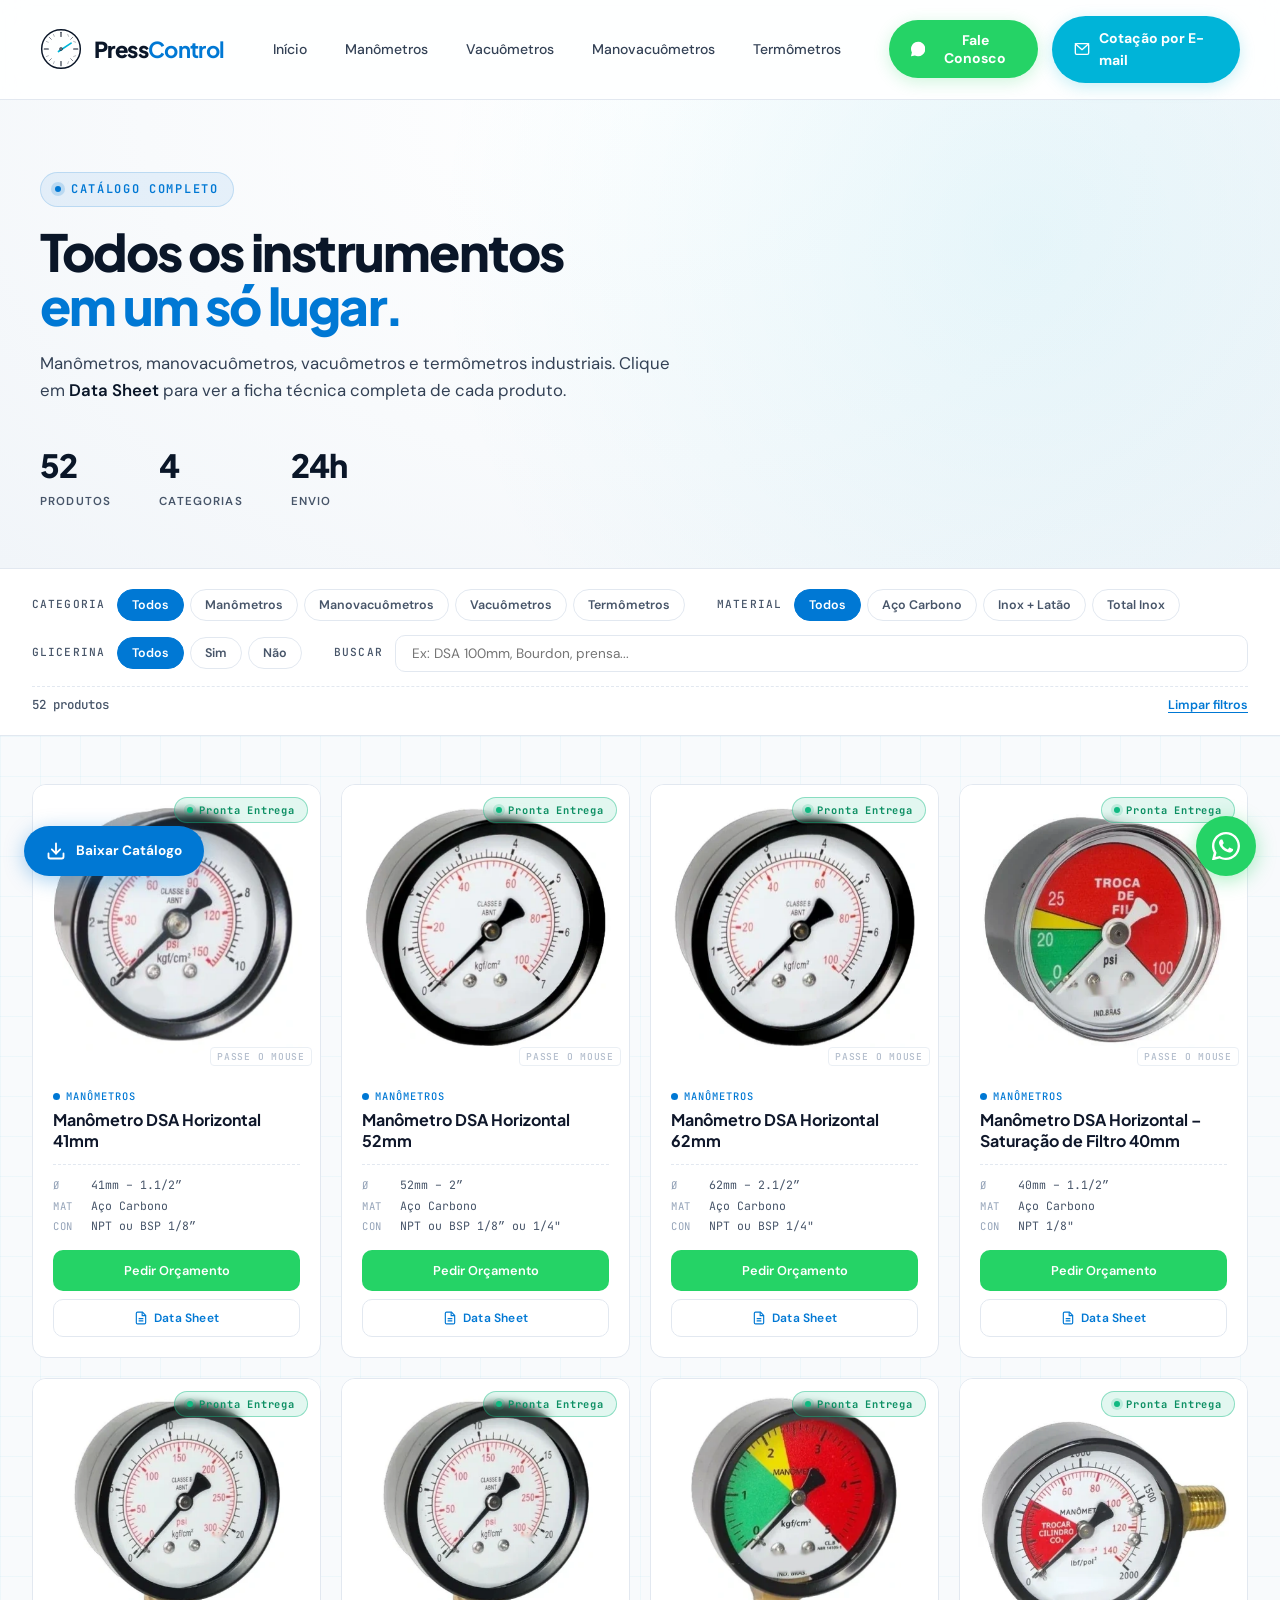
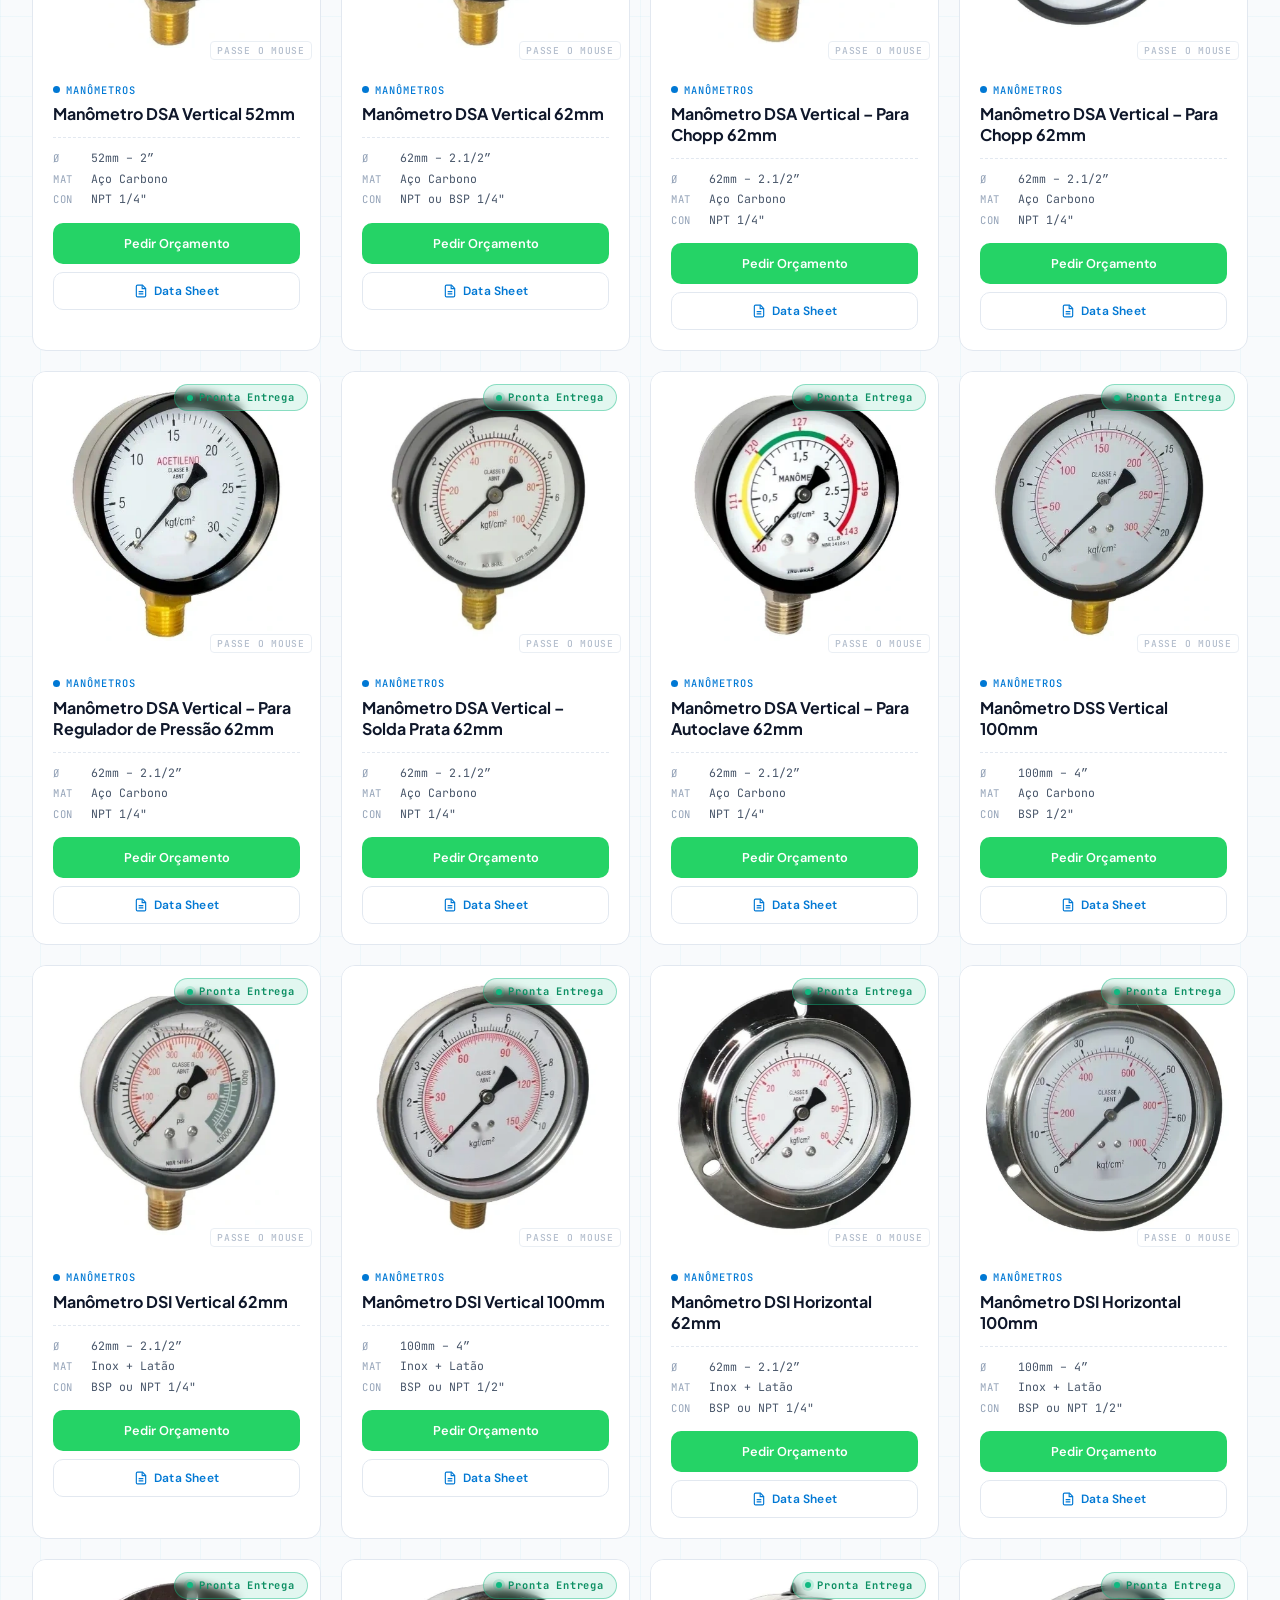
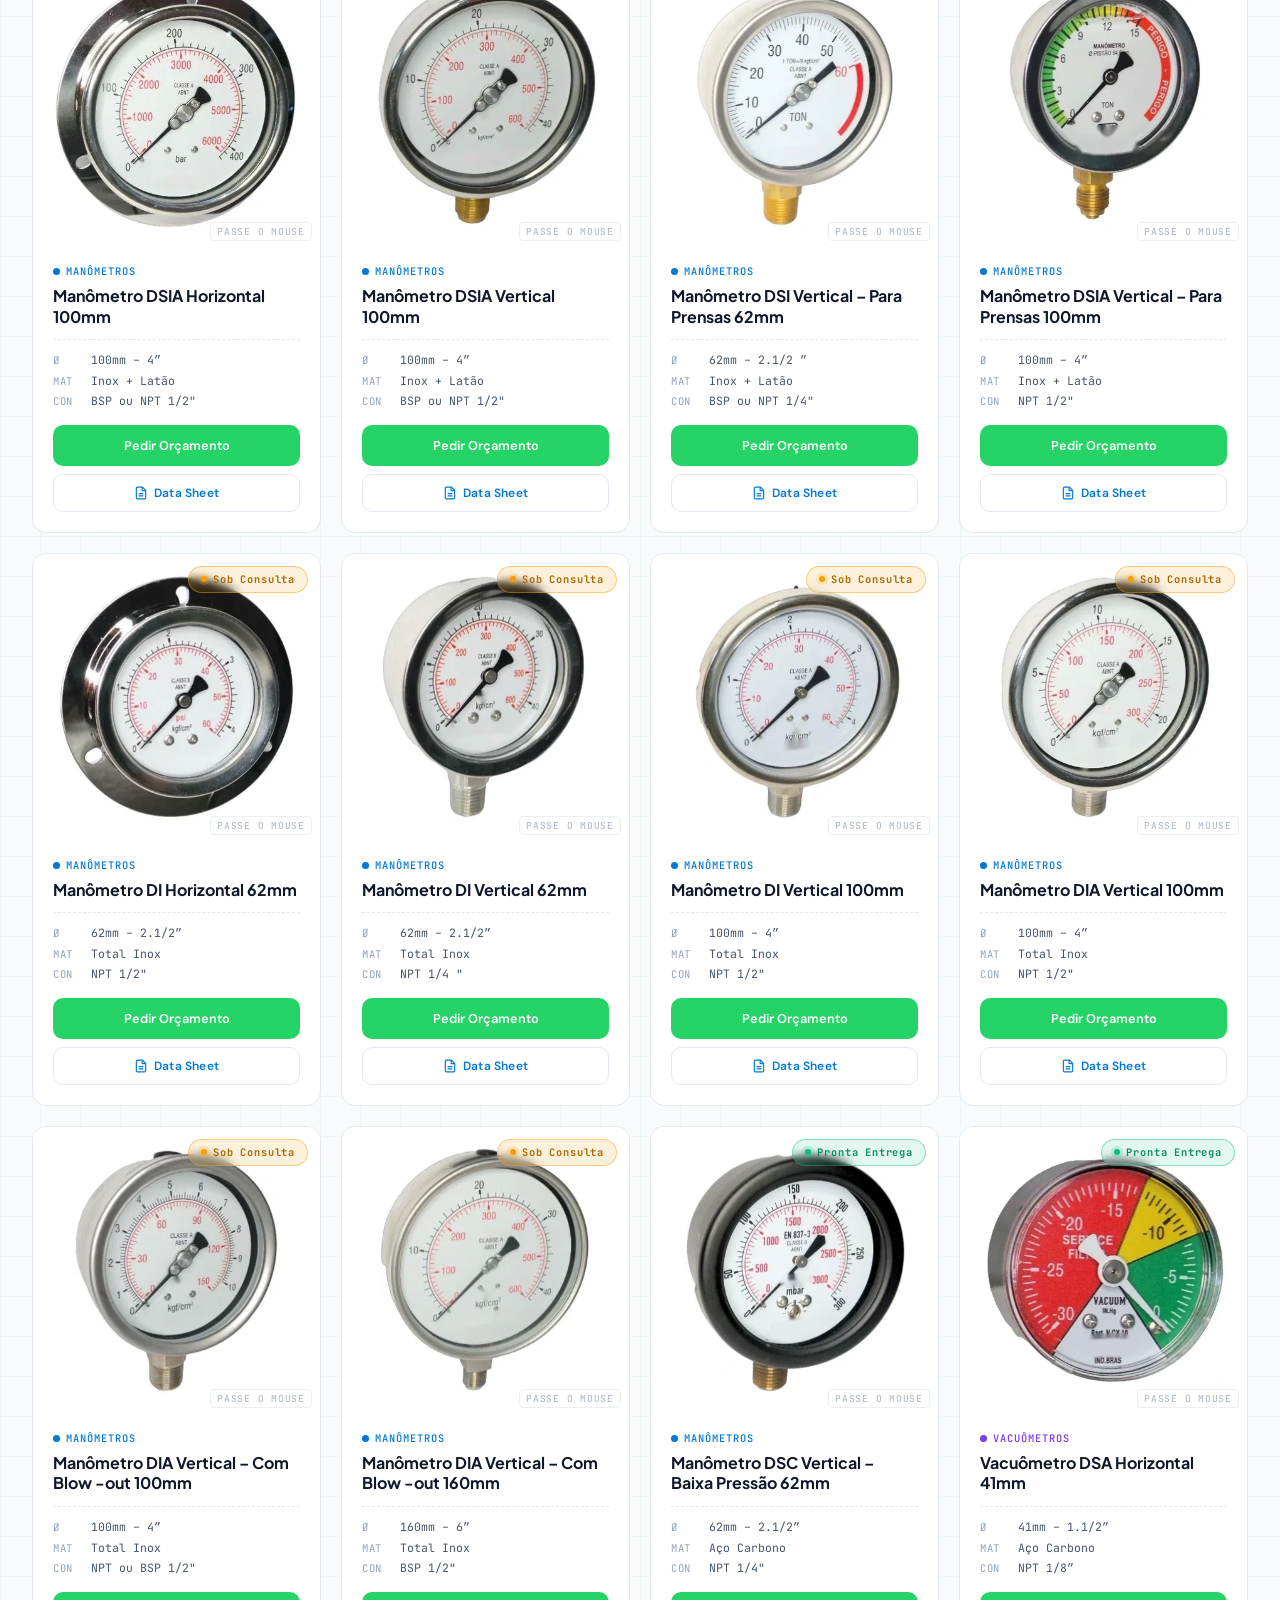
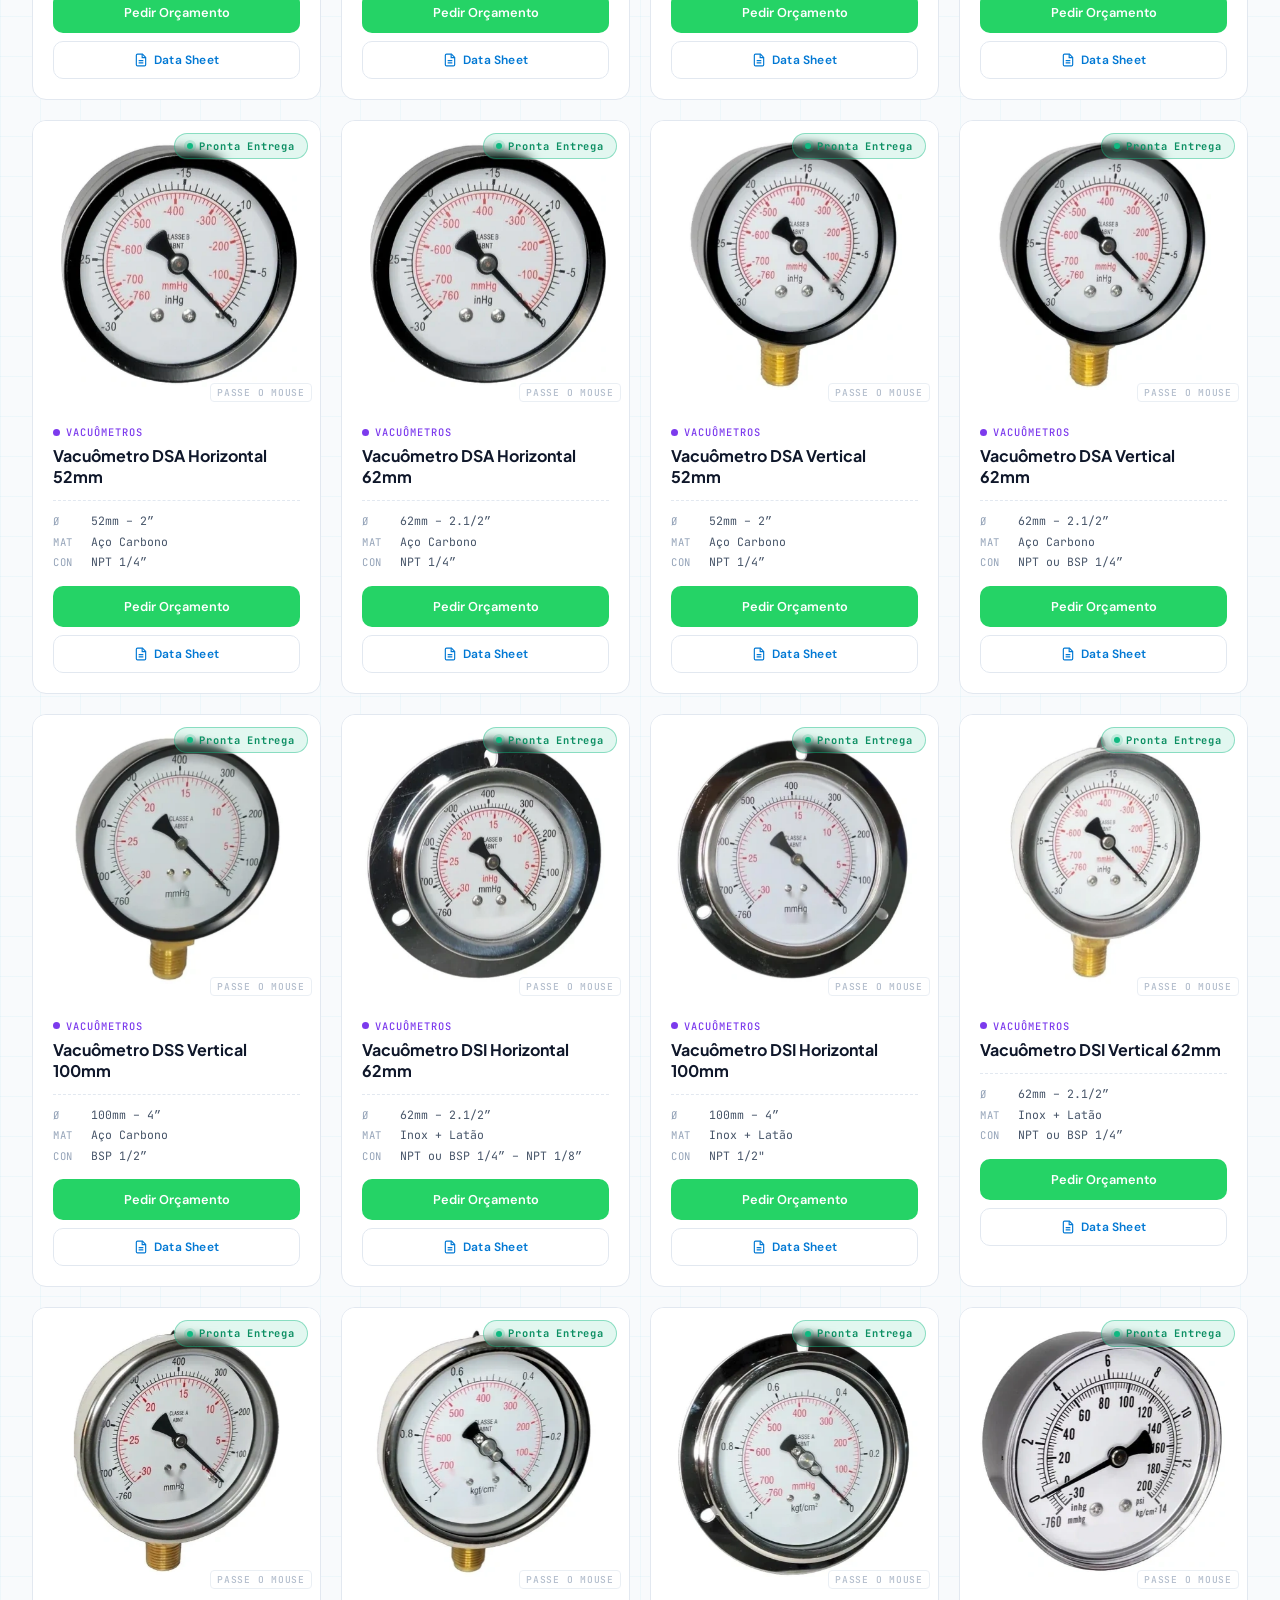
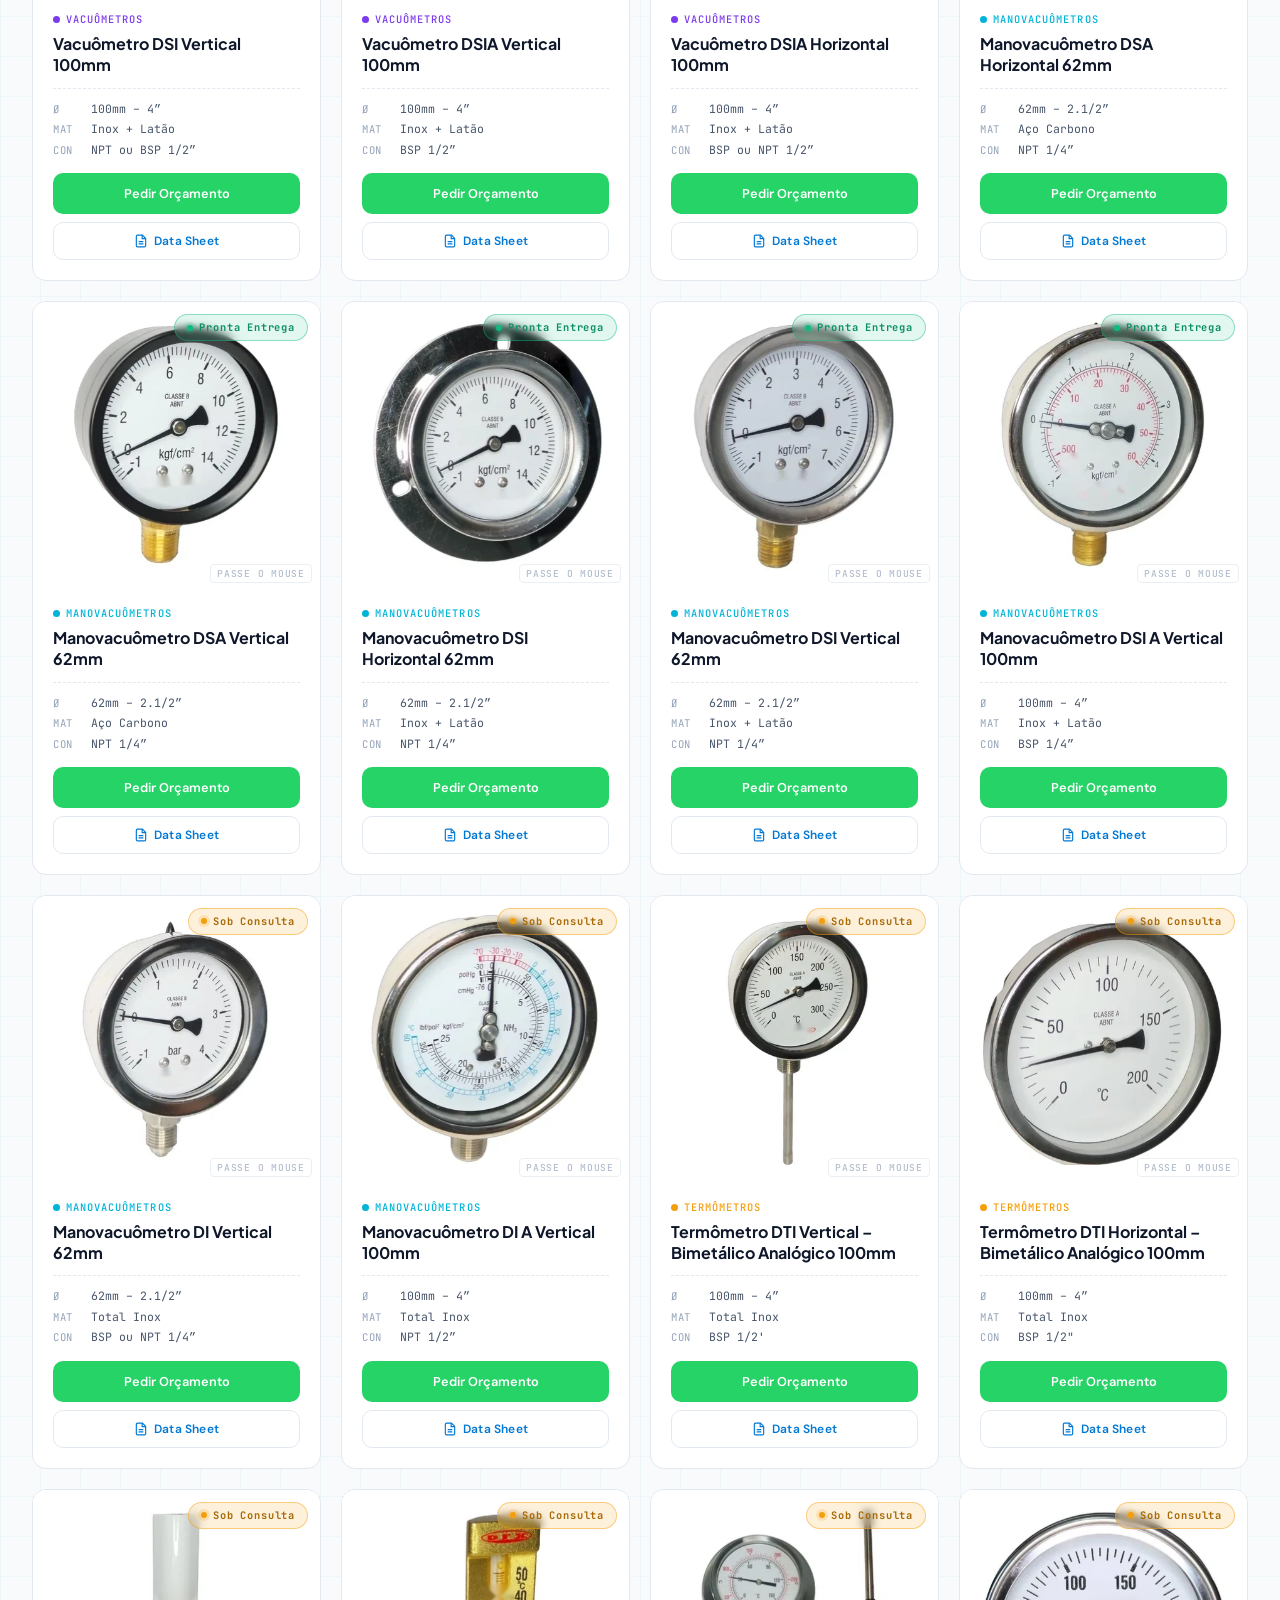
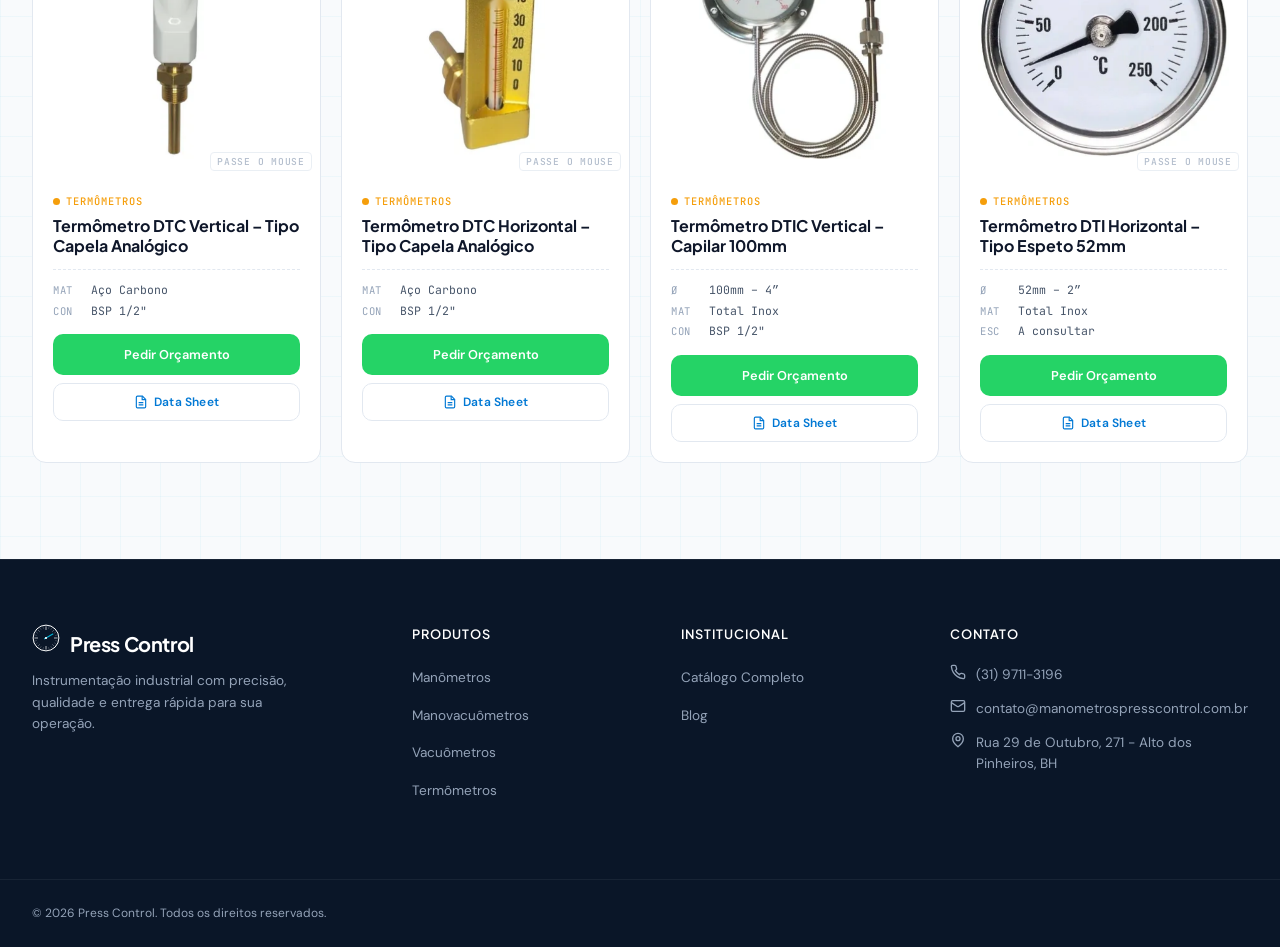
<file: catalogo.html>
<!DOCTYPE html>
<html lang="pt-BR">
<head>
  <meta charset="UTF-8">
  <meta name="viewport" content="width=device-width, initial-scale=1.0">
  <!-- Google tag (gtag.js) — Google Ads -->
  <script async src="https://www.googletagmanager.com/gtag/js?id=AW-18211286792"></script>
  <script>
    window.dataLayer = window.dataLayer || [];
    function gtag(){dataLayer.push(arguments);}
    gtag('js', new Date());
    gtag('config', 'AW-18211286792');
  </script>
  <title>Catálogo Completo — Press Control</title>
  <meta name="description" content="Catálogo completo de manômetros, manovacuômetros, vacuômetros e termômetros industriais com ficha técnica e pronta entrega.">
  <link rel="canonical" href="https://manometrospresscontrol.com.br/catalogo.html">
  <meta property="og:type" content="website">
  <meta property="og:site_name" content="Press Control">
  <meta property="og:locale" content="pt_BR">
  <meta property="og:title" content="Catálogo Completo — Press Control">
  <meta property="og:description" content="Manômetros, manovacuômetros, vacuômetros e termômetros industriais com ficha técnica e pronta entrega.">
  <meta property="og:url" content="https://manometrospresscontrol.com.br/catalogo.html">
  <meta property="og:image" content="https://manometrospresscontrol.com.br/images/og-press-control.jpg">
  <meta name="twitter:card" content="summary_large_image">
  <meta name="twitter:title" content="Catálogo Completo — Press Control">
  <meta name="twitter:description" content="Manômetros, manovacuômetros, vacuômetros e termômetros industriais com ficha técnica e pronta entrega.">
  <meta name="twitter:image" content="https://manometrospresscontrol.com.br/images/og-press-control.jpg">
  <script type="application/ld+json">{"@context":"https://schema.org","@graph":[{"@type":"CollectionPage","name":"Catálogo Completo — Press Control","url":"https://manometrospresscontrol.com.br/catalogo.html","description":"Catálogo completo de manômetros, manovacuômetros, vacuômetros e termômetros industriais com ficha técnica e pronta entrega.","inLanguage":"pt-BR","isPartOf":{"@id":"https://manometrospresscontrol.com.br/#website"}},{"@type":"BreadcrumbList","itemListElement":[{"@type":"ListItem","position":1,"name":"Início","item":"https://manometrospresscontrol.com.br/"},{"@type":"ListItem","position":2,"name":"Catálogo","item":"https://manometrospresscontrol.com.br/catalogo.html"}]}]}</script>
  <link rel="icon" type="image/svg+xml" href="favicon.svg">
  <link rel="apple-touch-icon" href="favicon.svg">
  <meta name="theme-color" content="#0A1628">
  <link rel="preconnect" href="https://fonts.googleapis.com">
  <link rel="preconnect" href="https://fonts.gstatic.com" crossorigin>
  <link href="https://fonts.googleapis.com/css2?family=Plus+Jakarta+Sans:wght@600;700;800&family=DM+Sans:wght@400;500&family=JetBrains+Mono:wght@400&display=swap" rel="stylesheet">
  <style>
    /* Critical CSS — above-the-fold */
    *,*::before,*::after{margin:0;padding:0;box-sizing:border-box}
    :root{--navy:#0A1628;--navy-light:#152238;--steel-blue:#1E3A5F;--electric-blue:#0078D4;--electric-blue-hover:#0063b1;--cyan:#00B4D8;--cat-mano:#0078D4;--cat-manovac:#00B4D8;--cat-vac:#7C3AED;--cat-temp:#F59E0B;--paper:#FAFAF7;--slate-50:#F8FAFC;--slate-100:#F1F5F9;--slate-200:#E2E8F0;--slate-300:#CBD5E1;--slate-400:#94A3B8;--slate-600:#475569;--slate-700:#334155;--slate-900:#0F172A;--whatsapp:#25D366;--whatsapp-dark:#1DA851;--font-display:'Plus Jakarta Sans',system-ui,sans-serif;--font-body:'DM Sans',system-ui,sans-serif;--font-mono:'JetBrains Mono',ui-monospace,monospace}
    html{scroll-behavior:smooth;-webkit-font-smoothing:antialiased}
    body{font-family:var(--font-body);color:var(--slate-900);background:var(--slate-50);line-height:1.6;overflow-x:hidden;padding-top:40px}
    body.home-light{background:var(--slate-50);color:var(--navy);padding-top:0}
    a{text-decoration:none;color:inherit}button{border:none;cursor:pointer;background:none;font-family:inherit}
    .whatsapp-float{position:fixed;bottom:24px;right:24px;z-index:999;width:60px;height:60px;background:var(--whatsapp);border-radius:50%;display:flex;align-items:center;justify-content:center;box-shadow:0 4px 20px rgba(37,211,102,.4)}
    /* ───── TOPO LIGHT (header + hero) ───── */
    .site-top .header{position:relative;background:rgba(255,255,255,.85);padding:16px 40px;z-index:60;border-bottom:1px solid var(--slate-200);backdrop-filter:blur(14px);-webkit-backdrop-filter:blur(14px)}
    .site-top .header__inner{max-width:1280px;margin:0 auto;display:flex;align-items:center;justify-content:space-between;gap:32px}
    .site-top .brand{display:flex;align-items:center;gap:12px}
    .site-top .brand__mark{display:flex;align-items:center;width:42px;height:42px;color:var(--navy)}
    .site-top .brand__name{font-family:var(--font-display);font-weight:800;font-size:22px;letter-spacing:-.028em;color:var(--navy)}
    .site-top .brand__name em{color:var(--electric-blue);font-style:normal;font-weight:700}
    .site-top .nav{display:flex;align-items:center;gap:6px}
    .site-top .nav a{padding:8px 16px;font-size:14px;font-weight:500;color:var(--slate-700);border-radius:8px;transition:background .18s,color .18s}
    .site-top .nav a:hover{color:var(--navy);background:var(--slate-100)}
    .site-top .header__cta{display:flex;align-items:center;gap:14px}
    .site-top .btn-wpp{display:inline-flex;align-items:center;gap:9px;background:var(--whatsapp);color:#fff;font-weight:700;font-size:14px;padding:11px 22px;border-radius:100px;transition:transform .2s,box-shadow .2s,background .2s;box-shadow:0 4px 16px rgba(37,211,102,.22)}
    .site-top .btn-wpp:hover{background:var(--whatsapp-dark);transform:translateY(-1px);box-shadow:0 8px 24px rgba(37,211,102,.32)}
    .site-top .btn-wpp svg{width:16px;height:16px}
    .site-top .btn-email{display:inline-flex;align-items:center;gap:9px;background:var(--cyan);color:#fff;font-weight:700;font-size:14px;padding:11px 22px;border-radius:100px;transition:transform .2s,box-shadow .2s,background .2s;box-shadow:0 4px 16px rgba(0,180,216,.22);text-decoration:none}
    .site-top .btn-email:hover{background:#0099b8;transform:translateY(-1px);box-shadow:0 8px 24px rgba(0,180,216,.32)}
    .site-top .btn-email svg{width:16px;height:16px;flex-shrink:0}
    .site-top .navbar__toggle{display:none;color:var(--navy);padding:8px;background:transparent;border:0;border-radius:8px}
    .catalog-hero{background:radial-gradient(ellipse at 50% 0%,#fff 0%,var(--slate-50) 55%,var(--slate-100) 100%);padding:72px 0 56px;position:relative;overflow:hidden;border-bottom:1px solid var(--slate-200)}
    .catalog-hero::before{content:'';position:absolute;inset:0;background:radial-gradient(circle at 80% 30%,rgba(0,180,216,.08),transparent 55%);pointer-events:none}
    .catalog-hero__container{max-width:1280px;margin:0 auto;padding:0 40px;position:relative;z-index:1}
    .catalog-hero .section-label{display:inline-flex;align-items:center;gap:10px;font-family:var(--font-mono);font-size:12px;font-weight:600;color:var(--electric-blue);text-transform:uppercase;letter-spacing:.14em;margin-bottom:18px;background:rgba(0,120,212,.08);border:1px solid rgba(0,120,212,.18);padding:7px 14px;border-radius:100px}
    .catalog-hero .section-label::before{content:'';width:6px;height:6px;border-radius:50%;background:var(--electric-blue);box-shadow:0 0 0 4px rgba(0,120,212,.18)}
    .catalog-hero .section-label--cyan{color:var(--electric-blue)}
    .catalog-hero__title{font-family:var(--font-display);font-weight:800;font-size:clamp(2rem,4vw,3.2rem);color:var(--navy);line-height:1.05;letter-spacing:-.035em;margin-bottom:18px}
    .section-title--accent{color:var(--electric-blue)}
    .catalog-hero__sub{font-size:1.05rem;color:var(--slate-700);line-height:1.6;max-width:640px}
    .catalog-hero__sub strong{color:var(--navy);font-weight:600}
    .catalog-hero__stats{display:flex;gap:48px;margin-top:36px;flex-wrap:wrap}
    .catalog-hero__stats strong{font-family:var(--font-display);font-size:2rem;font-weight:800;color:var(--navy);letter-spacing:-.03em;display:block}
    .catalog-hero__stats span{font-size:.72rem;color:var(--slate-600);text-transform:uppercase;letter-spacing:.1em;font-weight:600}
    @media(max-width:1100px){.site-top .nav,.site-top .header__cta{display:none}.site-top .navbar__toggle{display:inline-flex;align-items:center;justify-content:center}.site-top .header{padding:14px 20px}}
    @media(max-width:768px){body.home-light{padding-top:0}.catalog-hero{padding:40px 0 32px}.catalog-hero__container{padding:0 20px}.catalog-hero__stats{gap:28px}.whatsapp-float{bottom:16px;right:16px;width:52px;height:52px}}
  </style>
  <link rel="preload" href="style.css?v=20260806b" as="style" onload="this.onload=null;this.rel='stylesheet'">
  <noscript><link rel="stylesheet" href="style.css?v=20260806b"></noscript>
  <script src="script.js?v=20260806b" defer></script>
</head>
<body class="home-light">

  <!-- ===== Símbolo Aperture reutilizável ===== -->
  <svg width="0" height="0" style="position:absolute" aria-hidden="true"><defs>
    <symbol id="aperture" viewBox="0 0 100 100">
      <circle cx="50" cy="50" r="46" fill="none" stroke="currentColor" stroke-width="3.5"/>
      <g stroke="currentColor" stroke-linecap="round">
        <line x1="50" y1="10" x2="50" y2="20" stroke-width="2.4"/>
        <line x1="50" y1="80" x2="50" y2="90" stroke-width="2.4"/>
        <line x1="10" y1="50" x2="20" y2="50" stroke-width="2.4"/>
        <line x1="80" y1="50" x2="90" y2="50" stroke-width="2.4"/>
        <line x1="22" y1="22" x2="27" y2="27" stroke-width="1.4" stroke-opacity=".85"/>
        <line x1="73" y1="73" x2="78" y2="78" stroke-width="1.4" stroke-opacity=".85"/>
        <line x1="78" y1="22" x2="73" y2="27" stroke-width="1.4" stroke-opacity=".85"/>
        <line x1="22" y1="78" x2="27" y2="73" stroke-width="1.4" stroke-opacity=".85"/>
        <line x1="15" y1="32" x2="20" y2="34" stroke-width="1.4" stroke-opacity=".5"/>
        <line x1="32" y1="15" x2="34" y2="20" stroke-width="1.4" stroke-opacity=".5"/>
        <line x1="66" y1="15" x2="68" y2="20" stroke-width="1.4" stroke-opacity=".5"/>
        <line x1="80" y1="32" x2="85" y2="34" stroke-width="1.4" stroke-opacity=".5"/>
        <line x1="80" y1="68" x2="85" y2="66" stroke-width="1.4" stroke-opacity=".5"/>
        <line x1="66" y1="85" x2="68" y2="80" stroke-width="1.4" stroke-opacity=".5"/>
        <line x1="32" y1="85" x2="34" y2="80" stroke-width="1.4" stroke-opacity=".5"/>
        <line x1="15" y1="68" x2="20" y2="66" stroke-width="1.4" stroke-opacity=".5"/>
      </g>
      <line x1="44" y1="56" x2="74" y2="36" stroke="#00B4D8" stroke-width="4" stroke-linecap="round"/>
      <circle cx="50" cy="50" r="4" fill="currentColor"/>
      <circle cx="50" cy="50" r="1.6" fill="#F8FAFC"/>
    </symbol>
  </defs></svg>

  <div class="site-top">

  <!-- HEADER (light) -->
  <header class="header">
    <div class="header__inner">
      <a href="index.html" class="brand">
        <span class="brand__mark"><svg width="42" height="42"><use href="#aperture"/></svg></span>
        <span class="brand__name">Press<em>Control</em></span>
      </a>
      <nav class="nav">
        <a href="index.html#categorias">Início</a>
        <a href="catalogo.html?categoria=manometros">Manômetros</a>
        <a href="catalogo.html?categoria=vacuometros">Vacuômetros</a>
        <a href="catalogo.html?categoria=manovacuometros">Manovacuômetros</a>
        <a href="catalogo.html?categoria=termometros">Termômetros</a>
      </nav>
      <div class="header__cta">
        <button class="btn-wpp wa-btn" data-msg="preciso de ajuda" type="button">
          <svg viewBox="0 0 24 24" fill="currentColor"><path d="M12 0C5.373 0 0 5.373 0 12c0 2.111.553 4.094 1.515 5.818L.057 23.64a.5.5 0 0 0 .603.603l5.822-1.458A11.948 11.948 0 0 0 12 24c6.627 0 12-5.373 12-12S18.627 0 12 0z"/></svg>
          Fale Conosco
        </button>
        <a class="btn-email" href="mailto:contato@manometrospresscontrol.com.br">
          <svg viewBox="0 0 24 24" fill="none" stroke="currentColor" stroke-width="2" stroke-linecap="round" stroke-linejoin="round"><rect x="2" y="4" width="20" height="16" rx="2"/><polyline points="2,4 12,13 22,4"/></svg>
          Cotação por E-mail
        </a>
      </div>
      <button class="navbar__toggle" type="button" aria-label="Abrir menu" aria-expanded="false" aria-controls="mobileMenu">
        <svg width="24" height="24" viewBox="0 0 24 24" fill="none" stroke="currentColor" stroke-width="2" stroke-linecap="round"><line x1="4" y1="7" x2="20" y2="7"/><line x1="4" y1="12" x2="20" y2="12"/><line x1="4" y1="17" x2="20" y2="17"/></svg>
      </button>
    </div>
  </header>

  <!-- HERO COMPACTO -->
  <header class="catalog-hero">
    <div class="catalog-hero__container">
      <span class="section-label section-label--cyan">Catálogo Completo</span>
      <h1 class="catalog-hero__title">Todos os instrumentos<br><span class="section-title--accent">em um só lugar.</span></h1>
      <p class="catalog-hero__sub">Manômetros, manovacuômetros, vacuômetros e termômetros industriais. Clique em <strong>Data Sheet</strong> para ver a ficha técnica completa de cada produto.</p>
      <div class="catalog-hero__stats">
        <div><strong id="statTotal">—</strong><span>Produtos</span></div>
        <div><strong id="statCats">4</strong><span>Categorias</span></div>
        <div><strong>24h</strong><span>Envio</span></div>
      </div>
    </div>
  </header>

  </div><!-- /.site-top -->

  <!-- FILTROS -->
  <section class="catalog-filters" id="catalogFilters">
    <div class="catalog-filters__container">
      <div class="catalog-filters__row">
        <div class="catalog-filters__group">
          <span class="catalog-filters__label">Categoria</span>
          <div class="catalog-filters__chips" data-filter="categoria">
            <button class="chip chip--active" data-value="">Todos</button>
            <button class="chip" data-value="manometros">Manômetros</button>
            <button class="chip" data-value="manovacuometros">Manovacuômetros</button>
            <button class="chip" data-value="vacuometros">Vacuômetros</button>
            <button class="chip" data-value="termometros">Termômetros</button>
          </div>
        </div>
        <div class="catalog-filters__group">
          <span class="catalog-filters__label">Material</span>
          <div class="catalog-filters__chips" data-filter="material_class">
            <button class="chip chip--active" data-value="">Todos</button>
            <button class="chip" data-value="aco-carbono">Aço Carbono</button>
            <button class="chip" data-value="inox-latao">Inox + Latão</button>
            <button class="chip" data-value="total-inox">Total Inox</button>
          </div>
        </div>
      </div>
      <div class="catalog-filters__row">
        <div class="catalog-filters__group">
          <span class="catalog-filters__label">Glicerina</span>
          <div class="catalog-filters__chips" data-filter="glicerina">
            <button class="chip chip--active" data-value="">Todos</button>
            <button class="chip" data-value="true">Sim</button>
            <button class="chip" data-value="false">Não</button>
          </div>
        </div>
        <div class="catalog-filters__group catalog-filters__group--search">
          <span class="catalog-filters__label">Buscar</span>
          <input type="search" class="catalog-search" id="catalogSearch" placeholder="Ex: DSA 100mm, Bourdon, prensa...">
        </div>
      </div>
      <div class="catalog-filters__summary">
        <span id="resultCount">— produtos</span>
        <button class="catalog-filters__reset" type="button" id="resetFilters">Limpar filtros</button>
      </div>
    </div>
  </section>

  <!-- GRID -->
  <main class="catalog-main">
    <div class="catalog-main__container">
      <div class="catalog-grid" id="catalogGrid">
        <div class="catalog-empty" id="catalogEmpty" hidden>
          <h3>Nenhum produto encontrado</h3>
          <p>Tente ajustar os filtros ou fale com um especialista para encontrar o instrumento ideal.</p>
          <button class="btn btn--whatsapp wa-btn" type="button" data-msg="preciso de ajuda para encontrar um produto">Falar com Especialista</button>
        </div>
      </div>
    </div>
  </main>

  <!-- FOOTER -->
  <footer class="footer" id="sobre">
    <div class="footer__main">
      <div class="footer__container">
        <div class="footer__col footer__col--about">
          <a href="index.html" class="pc-logo footer__logo"><svg class="pc-mark" width="28" height="28" viewBox="0 0 100 100" aria-hidden="true"><g stroke="currentColor" fill="none"><circle cx="50" cy="50" r="46" stroke-width="3.5"/><g stroke-linecap="round"><line x1="50" y1="20" x2="50" y2="10" stroke-width="2.4"/><line x1="59.06" y1="16.19" x2="60.35" y2="11.36" stroke-width="1.4" stroke-opacity=".45"/><line x1="67.5" y1="19.69" x2="70" y2="15.36" stroke-width="1.4" stroke-opacity=".45"/><line x1="73.33" y1="26.67" x2="78.28" y2="21.72" stroke-width="1.4" stroke-opacity=".85"/><line x1="80.31" y1="32.5" x2="84.64" y2="30" stroke-width="1.4" stroke-opacity=".45"/><line x1="83.81" y1="40.94" x2="88.64" y2="39.65" stroke-width="1.4" stroke-opacity=".45"/><line x1="80" y1="50" x2="90" y2="50" stroke-width="2.4"/><line x1="83.81" y1="59.06" x2="88.64" y2="60.35" stroke-width="1.4" stroke-opacity=".45"/><line x1="80.31" y1="67.5" x2="84.64" y2="70" stroke-width="1.4" stroke-opacity=".45"/><line x1="73.33" y1="73.33" x2="78.28" y2="78.28" stroke-width="1.4" stroke-opacity=".85"/><line x1="67.5" y1="80.31" x2="70" y2="84.64" stroke-width="1.4" stroke-opacity=".45"/><line x1="59.06" y1="83.81" x2="60.35" y2="88.64" stroke-width="1.4" stroke-opacity=".45"/><line x1="50" y1="80" x2="50" y2="90" stroke-width="2.4"/><line x1="40.94" y1="83.81" x2="39.65" y2="88.64" stroke-width="1.4" stroke-opacity=".45"/><line x1="32.5" y1="80.31" x2="30" y2="84.64" stroke-width="1.4" stroke-opacity=".45"/><line x1="26.67" y1="73.33" x2="21.72" y2="78.28" stroke-width="1.4" stroke-opacity=".85"/><line x1="19.69" y1="67.5" x2="15.36" y2="70" stroke-width="1.4" stroke-opacity=".45"/><line x1="16.19" y1="59.06" x2="11.36" y2="60.35" stroke-width="1.4" stroke-opacity=".45"/><line x1="20" y1="50" x2="10" y2="50" stroke-width="2.4"/><line x1="16.19" y1="40.94" x2="11.36" y2="39.65" stroke-width="1.4" stroke-opacity=".45"/><line x1="19.69" y1="32.5" x2="15.36" y2="30" stroke-width="1.4" stroke-opacity=".45"/><line x1="26.67" y1="26.67" x2="21.72" y2="21.72" stroke-width="1.4" stroke-opacity=".85"/><line x1="32.5" y1="19.69" x2="30" y2="15.36" stroke-width="1.4" stroke-opacity=".45"/><line x1="40.94" y1="16.19" x2="39.65" y2="11.36" stroke-width="1.4" stroke-opacity=".45"/></g><line class="pc-mark__needle" x1="44.8" y1="53" x2="74.25" y2="36" stroke-width="4" stroke-linecap="round"/></g><circle cx="50" cy="50" r="4" fill="currentColor"/><circle cx="50" cy="50" r="1.6" fill="#F8FAFC"/></svg><span class="pc-wordmark">Press Control</span></a>
          <p class="footer__about-text">Instrumentação industrial com precisão, qualidade e entrega rápida para sua operação.</p>
        </div>
        <div class="footer__col"><h4 class="footer__col-title">Produtos</h4><ul class="footer__links"><li><a href="catalogo.html?categoria=manometros">Manômetros</a></li><li><a href="catalogo.html?categoria=manovacuometros">Manovacuômetros</a></li><li><a href="catalogo.html?categoria=vacuometros">Vacuômetros</a></li><li><a href="catalogo.html?categoria=termometros">Termômetros</a></li></ul></div>
        <div class="footer__col"><h4 class="footer__col-title">Institucional</h4><ul class="footer__links"><li><a href="catalogo.html">Catálogo Completo</a></li><li><a href="index.html#blog">Blog</a></li></ul></div>
        <div class="footer__col"><h4 class="footer__col-title">Contato</h4>
          <div class="footer__contact-item"><svg width="16" height="16" viewBox="0 0 24 24" fill="none" stroke="currentColor" stroke-width="2"><path d="M22 16.92v3a2 2 0 0 1-2.18 2 19.79 19.79 0 0 1-8.63-3.07 19.5 19.5 0 0 1-6-6 19.79 19.79 0 0 1-3.07-8.67A2 2 0 0 1 4.11 2h3a2 2 0 0 1 2 1.72c.127.96.361 1.903.7 2.81a2 2 0 0 1-.45 2.11L8.09 9.91a16 16 0 0 0 6 6l1.27-1.27a2 2 0 0 1 2.11-.45c.907.339 1.85.573 2.81.7A2 2 0 0 1 22 16.92z"/></svg><span>(31) 9711-3196</span></div>
          <div class="footer__contact-item"><svg width="16" height="16" viewBox="0 0 24 24" fill="none" stroke="currentColor" stroke-width="2"><rect width="20" height="16" x="2" y="4" rx="2"/><path d="m22 7-8.97 5.7a1.94 1.94 0 0 1-2.06 0L2 7"/></svg><a href="mailto:contato@manometrospresscontrol.com.br">contato@manometrospresscontrol.com.br</a></div>
          <div class="footer__contact-item"><svg width="16" height="16" viewBox="0 0 24 24" fill="none" stroke="currentColor" stroke-width="2"><path d="M20 10c0 6-8 12-8 12s-8-6-8-12a8 8 0 0 1 16 0Z"/><circle cx="12" cy="10" r="3"/></svg><span>Rua 29 de Outubro, 271 - Alto dos Pinheiros, BH</span></div>
        </div>
      </div>
    </div>
    <div class="footer__bar"><div class="footer__bar-container"><span class="footer__copyright">© 2026 Press Control. Todos os direitos reservados.</span></div></div>
  </footer>

  <!-- MOBILE MENU DRAWER -->
  <div class="mobile-menu" id="mobileMenu" aria-hidden="true">
    <div class="mobile-menu__backdrop"></div>
    <aside class="mobile-menu__panel">
      <div class="mobile-menu__header">
        <a href="index.html" class="pc-logo navbar__logo"><svg class="pc-mark" width="32" height="32" viewBox="0 0 100 100" aria-hidden="true"><g stroke="currentColor" fill="none"><circle cx="50" cy="50" r="46" stroke-width="3.5"/><g stroke-linecap="round"><line x1="50" y1="20" x2="50" y2="10" stroke-width="2.4"/><line x1="80" y1="50" x2="90" y2="50" stroke-width="2.4"/><line x1="50" y1="80" x2="50" y2="90" stroke-width="2.4"/><line x1="20" y1="50" x2="10" y2="50" stroke-width="2.4"/></g><line class="pc-mark__needle" x1="44.8" y1="53" x2="74.25" y2="36" stroke-width="4" stroke-linecap="round"/></g><circle cx="50" cy="50" r="4" fill="currentColor"/><circle cx="50" cy="50" r="1.6" fill="#F8FAFC"/></svg><span class="pc-wordmark">Press Control</span></a>
        <button class="mobile-menu__close" type="button" aria-label="Fechar menu">&times;</button>
      </div>
      <nav class="mobile-menu__nav">
        <a href="index.html">Início</a>
        <a href="catalogo.html?categoria=manometros">Manômetros</a>
        <a href="catalogo.html?categoria=vacuometros">Vacuômetros</a>
        <a href="catalogo.html?categoria=manovacuometros">Manovacuômetros</a>
        <a href="catalogo.html?categoria=termometros">Termômetros</a>
        <a href="catalogo.html">Catálogo Completo</a>
      </nav>
      <div class="mobile-menu__footer">
        <button class="btn btn--whatsapp wa-btn" data-msg="preciso de ajuda" type="button">Falar no WhatsApp</button>
        <a href="tel:+553197113196" class="mobile-menu__phone">(31) 9711-3196</a>
      </div>
    </aside>
  </div>

  <!-- WHATSAPP FLOAT -->
  <button class="whatsapp-float wa-btn" type="button" data-msg="preciso de ajuda" aria-label="WhatsApp">
    <svg width="28" height="28" viewBox="0 0 24 24" fill="#fff"><path d="M17.472 14.382c-.297-.149-1.758-.867-2.03-.967-.273-.099-.471-.148-.67.15-.197.297-.767.966-.94 1.164-.173.199-.347.223-.644.075-.297-.15-1.255-.463-2.39-1.475-.883-.788-1.48-1.761-1.653-2.059-.173-.297-.018-.458.13-.606.134-.133.298-.347.446-.52.149-.174.198-.298.298-.497.099-.198.05-.371-.025-.52-.075-.149-.669-1.612-.916-2.207-.242-.579-.487-.5-.669-.51l-.57-.01c-.198 0-.52.074-.792.372-.272.297-1.04 1.016-1.04 2.479 0 1.462 1.065 2.875 1.213 3.074.149.198 2.096 3.2 5.077 4.487.709.306 1.262.489 1.694.625.712.227 1.36.195 1.871.118.571-.085 1.758-.719 2.006-1.413.248-.694.248-1.289.173-1.413-.074-.124-.272-.198-.57-.347z"/><path d="M12 0C5.373 0 0 5.373 0 12c0 2.111.553 4.094 1.515 5.818L.057 23.64a.5.5 0 00.603.603l5.822-1.458A11.948 11.948 0 0012 24c6.627 0 12-5.373 12-12S18.627 0 12 0zm0 22c-1.82 0-3.543-.476-5.036-1.308l-.352-.206-3.65.914.914-3.65-.206-.352A9.96 9.96 0 012 12C2 6.486 6.486 2 12 2s10 4.486 10 10-4.486 10-10 10z"/></svg>
  </button>

  <!-- BAIXAR CATÁLOGO (botão flutuante esquerdo, download direto) -->
  <a class="catalog-download" href="catalogo-presscontrol.pdf" download="Catalogo-PressControl.pdf" aria-label="Baixar Catálogo">
    <svg width="20" height="20" viewBox="0 0 24 24" fill="none" stroke="currentColor" stroke-width="2.2" stroke-linecap="round" stroke-linejoin="round"><path d="M21 15v4a2 2 0 0 1-2 2H5a2 2 0 0 1-2-2v-4"/><polyline points="7 10 12 15 17 10"/><line x1="12" y1="15" x2="12" y2="3"/></svg>
    <span>Baixar Catálogo</span>
  </a>

  <!-- MODAL CAPTURA WHATSAPP (mesma estrutura do index.html) -->
  <div class="wa-modal" id="waModal">
    <div class="wa-modal__backdrop"></div>
    <div class="wa-modal__content">
      <button class="wa-modal__close" type="button">&times;</button>
      <div class="wa-modal__icon"><svg width="40" height="40" viewBox="0 0 24 24" fill="#25D366"><path d="M17.472 14.382c-.297-.149-1.758-.867-2.03-.967-.273-.099-.471-.148-.67.15-.197.297-.767.966-.94 1.164-.173.199-.347.223-.644.075-.297-.15-1.255-.463-2.39-1.475-.883-.788-1.48-1.761-1.653-2.059-.173-.297-.018-.458.13-.606.134-.133.298-.347.446-.52.149-.174.198-.298.298-.497.099-.198.05-.371-.025-.52-.075-.149-.669-1.612-.916-2.207-.242-.579-.487-.5-.669-.51l-.57-.01c-.198 0-.52.074-.792.372-.272.297-1.04 1.016-1.04 2.479 0 1.462 1.065 2.875 1.213 3.074.149.198 2.096 3.2 5.077 4.487.709.306 1.262.489 1.694.625.712.227 1.36.195 1.871.118.571-.085 1.758-.719 2.006-1.413.248-.694.248-1.289.173-1.413-.074-.124-.272-.198-.57-.347z"/><path d="M12 0C5.373 0 0 5.373 0 12c0 2.111.553 4.094 1.515 5.818L.057 23.64a.5.5 0 00.603.603l5.822-1.458A11.948 11.948 0 0012 24c6.627 0 12-5.373 12-12S18.627 0 12 0zm0 22c-1.82 0-3.543-.476-5.036-1.308l-.352-.206-3.65.914.914-3.65-.206-.352A9.96 9.96 0 012 12C2 6.486 6.486 2 12 2s10 4.486 10 10-4.486 10-10 10z"/></svg></div>
      <h3 class="wa-modal__title">Fale com um especialista</h3>
      <p class="wa-modal__subtitle" id="waModalSubtitle">Preencha seus dados para iniciar o atendimento</p>
      <form class="wa-modal__form" id="waForm">
        <input type="hidden" id="waProduct" value="">
        <input type="hidden" id="waSpecs" value="">
        <input type="hidden" id="waMsg" value="">
        <input type="hidden" id="waAction" value="">
        <div class="wa-modal__field"><label for="waName">Seu nome</label><input type="text" id="waName" placeholder="Ex: João Silva" required autocomplete="name"></div>
        <div class="wa-modal__field"><label for="waPhone">Seu telefone</label><input type="tel" id="waPhone" placeholder="(31) 99999-9999" required autocomplete="tel"></div>
        <button type="submit" class="wa-modal__submit"><svg width="18" height="18" viewBox="0 0 24 24" fill="currentColor"><path d="M17.472 14.382c-.297-.149-1.758-.867-2.03-.967-.273-.099-.471-.148-.67.15-.197.297-.767.966-.94 1.164-.173.199-.347.223-.644.075-.297-.15-1.255-.463-2.39-1.475-.883-.788-1.48-1.761-1.653-2.059-.173-.297-.018-.458.13-.606.134-.133.298-.347.446-.52.149-.174.198-.298.298-.497.099-.198.05-.371-.025-.52-.075-.149-.669-1.612-.916-2.207-.242-.579-.487-.5-.669-.51l-.57-.01c-.198 0-.52.074-.792.372-.272.297-1.04 1.016-1.04 2.479 0 1.462 1.065 2.875 1.213 3.074.149.198 2.096 3.2 5.077 4.487.709.306 1.262.489 1.694.625.712.227 1.36.195 1.871.118.571-.085 1.758-.719 2.006-1.413.248-.694.248-1.289.173-1.413-.074-.124-.272-.198-.57-.347z"/><path d="M12 0C5.373 0 0 5.373 0 12c0 2.111.553 4.094 1.515 5.818L.057 23.64a.5.5 0 00.603.603l5.822-1.458A11.948 11.948 0 0012 24c6.627 0 12-5.373 12-12S18.627 0 12 0z"/></svg> <span id="waSubmitLabel">Iniciar Conversa no WhatsApp</span></button>
      </form>
    </div>
  </div>

  <!-- MODAL DATA SHEET -->
  <div class="ds-modal" id="dsModal">
    <div class="ds-modal__backdrop"></div>
    <div class="ds-modal__content">
      <button class="ds-modal__close" type="button" aria-label="Fechar">&times;</button>
      <div class="ds-modal__layout">
        <div class="ds-modal__image-wrap">
          <div class="ds-modal__gallery" id="dsGallery"></div>
        </div>
        <div class="ds-modal__body">
          <span class="ds-modal__category" id="dsCategory"></span>
          <h2 class="ds-modal__title" id="dsTitle"></h2>
          <dl class="ds-modal__specs" id="dsSpecs"></dl>
          <div class="ds-modal__application">
            <span class="ds-modal__app-label">Aplicação</span>
            <p id="dsApplication"></p>
          </div>
          <button class="ds-modal__cta wa-btn" id="dsCta" type="button"><svg width="18" height="18" viewBox="0 0 24 24" fill="currentColor"><path d="M17.472 14.382c-.297-.149-1.758-.867-2.03-.967-.273-.099-.471-.148-.67.15-.197.297-.767.966-.94 1.164-.173.199-.347.223-.644.075-.297-.15-1.255-.463-2.39-1.475-.883-.788-1.48-1.761-1.653-2.059-.173-.297-.018-.458.13-.606.134-.133.298-.347.446-.52.149-.174.198-.298.298-.497.099-.198.05-.371-.025-.52-.075-.149-.669-1.612-.916-2.207-.242-.579-.487-.5-.669-.51l-.57-.01c-.198 0-.52.074-.792.372-.272.297-1.04 1.016-1.04 2.479 0 1.462 1.065 2.875 1.213 3.074.149.198 2.096 3.2 5.077 4.487.709.306 1.262.489 1.694.625.712.227 1.36.195 1.871.118.571-.085 1.758-.719 2.006-1.413.248-.694.248-1.289.173-1.413-.074-.124-.272-.198-.57-.347z"/><path d="M12 0C5.373 0 0 5.373 0 12c0 2.111.553 4.094 1.515 5.818L.057 23.64a.5.5 0 00.603.603l5.822-1.458A11.948 11.948 0 0012 24c6.627 0 12-5.373 12-12S18.627 0 12 0z"/></svg> Pedir Orçamento via WhatsApp</button>
        </div>
      </div>
    </div>
  </div>

  <script>
    // Catálogo: carrega JSON e renderiza
    (function () {
      const grid = document.getElementById('catalogGrid');
      const empty = document.getElementById('catalogEmpty');
      const search = document.getElementById('catalogSearch');
      const resultCount = document.getElementById('resultCount');
      const statTotal = document.getElementById('statTotal');
      const resetBtn = document.getElementById('resetFilters');

      const state = { categoria: '', material_class: '', glicerina: '', search: '' };
      let allProducts = [];

      const CAT_LABEL = {
        manometros: 'Manômetros',
        manovacuometros: 'Manovacuômetros',
        vacuometros: 'Vacuômetros',
        termometros: 'Termômetros',
      };

      // Lê ?categoria=... da URL para pré-selecionar
      const urlCat = new URLSearchParams(location.search).get('categoria');
      if (urlCat && CAT_LABEL[urlCat]) state.categoria = urlCat;

      function summaryFor(p) {
        const parts = [];
        if (p.specs.diametro) parts.push(p.specs.diametro);
        if (p.specs.material) parts.push(p.specs.material.split('e os')[0].trim());
        if (p.specs.conexao) parts.push(p.specs.conexao);
        return parts.join(' · ');
      }

      function badgeFor(p) {
        const ok = ['aco-carbono', 'inox-latao'].includes(p.material_class);
        if (ok && p.diametro_mm && p.diametro_mm <= 100) {
          return '<span class="product-card__badge product-card__badge--stock">Pronta Entrega</span>';
        }
        return '<span class="product-card__badge product-card__badge--consult">Sob Consulta</span>';
      }

      function renderCard(p) {
        const cat = CAT_LABEL[p.categoria] || p.categoria;
        // usa a frente; se não houver, cai para o verso como imagem principal
        const frontSrc = p.imagem || p.imagem_verso || '';
        const hasFront = !!frontSrc;
        const flippable = !!(p.imagem && p.imagem_verso); // só vira se tiver frente E verso
        const front = hasFront
          ? `<img src="${frontSrc}" alt="${p.nome}" loading="lazy">`
          : `<svg viewBox="0 0 80 80" width="60" fill="none" stroke="#94A3B8" stroke-width="1.5" opacity=".25"><circle cx="40" cy="42" r="30"/><line x1="40" y1="42" x2="52" y2="28"/><circle cx="40" cy="42" r="3"/></svg>`;
        const back = flippable ? `<img src="${p.imagem_verso}" alt="${p.nome} (verso)" loading="lazy">` : '';
        return `
          <article class="product-card${flippable ? ' product-card--flippable' : ''}" data-id="${p.id}" data-cat="${p.categoria}">
            ${badgeFor(p)}
            <button class="product-card__image product-card__image--btn" type="button" data-action="datasheet" data-id="${p.id}" aria-label="Ver ficha técnica">
              <div class="product-card__flip">
                <div class="product-card__flip-face">${front}</div>
                ${flippable ? `<div class="product-card__flip-face product-card__flip-face--back">${back}</div>` : ''}
              </div>
              ${flippable ? '<span class="product-card__flip-hint">passe o mouse</span>' : ''}
            </button>
            <div class="product-card__content">
              <span class="product-card__category">${cat}</span>
              <h3 class="product-card__name">${p.nome}</h3>
              ${(window.eMan && window.eMan.specRows) ? window.eMan.specRows(p) : `<ul class="product-card__specs"><li><span class="product-card__spec-val">${summaryFor(p)}</span></li></ul>`}
              <button class="product-card__cta wa-btn" type="button" data-product="${p.nome}" data-specs="${summaryFor(p)}">Pedir Orçamento</button>
              <button class="product-card__datasheet" type="button" data-action="datasheet" data-id="${p.id}">
                <svg width="14" height="14" viewBox="0 0 24 24" fill="none" stroke="currentColor" stroke-width="2"><path d="M14.5 2H6a2 2 0 0 0-2 2v16a2 2 0 0 0 2 2h12a2 2 0 0 0 2-2V7.5L14.5 2z"/><polyline points="14 2 14 8 20 8"/><line x1="16" y1="13" x2="8" y2="13"/><line x1="16" y1="17" x2="8" y2="17"/></svg>
                Data Sheet
              </button>
            </div>
          </article>`;
      }

      function applyFilters() {
        const q = (state.search || '').toLowerCase().trim();
        const filtered = allProducts.filter(p => {
          if (state.categoria && p.categoria !== state.categoria) return false;
          if (state.material_class && p.material_class !== state.material_class) return false;
          if (state.glicerina !== '' && String(p.glicerina) !== state.glicerina) return false;
          if (q) {
            const hay = (p.nome + ' ' + Object.values(p.specs).join(' ') + ' ' + (p.aplicacao || '')).toLowerCase();
            if (!hay.includes(q)) return false;
          }
          return true;
        });

        empty.hidden = filtered.length > 0;
        grid.innerHTML = filtered.map(renderCard).join('') + (empty.hidden ? '' : empty.outerHTML);
        resultCount.textContent = filtered.length === allProducts.length
          ? `${filtered.length} produtos`
          : `${filtered.length} de ${allProducts.length} produtos`;
      }

      // Filtros (chips)
      document.querySelectorAll('.catalog-filters__chips').forEach(group => {
        const field = group.dataset.filter;
        group.addEventListener('click', e => {
          const btn = e.target.closest('.chip');
          if (!btn) return;
          group.querySelectorAll('.chip').forEach(c => c.classList.remove('chip--active'));
          btn.classList.add('chip--active');
          state[field] = btn.dataset.value;
          applyFilters();
        });
      });

      // Reset
      resetBtn.addEventListener('click', () => {
        state.categoria = ''; state.material_class = ''; state.glicerina = ''; state.search = '';
        search.value = '';
        document.querySelectorAll('.catalog-filters__chips').forEach(group => {
          group.querySelectorAll('.chip').forEach((c, i) => c.classList.toggle('chip--active', i === 0));
        });
        applyFilters();
      });

      // Busca
      let searchTimer;
      search.addEventListener('input', e => {
        clearTimeout(searchTimer);
        searchTimer = setTimeout(() => {
          state.search = e.target.value;
          applyFilters();
        }, 150);
      });

      // Pre-selecionar chip pela URL
      if (state.categoria) {
        document.querySelectorAll('.catalog-filters__chips[data-filter="categoria"] .chip').forEach(c => {
          c.classList.toggle('chip--active', c.dataset.value === state.categoria);
        });
      }

      // Datasheet button delegation
      document.addEventListener('click', e => {
        const ds = e.target.closest('[data-action="datasheet"]');
        if (!ds) return;
        e.preventDefault();
        const id = ds.dataset.id;
        if (window.eMan && window.eMan.openDatasheet) {
          window.eMan.openDatasheet(id);
        }
      });

      // Carregar JSON
      fetch('data/products.json')
        .then(r => r.json())
        .then(data => {
          allProducts = data;
          if (window.eMan) window.eMan.setProducts(data);
          statTotal.textContent = data.length;
          applyFilters();
        })
        .catch(err => {
          console.error('Erro ao carregar catálogo', err);
          grid.innerHTML = '<p style="padding:32px;text-align:center;color:var(--slate-600)">Não foi possível carregar o catálogo. Recarregue a página.</p>';
        });
    })();
  </script>

</body>
</html>
</file>
<file: style.css>
/* Press Control — CSS Completo */
*,*::before,*::after{margin:0;padding:0;box-sizing:border-box}
:root{
  --navy:#0A1628;--navy-light:#152238;--steel-blue:#1E3A5F;
  --electric-blue:#0078D4;--electric-blue-hover:#0063b1;--cyan:#00B4D8;--amber:#F59E0B;
  /* acentos de categoria (Design System) */
  --cat-mano:#0078D4;--cat-manovac:#00B4D8;--cat-vac:#7C3AED;--cat-temp:#F59E0B;
  --slate-50:#F8FAFC;--slate-100:#F1F5F9;--slate-200:#E2E8F0;--slate-300:#CBD5E1;--slate-400:#94A3B8;--slate-600:#475569;--slate-800:#1E293B;--slate-900:#0F172A;
  --success:#10B981;--danger:#EF4444;--whatsapp:#25D366;--whatsapp-dark:#1DA851;
  --font-display:'Plus Jakarta Sans',sans-serif;--font-body:'DM Sans',sans-serif;--font-mono:'JetBrains Mono',monospace;
}
html{scroll-behavior:smooth;-webkit-font-smoothing:antialiased}
body{font-family:var(--font-body);color:var(--slate-900);background:var(--slate-50);line-height:1.6;overflow-x:hidden;padding-top:40px}
a{text-decoration:none;color:inherit}
button{border:none;cursor:pointer;background:none;font-family:inherit}

/* ── Shared ── */
.section-label{display:block;font-family:var(--font-mono);font-size:.75rem;font-weight:500;color:var(--electric-blue);text-transform:uppercase;letter-spacing:.12em;margin-bottom:16px}
.section-label--cyan{color:var(--cyan)}
.section-title{font-family:var(--font-display);font-size:clamp(2rem,3.5vw,3rem);font-weight:700;color:var(--slate-900);line-height:1.1;letter-spacing:-.03em}
.section-title--accent{color:var(--electric-blue)}

/* ── TOPBAR — Diferenciais Fixos ── */
.topbar{position:fixed;top:0;left:0;right:0;z-index:1001;background:linear-gradient(135deg,var(--navy) 0%,var(--navy-light) 100%);border-bottom:1px solid rgba(0,180,216,.15)}
.topbar__container{max-width:1280px;margin:0 auto;padding:10px 32px;display:flex;align-items:center;justify-content:center;gap:32px;flex-wrap:wrap}
.topbar__item{display:inline-flex;align-items:center;gap:6px;font-family:var(--font-body);font-size:.78rem;font-weight:600;color:rgba(255,255,255,.9);letter-spacing:.02em;white-space:nowrap}
.topbar__item svg{flex-shrink:0;opacity:.9}

/* ── NAVBAR ── */
.navbar{position:relative;z-index:100;background:var(--navy-light);border-bottom:1px solid rgba(255,255,255,.06)}
.navbar__container{max-width:1280px;margin:0 auto;padding:0 32px;height:72px;display:flex;align-items:center;justify-content:space-between}
/* ── BRAND LOGO (Aperture mark + wordmark) ── */
.pc-logo{display:inline-flex;align-items:center;gap:10px;line-height:1;text-decoration:none}
.pc-logo .pc-mark{flex-shrink:0;color:#fff;display:block}
.pc-logo .pc-mark__needle{stroke:var(--cyan)}
.pc-logo .pc-wordmark{font-family:var(--font-display);font-weight:700;font-size:1.25rem;letter-spacing:-.02em;color:#fff;white-space:nowrap}
.pc-logo--dark .pc-mark{color:var(--navy)}
.pc-logo--dark .pc-wordmark{color:var(--navy)}
.pc-logo--dark .pc-mark__needle{stroke:var(--electric-blue)}
.pc-logo--sm .pc-wordmark{font-size:1rem}
.pc-logo--lg .pc-wordmark{font-size:1.5rem}
.navbar__logo{font-family:var(--font-display);font-weight:600;color:#fff}
.navbar__links{display:flex;align-items:center;gap:32px}
.navbar__links a{font-size:.9rem;font-weight:500;color:var(--slate-400);transition:color .2s}
.navbar__links a:hover{color:#fff}
.navbar__cta{display:inline-flex;align-items:center;gap:8px;padding:10px 20px;background:#1a9e4a;color:#fff;font-size:.85rem;font-weight:700;border-radius:100px;transition:all .25s}
.navbar__cta:hover{background:#148a3d;transform:translateY(-1px);box-shadow:0 4px 20px rgba(37,211,102,.3)}
.navbar__toggle{display:none;color:#fff;padding:8px;margin-right:-8px;background:transparent;border:0;cursor:pointer;border-radius:8px}
.navbar__toggle:hover{background:rgba(255,255,255,.06)}

/* ── MOBILE MENU DRAWER ── */
.mobile-menu{position:fixed;inset:0;z-index:1200;pointer-events:none;visibility:hidden}
.mobile-menu--open{pointer-events:all;visibility:visible}
.mobile-menu__backdrop{position:absolute;inset:0;background:rgba(10,22,40,.55);backdrop-filter:blur(4px);opacity:0;transition:opacity .25s}
.mobile-menu--open .mobile-menu__backdrop{opacity:1}
.mobile-menu__panel{position:absolute;top:0;right:0;width:min(86vw,360px);height:100%;background:var(--navy-light);border-left:1px solid rgba(0,180,216,.18);transform:translateX(100%);transition:transform .32s cubic-bezier(.4,0,.2,1);display:flex;flex-direction:column;overflow:auto}
.mobile-menu--open .mobile-menu__panel{transform:translateX(0)}
.mobile-menu__header{display:flex;align-items:center;justify-content:space-between;padding:18px 20px;border-bottom:1px solid rgba(255,255,255,.06)}
.mobile-menu__close{color:var(--slate-400);font-size:2rem;line-height:1;padding:4px 12px;background:transparent;border:0;cursor:pointer;border-radius:8px;transition:color .2s}
.mobile-menu__close:hover{color:#fff}
.mobile-menu__nav{display:flex;flex-direction:column;padding:12px 0;flex:1}
.mobile-menu__nav a{display:block;padding:14px 24px;font-family:var(--font-body);font-size:1rem;font-weight:500;color:#fff;border-bottom:1px solid rgba(255,255,255,.04);transition:background .2s}
.mobile-menu__nav a:hover,.mobile-menu__nav a:active{background:rgba(0,180,216,.08);color:var(--cyan)}
.mobile-menu__footer{padding:20px 20px 28px;display:flex;flex-direction:column;gap:12px;border-top:1px solid rgba(255,255,255,.06)}
.mobile-menu__footer .btn{width:100%;justify-content:center}
.mobile-menu__phone{font-family:var(--font-mono);font-size:.9rem;color:var(--cyan);text-align:center;padding:8px;letter-spacing:.02em}

/* ── HERO ── */
.hero{position:relative;min-height:100vh;background:linear-gradient(135deg,var(--navy) 0%,var(--steel-blue) 60%,#1a4a7a 100%);display:flex;flex-direction:column;justify-content:center;overflow:hidden;padding-top:0}
.hero__noise{position:absolute;inset:0;opacity:.035;background-image:url("data:image/svg+xml,%3Csvg viewBox='0 0 256 256' xmlns='http://www.w3.org/2000/svg'%3E%3Cfilter id='n'%3E%3CfeTurbulence type='fractalNoise' baseFrequency='.9' numOctaves='4' stitchTiles='stitch'/%3E%3C/filter%3E%3Crect width='100%25' height='100%25' filter='url(%23n)'/%3E%3C/svg%3E");background-size:256px;pointer-events:none;z-index:1}
.hero__container{position:relative;z-index:2;max-width:1280px;margin:0 auto;padding:0 32px;display:grid;grid-template-columns:1fr 1fr;gap:64px;align-items:center;flex:1}
.hero__content{padding:96px 0}
.hero__badge{display:inline-flex;align-items:center;gap:8px;padding:8px 18px;background:rgba(0,180,216,.08);border:1px solid rgba(0,180,216,.2);border-radius:100px;font-size:.8rem;font-weight:500;color:var(--cyan);letter-spacing:.03em;text-transform:uppercase;margin-bottom:32px;animation:fadeUp .8s ease .2s both}
.hero__badge-dot{width:6px;height:6px;background:var(--cyan);border-radius:50%;animation:pulse-dot 2s ease-in-out infinite}
.hero__headline{font-family:var(--font-display);font-weight:800;font-size:clamp(2.8rem,5.5vw,4.5rem);line-height:1.08;color:#fff;letter-spacing:-.035em;margin-bottom:24px;animation:fadeUp .8s ease .35s both}
.hero__headline-accent{background:linear-gradient(135deg,var(--electric-blue),var(--cyan));-webkit-background-clip:text;-webkit-text-fill-color:transparent;background-clip:text}
.hero__sub{font-size:clamp(1rem,1.2vw,1.15rem);color:var(--slate-400);line-height:1.7;max-width:480px;margin-bottom:32px;animation:fadeUp .8s ease .5s both}
.hero__sub-highlight{color:#fff;font-weight:500}
.hero__features{display:grid;grid-template-columns:1fr 1fr;gap:12px;margin-bottom:32px;animation:fadeUp .8s ease .6s both}
.hero__feature{display:flex;align-items:center;gap:10px;padding:10px 14px;background:rgba(255,255,255,.04);border:1px solid rgba(255,255,255,.08);border-radius:6px;transition:all .3s}
.hero__feature:hover{background:rgba(0,180,216,.06);border-color:rgba(0,180,216,.2)}
.hero__feature span{font-size:.8rem;font-weight:500;color:var(--slate-300)}
.hero__feature svg{flex-shrink:0}
.hero__actions{display:flex;align-items:center;gap:16px;flex-wrap:wrap;animation:fadeUp .8s ease .75s both}
.hero__visual{display:flex;align-items:center;justify-content:center;position:relative;animation:fadeIn 1.2s ease .5s both}
.hero__gauge{position:relative;width:100%;max-width:420px}
.hero__gauge-svg{width:100%;height:auto;filter:drop-shadow(0 0 60px rgba(0,120,212,.15))}
.hero__gauge-needle{transform-origin:200px 200px;animation:needleSweep 2.5s cubic-bezier(.34,1.56,.64,1) 1s both}
.hero__spec{position:absolute;display:flex;flex-direction:column;padding:10px 16px;background:rgba(10,22,40,.75);backdrop-filter:blur(12px);border:1px solid rgba(0,180,216,.15);border-radius:10px}
.hero__spec-label{font-size:.65rem;font-weight:500;color:var(--slate-400);text-transform:uppercase;letter-spacing:.08em}
.hero__spec-value{font-family:var(--font-mono);font-size:.95rem;font-weight:500;color:var(--cyan)}
.hero__spec--1{top:8%;right:5%;animation:floatIn .8s ease 1.5s both}
.hero__spec--2{bottom:30%;left:-5%;animation:floatIn .8s ease 1.7s both}
.hero__spec--3{bottom:10%;right:10%;animation:floatIn .8s ease 1.9s both}
.hero__mark-wrap{display:flex;align-items:center;justify-content:center;width:100%;max-width:560px;margin:0 auto}
.hero__mark{width:100%;height:auto;max-width:480px;color:#fff;filter:drop-shadow(0 30px 60px rgba(0,180,216,.25)) drop-shadow(0 14px 40px rgba(0,0,0,.5))}
.hero__mark .pc-mark__needle{stroke:var(--cyan)}
/* hero stats removido — agora é .stats separada */

/* ── BUTTONS ── */
.btn{display:inline-flex;align-items:center;gap:10px;padding:14px 28px;font-family:var(--font-body);font-size:.9rem;font-weight:600;border-radius:10px;transition:all .3s cubic-bezier(.25,.46,.45,.94);border:none;letter-spacing:.01em;cursor:pointer}
.btn--primary{background:var(--electric-blue);color:#fff}
.btn--primary:hover{background:var(--electric-blue-hover);transform:translateY(-2px);box-shadow:0 8px 30px rgba(0,120,212,.35)}
.btn--whatsapp{background:rgba(37,211,102,.12);color:var(--whatsapp);border:1px solid rgba(37,211,102,.25)}
.btn--whatsapp:hover{background:var(--whatsapp);color:#fff;transform:translateY(-2px);box-shadow:0 8px 30px rgba(37,211,102,.3)}
.btn--whatsapp-solid{background:var(--whatsapp);color:#fff;padding:16px 32px;font-size:.95rem;font-weight:700}
.btn--whatsapp-solid:hover{background:var(--whatsapp-dark);transform:translateY(-2px);box-shadow:0 8px 30px rgba(37,211,102,.3)}
.btn--outline{background:transparent;color:#fff;border:1px solid rgba(255,255,255,.2);padding:16px 32px;font-size:.95rem}
.btn--outline:hover{background:rgba(255,255,255,.05);border-color:rgba(255,255,255,.4)}

/* ── TRUST BAR (seção própria, fundo claro) ── */
.trust-bar{background:var(--slate-50);border-bottom:1px solid var(--slate-200)}
.trust-bar__container{max-width:1280px;margin:0 auto;padding:18px 32px;display:flex;align-items:center;justify-content:space-between;gap:24px}
.trust-bar__item{display:flex;align-items:center;gap:8px;font-size:.85rem;font-weight:600;color:var(--slate-900);white-space:nowrap}
.trust-bar__item svg{flex-shrink:0}

/* ── STATS BAR (seção própria, fundo navy) ── */
.stats-bar{background:var(--navy);border-bottom:1px solid rgba(255,255,255,.06)}
.stats-bar__container{max-width:1280px;margin:0 auto;padding:24px 32px;display:flex;align-items:center;justify-content:center;gap:48px}
.stats-bar__item{display:flex;flex-direction:column;align-items:center;gap:4px}
.stats-bar__number{font-family:var(--font-display);font-size:1.5rem;font-weight:700;color:#fff}
.stats-bar__label{font-size:.8rem;color:var(--slate-400)}
.stats-bar__divider{width:1px;height:36px;background:rgba(255,255,255,.1)}

/* ── CATEGORIES ── */
/* Grid industrial de fundo (extraído do IndusGauge — linhas sutis em cyan da marca) */
.industrial-grid{background-image:linear-gradient(to right,rgba(0,180,216,.05) 1px,transparent 1px),linear-gradient(to bottom,rgba(0,180,216,.05) 1px,transparent 1px);background-size:40px 40px}
.categories{padding:96px 0;background-color:var(--slate-50);background-image:linear-gradient(to right,rgba(0,180,216,.045) 1px,transparent 1px),linear-gradient(to bottom,rgba(0,180,216,.045) 1px,transparent 1px);background-size:40px 40px}
.categories__container{max-width:1280px;margin:0 auto;padding:0 32px}
.categories__grid{display:grid;grid-template-columns:1fr 1fr 1fr;grid-template-rows:auto auto;gap:20px;margin-top:48px}
.cat-card{display:block;padding:32px;background:#fff;border:1px solid var(--slate-200);border-radius:14px;overflow:hidden;position:relative;transition:all .35s cubic-bezier(.25,.46,.45,.94)}
.cat-card:hover{transform:translateY(-6px);box-shadow:0 20px 60px rgba(10,22,40,.08);border-color:transparent}
.cat-card--main{grid-row:1/3;min-height:340px;background:linear-gradient(135deg,var(--navy),var(--steel-blue));border-color:rgba(0,180,216,.15)}
.cat-card--main .cat-card__icon{stroke:var(--cyan)}
.cat-card--main .cat-card__name{color:#fff;font-size:1.6rem}
.cat-card--main .cat-card__desc{color:var(--slate-400)}
.cat-card--main .cat-card__link{color:var(--cyan)}
.cat-card--main:hover{box-shadow:0 20px 60px rgba(0,120,212,.15)}
/* banda colorida superior por categoria (Design System) */
.cat-card[data-cat]::before{content:"";position:absolute;top:0;left:0;right:0;height:5px;background:var(--electric-blue)}
.cat-card[data-cat="manometros"]::before{background:var(--cat-mano)}
.cat-card[data-cat="manovacuometros"]::before{background:var(--cat-manovac)}
.cat-card[data-cat="vacuometros"]::before{background:var(--cat-vac)}
.cat-card[data-cat="termometros"]::before{background:var(--cat-temp)}
/* accent do ícone e do link por categoria (cards claros) */
.cat-card[data-cat="manovacuometros"]:not(.cat-card--main) .cat-card__icon{stroke:var(--cat-manovac)}
.cat-card[data-cat="manovacuometros"]:not(.cat-card--main) .cat-card__link{color:var(--cat-manovac)}
.cat-card[data-cat="vacuometros"]:not(.cat-card--main) .cat-card__icon{stroke:var(--cat-vac)}
.cat-card[data-cat="vacuometros"]:not(.cat-card--main) .cat-card__link{color:var(--cat-vac)}
.cat-card[data-cat="termometros"]:not(.cat-card--main) .cat-card__icon{stroke:var(--cat-temp)}
.cat-card[data-cat="termometros"]:not(.cat-card--main) .cat-card__link{color:var(--cat-temp)}
.cat-card__icon{stroke:var(--electric-blue);margin-bottom:16px}
.cat-card__name{font-family:var(--font-display);font-weight:700;font-size:1.3rem;color:var(--slate-900)}
.cat-card__desc{font-size:.85rem;color:var(--slate-600);line-height:1.6;margin-top:8px;display:-webkit-box;-webkit-line-clamp:3;-webkit-box-orient:vertical;overflow:hidden}
.cat-card__link{display:inline-block;font-weight:600;font-size:.8rem;color:var(--electric-blue);margin-top:16px;transition:transform .2s}
.cat-card:hover .cat-card__link{transform:translateX(4px)}

/* ── PRODUCTS ── */
.products{padding:96px 0;background:#fff}
.products__container{max-width:1280px;margin:0 auto;padding:0 32px}
.products__header{display:flex;justify-content:space-between;align-items:flex-end}
.products__subtitle{font-size:.9rem;color:var(--slate-600);margin-top:8px}
.products__link{font-weight:600;font-size:.85rem;color:var(--electric-blue);transition:transform .2s;white-space:nowrap}
.products__link:hover{transform:translateX(4px)}
.products__grid{display:grid;grid-template-columns:repeat(4,1fr);gap:20px;margin-top:48px}
.product-card{border-radius:14px;background:#fff;border:1px solid var(--slate-200);overflow:hidden;position:relative;transition:all .3s}
.product-card:hover{transform:translateY(-4px);box-shadow:0 12px 40px rgba(10,22,40,.06);border-color:transparent}
.product-card__badge{position:absolute;top:12px;right:12px;z-index:2;padding:4px 12px;border-radius:100px;font-family:var(--font-mono);font-size:.65rem;font-weight:500;letter-spacing:.04em}
/* Badges técnicos (extraído do IndusGauge — bordado/translúcido em mono, c/ ponto de status; cores da marca) */
.product-card__badge--stock{background:rgba(16,185,129,.12);color:#0c8f63;border:1px solid rgba(16,185,129,.42);font-weight:700;letter-spacing:.08em;box-shadow:none;backdrop-filter:blur(4px);display:inline-flex;align-items:center;gap:6px}
.product-card__badge--stock::before{content:"";width:6px;height:6px;border-radius:50%;background:var(--success);box-shadow:0 0 0 3px rgba(16,185,129,.18)}
.product-card__badge--consult{background:rgba(245,158,11,.14);color:#a76a07;border:1px solid rgba(245,158,11,.45);font-weight:700;letter-spacing:.08em;box-shadow:none;backdrop-filter:blur(4px);display:inline-flex;align-items:center;gap:6px}
.product-card__badge--consult::before{content:"";width:6px;height:6px;border-radius:50%;background:var(--amber);box-shadow:0 0 0 3px rgba(245,158,11,.2)}
.product-card__image{aspect-ratio:1/1;background:#fff;display:flex;align-items:center;justify-content:center;padding:18px;overflow:hidden;border-bottom:1px solid var(--slate-200);perspective:900px}
.product-card:hover .product-card__image svg{transform:scale(1.05)}
.product-card__image svg{transition:transform .4s}
.product-card__flip{position:relative;width:100%;height:100%;transition:transform .75s cubic-bezier(.45,.05,.25,1);transform-style:preserve-3d}
.product-card--flippable:hover .product-card__flip{transform:rotateY(180deg)}
.product-card__flip-face{position:absolute;inset:0;display:flex;align-items:center;justify-content:center;backface-visibility:hidden;-webkit-backface-visibility:hidden}
.product-card__flip-face img{max-width:100%;max-height:100%;width:auto;height:auto;object-fit:contain}
.product-card__flip-face--back{transform:rotateY(180deg)}
.product-card__flip-hint{position:absolute;bottom:6px;right:8px;font-family:var(--font-mono);font-size:.6rem;font-weight:500;color:var(--slate-400);text-transform:uppercase;letter-spacing:.08em;background:#fff;padding:2px 6px;border-radius:4px;border:1px solid var(--slate-200);opacity:0;transition:opacity .2s;pointer-events:none;z-index:2}
.product-card--flippable:hover .product-card__flip-hint{opacity:0}
.product-card--flippable .product-card__flip-hint{opacity:.7}
.product-card__content{padding:0 20px 20px}
.product-card__category{display:flex;align-items:center;gap:6px;font-family:var(--font-mono);font-size:.65rem;font-weight:500;color:var(--electric-blue);text-transform:uppercase;letter-spacing:.1em;margin-top:16px}
.product-card__category::before{content:"";width:7px;height:7px;border-radius:50%;background:currentColor;flex-shrink:0}
/* acento por categoria (Design System) */
.product-card[data-cat="manometros"] .product-card__category{color:var(--cat-mano)}
.product-card[data-cat="manovacuometros"] .product-card__category{color:var(--cat-manovac)}
.product-card[data-cat="vacuometros"] .product-card__category{color:var(--cat-vac)}
.product-card[data-cat="termometros"] .product-card__category{color:var(--cat-temp)}
.product-card__name{font-family:var(--font-display);font-weight:700;font-size:1rem;color:var(--slate-900);line-height:1.3;margin-top:6px;display:-webkit-box;-webkit-line-clamp:2;-webkit-box-orient:vertical;overflow:hidden}
/* Bloco de specs técnico (extraído do padrão industrial IndusGauge — linhas mono c/ borda-topo) */
.product-card__specs{list-style:none;margin-top:12px;padding-top:12px;border-top:1px dashed var(--slate-200);display:flex;flex-direction:column;gap:5px}
.product-card__specs li{display:flex;align-items:baseline;gap:8px;font-family:var(--font-mono);font-size:.72rem;line-height:1.35;color:var(--slate-600)}
.product-card__spec-key{flex-shrink:0;min-width:30px;color:var(--slate-400);text-transform:uppercase;letter-spacing:.05em;font-size:.66rem}
.product-card__spec-val{overflow:hidden;text-overflow:ellipsis;white-space:nowrap}
.product-card__cta{display:flex;align-items:center;justify-content:center;gap:8px;margin-top:16px;width:100%;padding:12px 16px;background:var(--whatsapp);color:#fff;font-family:var(--font-body);font-size:.8rem;font-weight:600;border-radius:10px;transition:all .25s}
.product-card__cta:hover{background:var(--whatsapp-dark);transform:translateY(-1px);box-shadow:0 4px 16px rgba(37,211,102,.3)}
.product-card__datasheet{display:flex;align-items:center;justify-content:center;gap:6px;margin-top:8px;width:100%;padding:10px 16px;background:transparent;color:var(--electric-blue);font-family:var(--font-body);font-size:.75rem;font-weight:600;border:1px solid var(--slate-200);border-radius:10px;transition:all .25s;letter-spacing:.02em}
.product-card__datasheet:hover{background:var(--slate-50);border-color:var(--electric-blue);color:var(--electric-blue-hover)}

/* ── WHY US ── */
.why{padding:96px 0;background:var(--slate-50)}
.why__container{max-width:1280px;margin:0 auto;padding:0 32px}
.why__header{margin-bottom:48px}
.why__label{display:block;font-family:var(--font-mono);font-size:.75rem;font-weight:500;color:var(--electric-blue);text-transform:uppercase;letter-spacing:.12em;margin-bottom:16px}
.why__title{font-family:var(--font-display);font-size:clamp(2rem,3.5vw,3rem);font-weight:700;color:var(--slate-900);line-height:1.1;letter-spacing:-.03em}
.why__title-accent{color:var(--electric-blue)}
.why__grid{display:grid;grid-template-columns:repeat(2,1fr);gap:20px}
.why__card{padding:32px;background:#fff;border:1px solid var(--slate-200);border-radius:14px;transition:all .35s cubic-bezier(.25,.46,.45,.94);position:relative;overflow:hidden}
.why__card::before{content:'';position:absolute;top:0;left:0;right:0;height:3px;background:linear-gradient(90deg,var(--electric-blue),var(--cyan));opacity:0;transition:opacity .35s}
.why__card:hover{transform:translateY(-6px);box-shadow:0 20px 60px rgba(10,22,40,.08);border-color:transparent}
.why__card:hover::before{opacity:1}
.why__card--highlight{background:var(--navy);border-color:rgba(0,180,216,.15)}
.why__card--highlight .why__card-number{color:var(--cyan);opacity:.5}
.why__card--highlight .why__card-title{color:#fff}
.why__card--highlight .why__card-text{color:var(--slate-400)}
.why__card--highlight .why__card-tag{background:rgba(0,180,216,.08);border-color:rgba(0,180,216,.2)}
.why__card--highlight .why__card-tag-code{color:var(--cyan)}
.why__card--highlight::before{opacity:1}
.why__card--highlight:hover{box-shadow:0 20px 60px rgba(0,120,212,.15)}
.why__card-icon{width:56px;height:56px;display:flex;align-items:center;justify-content:center;background:rgba(0,120,212,.06);border:1px solid rgba(0,120,212,.12);border-radius:10px;color:var(--electric-blue);margin-bottom:16px;transition:all .35s}
.why__card:hover .why__card-icon{transform:scale(1.05)}
.why__card--highlight .why__card-icon{background:rgba(0,180,216,.1);border-color:rgba(0,180,216,.2);color:var(--cyan)}
.why__card-number{font-family:var(--font-display);font-size:2rem;font-weight:700;color:var(--slate-200);line-height:1;margin-bottom:8px;opacity:.5}
.why__card-title{font-family:var(--font-display);font-size:1.3rem;font-weight:600;color:var(--slate-900);margin-bottom:8px}
.why__card-text{font-size:.9rem;color:var(--slate-600);line-height:1.65;margin-bottom:24px}
.why__card-tag{display:inline-flex;padding:6px 14px;background:var(--slate-50);border:1px solid var(--slate-200);border-radius:6px}
.why__card-tag-code{font-family:var(--font-mono);font-size:.75rem;font-weight:500;color:var(--electric-blue)}

/* ── CTA B2B ── */
.cta-b2b{padding:96px 0;background:linear-gradient(135deg,#0d1f3c 0%,var(--steel-blue) 100%);position:relative;overflow:hidden;border-top:1px solid rgba(0,180,216,.15);border-bottom:1px solid rgba(0,180,216,.15)}
.cta-b2b__noise{position:absolute;inset:0;opacity:.04;background-image:url("data:image/svg+xml,%3Csvg viewBox='0 0 256 256' xmlns='http://www.w3.org/2000/svg'%3E%3Cfilter id='n'%3E%3CfeTurbulence type='fractalNoise' baseFrequency='.9' numOctaves='4' stitchTiles='stitch'/%3E%3C/filter%3E%3Crect width='100%25' height='100%25' filter='url(%23n)'/%3E%3C/svg%3E");background-size:256px;pointer-events:none}
.cta-b2b__container{max-width:1280px;margin:0 auto;position:relative;z-index:2;padding:0 32px;display:grid;grid-template-columns:1fr 1fr;gap:64px;align-items:center}
.cta-b2b__left{}
.cta-b2b__label{display:inline-block;font-family:var(--font-mono);font-size:.7rem;font-weight:600;color:var(--cyan);text-transform:uppercase;letter-spacing:.14em;margin-bottom:20px;padding:8px 18px;background:rgba(0,180,216,.08);border:1px solid rgba(0,180,216,.25);border-radius:100px}
.cta-b2b__title{font-family:var(--font-display);font-weight:800;font-size:clamp(2rem,4vw,2.8rem);color:#fff;letter-spacing:-.03em;line-height:1.1}
.cta-b2b__title-accent{color:var(--cyan)}
.cta-b2b__text{font-size:.95rem;color:var(--slate-300);line-height:1.7;margin-top:16px;max-width:440px}
.cta-b2b__actions{display:flex;align-items:center;gap:20px;margin-top:32px;flex-wrap:wrap}
.cta-b2b__btn{display:inline-flex;align-items:center;gap:10px;padding:16px 36px;background:var(--whatsapp);color:#fff;font-family:var(--font-body);font-size:.95rem;font-weight:700;border-radius:10px;transition:all .3s;box-shadow:0 4px 20px rgba(37,211,102,.2)}
.cta-b2b__btn:hover{background:var(--whatsapp-dark);transform:translateY(-2px);box-shadow:0 8px 30px rgba(37,211,102,.35)}
.cta-b2b__btn--email{background:var(--cyan);box-shadow:0 4px 20px rgba(0,180,216,.2);text-decoration:none}
.cta-b2b__btn--email:hover{background:#0099b8;box-shadow:0 8px 30px rgba(0,180,216,.35)}
.cta-b2b__phone{font-size:.85rem;color:var(--slate-400)}
.cta-b2b__right{display:flex;flex-direction:column;gap:16px}
.cta-b2b__benefit{display:flex;align-items:flex-start;gap:16px;padding:20px 24px;background:rgba(255,255,255,.04);border:1px solid rgba(255,255,255,.08);border-radius:12px;transition:all .3s}
.cta-b2b__benefit:hover{background:rgba(0,180,216,.06);border-color:rgba(0,180,216,.2);transform:translateX(4px)}
.cta-b2b__benefit-icon{width:44px;height:44px;display:flex;align-items:center;justify-content:center;background:rgba(0,180,216,.1);border:1px solid rgba(0,180,216,.2);border-radius:10px;flex-shrink:0;color:var(--cyan);stroke:var(--cyan)}
.cta-b2b__benefit-icon svg{stroke:var(--cyan)}
.cta-b2b__benefit-title{display:block;font-family:var(--font-display);font-weight:600;font-size:.9rem;color:#fff;margin-bottom:2px}
.cta-b2b__benefit-desc{display:block;font-size:.8rem;color:var(--slate-400);line-height:1.5}

/* ── TESTIMONIALS ── */
.testimonials{padding:96px 0;background:#fff}
.testimonials__container{max-width:1280px;margin:0 auto;padding:0 32px;display:grid;grid-template-columns:1fr 2fr;gap:48px;align-items:start}
.testimonials__grid{display:grid;grid-template-columns:repeat(3,1fr);gap:20px}
.testimonial__card{padding:32px;background:var(--slate-50);border:1px solid var(--slate-200);border-radius:14px;position:relative;transition:all .35s}
.testimonial__card:hover{transform:translateY(-4px);border-color:rgba(0,120,212,.2);box-shadow:0 12px 40px rgba(10,22,40,.06)}
.testimonial__card--offset{margin-top:24px}
.testimonial__quote{font-family:var(--font-display);font-weight:800;font-size:4rem;color:var(--slate-200);position:absolute;top:16px;left:24px;line-height:1}
.testimonial__text{font-size:.9rem;color:var(--slate-600);line-height:1.7;position:relative;z-index:1}
.testimonial__divider{width:32px;height:2px;background:var(--electric-blue);margin:20px 0}
.testimonial__name{display:block;font-family:var(--font-display);font-weight:600;font-size:.85rem;color:var(--slate-900)}
.testimonial__role{display:block;font-size:.75rem;color:var(--slate-400);margin-top:2px}

/* ── BLOG ── */
.blog{padding:96px 0;background:var(--slate-50)}
.blog__container{max-width:1280px;margin:0 auto;padding:0 32px}
.blog__header{text-align:center;max-width:600px;margin:0 auto}
.blog__grid{display:grid;grid-template-columns:repeat(3,1fr);gap:24px;margin-top:48px}
.blog__card{border-radius:14px;background:#fff;border:1px solid var(--slate-200);overflow:hidden;transition:all .3s}
.blog__card:hover{transform:translateY(-4px);box-shadow:0 12px 40px rgba(10,22,40,.06)}
.blog__card-image{aspect-ratio:16/9;background:var(--navy);display:flex;align-items:center;justify-content:center;overflow:hidden}
.blog__card-content{padding:24px}
.blog__card-tag{font-family:var(--font-mono);font-size:.65rem;font-weight:500;color:var(--electric-blue);text-transform:uppercase;letter-spacing:.1em}
.blog__card-title{font-family:var(--font-display);font-weight:700;font-size:1.05rem;color:var(--slate-900);line-height:1.3;margin-top:8px;display:-webkit-box;-webkit-line-clamp:2;-webkit-box-orient:vertical;overflow:hidden}
.blog__card-excerpt{font-size:.8rem;color:var(--slate-600);line-height:1.6;margin-top:8px;display:-webkit-box;-webkit-line-clamp:2;-webkit-box-orient:vertical;overflow:hidden}
.blog__card-link{display:inline-block;font-weight:600;font-size:.8rem;color:var(--electric-blue);margin-top:16px;transition:transform .2s}
.blog__card-link:hover{transform:translateX(4px)}

/* ── CTA FINAL ── */
.cta-final{padding:96px 0;background:linear-gradient(135deg,var(--navy),var(--steel-blue));position:relative;overflow:hidden;border-top:1px solid rgba(255,255,255,.06)}
.cta-final__noise{position:absolute;inset:0;opacity:.035;background-image:url("data:image/svg+xml,%3Csvg viewBox='0 0 256 256' xmlns='http://www.w3.org/2000/svg'%3E%3Cfilter id='n'%3E%3CfeTurbulence type='fractalNoise' baseFrequency='.9' numOctaves='4' stitchTiles='stitch'/%3E%3C/filter%3E%3Crect width='100%25' height='100%25' filter='url(%23n)'/%3E%3C/svg%3E");background-size:256px;pointer-events:none}
.cta-final__container{max-width:700px;margin:0 auto;text-align:center;position:relative;z-index:2;padding:0 32px}
.cta-final__title{font-family:var(--font-display);font-weight:800;font-size:clamp(1.8rem,3.5vw,2.5rem);color:#fff;line-height:1.15;letter-spacing:-.03em}
.cta-final__text{font-size:1rem;color:var(--slate-400);line-height:1.6;margin-top:16px}
.cta-final__actions{display:flex;align-items:center;justify-content:center;gap:16px;margin-top:32px;flex-wrap:wrap}

/* ── FOOTER ── */
.footer{background:var(--navy);border-top:1px solid rgba(255,255,255,.06)}
.footer__main{padding:64px 0}
.footer__container{max-width:1280px;margin:0 auto;padding:0 32px;display:grid;grid-template-columns:1.5fr 1fr 1fr 1fr;gap:48px}
.footer__logo{display:flex;align-items:baseline;font-family:var(--font-display);font-weight:600;font-size:1.3rem;color:#fff}
.footer__about-text{font-size:.85rem;color:var(--slate-400);line-height:1.6;margin-top:16px;max-width:280px}
.footer__col-title{font-family:var(--font-display);font-weight:600;font-size:.8rem;color:#fff;text-transform:uppercase;letter-spacing:.08em;margin-bottom:20px}
.footer__links{list-style:none}
.footer__links li{margin-bottom:12px}
.footer__links a{font-size:.85rem;color:var(--slate-400);transition:color .2s}
.footer__links a:hover{color:#fff}
.footer__contact-item{display:flex;align-items:flex-start;gap:10px;margin-bottom:12px;font-size:.85rem;color:var(--slate-400)}
.footer__contact-item svg{flex-shrink:0;stroke:var(--slate-400)}
.footer__contact-item a{color:var(--slate-400);transition:color .2s}
.footer__contact-item a:hover{color:#fff}
.footer__bar{border-top:1px solid rgba(255,255,255,.06);padding:24px 0}
.footer__bar-container{display:flex;justify-content:space-between;align-items:center;max-width:1280px;margin:0 auto;padding:0 32px}
.footer__copyright{font-size:.75rem;color:var(--slate-400)}
.footer__social{display:flex;gap:16px}
.footer__social a svg{stroke:var(--slate-400);transition:stroke .2s}
.footer__social a:hover svg{stroke:#fff}

/* ── WHATSAPP FLOAT ── */
.whatsapp-float{position:fixed;bottom:24px;right:24px;z-index:999;width:60px;height:60px;background:var(--whatsapp);border-radius:50%;display:flex;align-items:center;justify-content:center;box-shadow:0 4px 20px rgba(37,211,102,.4);transition:all .3s}
.whatsapp-float:hover{transform:scale(1.1);box-shadow:0 6px 30px rgba(37,211,102,.5)}

/* ── MODAL WHATSAPP ── */
.wa-modal{position:fixed;inset:0;z-index:2000;display:flex;align-items:center;justify-content:center;opacity:0;pointer-events:none;transition:opacity .3s}
.wa-modal--open{opacity:1;pointer-events:all}
.wa-modal__backdrop{position:absolute;inset:0;background:rgba(10,22,40,.7);backdrop-filter:blur(4px)}
.wa-modal__content{position:relative;background:#fff;border-radius:20px;padding:40px;max-width:420px;width:90%;transform:translateY(20px) scale(.97);transition:transform .3s cubic-bezier(.25,.46,.45,.94);box-shadow:0 40px 80px rgba(0,0,0,.3)}
.wa-modal--open .wa-modal__content{transform:translateY(0) scale(1)}
.wa-modal__close{position:absolute;top:16px;right:16px;font-size:1.5rem;color:var(--slate-400);transition:color .2s;line-height:1;padding:4px 8px}
.wa-modal__close:hover{color:var(--slate-900)}
.wa-modal__icon{text-align:center;margin-bottom:16px}
.wa-modal__title{font-family:var(--font-display);font-weight:700;font-size:1.3rem;color:var(--slate-900);text-align:center}
.wa-modal__subtitle{font-size:.85rem;color:var(--slate-600);text-align:center;margin-top:4px;margin-bottom:24px}
.wa-modal__field{margin-bottom:16px}
.wa-modal__field label{display:block;font-size:.8rem;font-weight:600;color:var(--slate-600);margin-bottom:6px}
.wa-modal__field input{width:100%;padding:12px 16px;border:1px solid var(--slate-200);border-radius:10px;font-family:var(--font-body);font-size:.9rem;color:var(--slate-900);transition:border-color .2s;outline:none}
.wa-modal__field input:focus{border-color:var(--electric-blue);box-shadow:0 0 0 3px rgba(0,120,212,.1)}
.wa-modal__field input::placeholder{color:var(--slate-300)}
.wa-modal__submit{display:flex;align-items:center;justify-content:center;gap:10px;width:100%;padding:14px;background:var(--whatsapp);color:#fff;font-family:var(--font-body);font-size:.95rem;font-weight:700;border-radius:10px;transition:all .25s;margin-top:8px}
.wa-modal__submit:hover{background:var(--whatsapp-dark);transform:translateY(-1px);box-shadow:0 4px 20px rgba(37,211,102,.3)}

/* ── CATÁLOGO ── */
.catalog-hero{background:radial-gradient(ellipse at 50% 0%,#fff 0%,var(--slate-50) 55%,var(--slate-100,#F1F5F9) 100%);padding:72px 0 56px;position:relative;overflow:hidden;border-bottom:1px solid var(--slate-200)}
.catalog-hero::before{content:'';position:absolute;inset:0;background:radial-gradient(circle at 80% 30%,rgba(0,180,216,.08),transparent 55%);pointer-events:none}
.catalog-hero__container{max-width:1280px;margin:0 auto;padding:0 40px;position:relative;z-index:1}
.catalog-hero .section-label{display:inline-flex;align-items:center;gap:10px;font-family:var(--font-mono);font-size:12px;font-weight:600;color:var(--electric-blue);text-transform:uppercase;letter-spacing:.14em;margin-bottom:18px;background:rgba(0,120,212,.08);border:1px solid rgba(0,120,212,.18);padding:7px 14px;border-radius:100px}
.catalog-hero .section-label::before{content:'';width:6px;height:6px;border-radius:50%;background:var(--electric-blue);box-shadow:0 0 0 4px rgba(0,120,212,.18)}
.catalog-hero .section-label--cyan{color:var(--electric-blue)}
.catalog-hero__title{font-family:var(--font-display);font-weight:800;font-size:clamp(2rem,4vw,3.2rem);color:var(--navy);line-height:1.05;letter-spacing:-.035em;margin-bottom:18px}
.catalog-hero__sub{font-size:1.05rem;color:var(--slate-700,#334155);line-height:1.6;max-width:640px}
.catalog-hero__sub strong{color:var(--navy);font-weight:600}
.catalog-hero__stats{display:flex;gap:48px;margin-top:36px;flex-wrap:wrap}
.catalog-hero__stats div{display:flex;flex-direction:column;gap:2px}
.catalog-hero__stats strong{font-family:var(--font-display);font-size:2rem;font-weight:800;color:var(--navy);letter-spacing:-.03em}
.catalog-hero__stats span{font-size:.72rem;color:var(--slate-600);text-transform:uppercase;letter-spacing:.1em;font-weight:600}

.catalog-filters{position:sticky;top:0;z-index:50;background:rgba(255,255,255,.92);backdrop-filter:blur(10px);border-bottom:1px solid var(--slate-200)}
.catalog-filters__container{max-width:1280px;margin:0 auto;padding:20px 32px;display:flex;flex-direction:column;gap:14px}
.catalog-filters__row{display:flex;gap:32px;align-items:center;flex-wrap:wrap}
.catalog-filters__group{display:flex;align-items:center;gap:12px;flex-wrap:wrap}
.catalog-filters__group--search{flex:1;min-width:220px}
.catalog-filters__label{font-family:var(--font-mono);font-size:.7rem;font-weight:500;color:var(--slate-600);text-transform:uppercase;letter-spacing:.1em;white-space:nowrap}
.catalog-filters__chips{display:flex;gap:6px;flex-wrap:wrap}
.chip{padding:7px 14px;background:#fff;border:1px solid var(--slate-200);border-radius:100px;font-family:var(--font-body);font-size:.78rem;font-weight:600;color:var(--slate-600);transition:all .2s;cursor:pointer;white-space:nowrap}
.chip:hover{border-color:var(--electric-blue);color:var(--electric-blue)}
.chip--active{background:var(--electric-blue);border-color:var(--electric-blue);color:#fff}
.chip--active:hover{background:var(--electric-blue-hover);color:#fff}
/* chip de categoria ativo herda o acento da categoria (Design System) */
[data-filter="categoria"] .chip[data-value="manovacuometros"]:hover{border-color:var(--cat-manovac);color:var(--cat-manovac)}
[data-filter="categoria"] .chip--active[data-value="manovacuometros"]{background:var(--cat-manovac);border-color:var(--cat-manovac);color:#0A1628}
[data-filter="categoria"] .chip[data-value="vacuometros"]:hover{border-color:var(--cat-vac);color:var(--cat-vac)}
[data-filter="categoria"] .chip--active[data-value="vacuometros"]{background:var(--cat-vac);border-color:var(--cat-vac);color:#fff}
[data-filter="categoria"] .chip[data-value="termometros"]:hover{border-color:var(--cat-temp);color:var(--cat-temp)}
[data-filter="categoria"] .chip--active[data-value="termometros"]{background:var(--cat-temp);border-color:var(--cat-temp);color:#1a1a1a}
.catalog-search{flex:1;min-width:200px;padding:9px 16px;background:#fff;border:1px solid var(--slate-200);border-radius:10px;font-family:var(--font-body);font-size:.85rem;color:var(--slate-900);outline:none;transition:border-color .2s}
.catalog-search:focus{border-color:var(--electric-blue);box-shadow:0 0 0 3px rgba(0,120,212,.1)}
.catalog-filters__summary{display:flex;justify-content:space-between;align-items:center;padding-top:8px;border-top:1px dashed var(--slate-200)}
.catalog-filters__summary span{font-family:var(--font-mono);font-size:.78rem;color:var(--slate-600);font-weight:500}
.catalog-filters__reset{font-family:var(--font-body);font-size:.78rem;color:var(--electric-blue);font-weight:600;text-decoration:underline;text-underline-offset:3px}
.catalog-filters__reset:hover{color:var(--electric-blue-hover)}

.catalog-main{padding:48px 0 96px;background-color:var(--slate-50);background-image:linear-gradient(to right,rgba(0,180,216,.045) 1px,transparent 1px),linear-gradient(to bottom,rgba(0,180,216,.045) 1px,transparent 1px);background-size:40px 40px;min-height:60vh}
.catalog-main__container{max-width:1280px;margin:0 auto;padding:0 32px}
.catalog-grid{display:grid;grid-template-columns:repeat(4,1fr);gap:20px}
.product-card__image--btn{cursor:pointer;border:0;width:100%}
.product-card__image img{width:100%;height:100%;object-fit:contain;transition:transform .4s}
.product-card:hover .product-card__image img{transform:scale(1.05)}
.catalog-empty{grid-column:1/-1;text-align:center;padding:64px 24px;background:#fff;border:1px dashed var(--slate-200);border-radius:14px}
.catalog-empty h3{font-family:var(--font-display);font-size:1.3rem;font-weight:700;color:var(--slate-900);margin-bottom:8px}
.catalog-empty p{font-size:.9rem;color:var(--slate-600);margin-bottom:24px}

.catalog-download{position:fixed;left:24px;bottom:24px;z-index:998;display:inline-flex;align-items:center;gap:10px;padding:14px 22px;background:var(--electric-blue);color:#fff;font-family:var(--font-body);font-size:.85rem;font-weight:700;border-radius:100px;box-shadow:0 4px 20px rgba(0,120,212,.35);transition:all .25s;animation:fadeIn 1s ease 1.2s both;cursor:pointer}
.catalog-download:hover{background:var(--electric-blue-hover);transform:translateY(-2px);box-shadow:0 8px 30px rgba(0,120,212,.45)}
.catalog-download svg{flex-shrink:0}

/* ── MODAL DATA SHEET ── */
.ds-modal{position:fixed;inset:0;z-index:2100;display:flex;align-items:center;justify-content:center;opacity:0;pointer-events:none;transition:opacity .3s;padding:24px}
.ds-modal--open{opacity:1;pointer-events:all}
.ds-modal__backdrop{position:absolute;inset:0;background:rgba(10,22,40,.75);backdrop-filter:blur(6px)}
.ds-modal__content{position:relative;background:#fff;border-radius:18px;width:100%;max-width:860px;max-height:90vh;overflow:hidden;display:flex;flex-direction:column;transform:translateY(20px) scale(.97);transition:transform .3s cubic-bezier(.25,.46,.45,.94);box-shadow:0 40px 80px rgba(0,0,0,.3)}
.ds-modal--open .ds-modal__content{transform:translateY(0) scale(1)}
.ds-modal__close{position:absolute;top:14px;right:18px;z-index:2;font-size:1.7rem;color:var(--slate-400);transition:color .2s;line-height:1;padding:4px 10px;background:rgba(255,255,255,.85);border-radius:50%;width:36px;height:36px;display:flex;align-items:center;justify-content:center}
.ds-modal__close:hover{color:var(--slate-900);background:#fff}
.ds-modal__layout{display:grid;grid-template-columns:1fr 1.3fr;overflow:auto}
.ds-modal__image-wrap{background:#fff;display:flex;align-items:center;justify-content:center;padding:24px;border-right:1px solid var(--slate-200)}
.ds-modal__gallery{display:flex;flex-direction:column;gap:16px;width:100%;max-height:520px;overflow:auto}
.ds-modal__photo{display:flex;flex-direction:column;align-items:center;gap:6px}
.ds-modal__photo img{max-width:100%;max-height:240px;width:auto;height:auto;object-fit:contain;background:var(--slate-50);border:1px solid var(--slate-200);border-radius:10px;padding:12px}
.ds-modal__photo figcaption{font-family:var(--font-mono);font-size:.7rem;font-weight:500;color:var(--electric-blue);text-transform:uppercase;letter-spacing:.1em}
.ds-modal__body{padding:32px 32px 24px;overflow:auto}
.ds-modal__category{font-family:var(--font-mono);font-size:.7rem;font-weight:500;color:var(--electric-blue);text-transform:uppercase;letter-spacing:.12em}
.ds-modal__title{font-family:var(--font-display);font-weight:700;font-size:1.4rem;color:var(--slate-900);line-height:1.25;margin-top:6px;letter-spacing:-.02em}
.ds-modal__specs{display:grid;grid-template-columns:1fr;gap:0;margin-top:20px;border:1px solid var(--slate-200);border-radius:12px;overflow:hidden}
.ds-modal__specs div{display:grid;grid-template-columns:22px 130px 1fr;gap:10px;align-items:center;padding:10px 16px;border-bottom:1px solid var(--slate-200);font-size:.82rem}
.ds-modal__specs div:last-child{border-bottom:0}
.ds-modal__specs div:nth-child(even){background:var(--slate-50)}
.ds-modal__specs svg{width:18px;height:18px;color:var(--electric-blue)}
.ds-modal__content[data-cat="manometros"] .ds-modal__specs svg,.ds-modal__content[data-cat="manometros"] .ds-modal__category{color:var(--cat-mano)}
.ds-modal__content[data-cat="manovacuometros"] .ds-modal__specs svg,.ds-modal__content[data-cat="manovacuometros"] .ds-modal__category{color:var(--cat-manovac)}
.ds-modal__content[data-cat="vacuometros"] .ds-modal__specs svg,.ds-modal__content[data-cat="vacuometros"] .ds-modal__category{color:var(--cat-vac)}
.ds-modal__content[data-cat="termometros"] .ds-modal__specs svg,.ds-modal__content[data-cat="termometros"] .ds-modal__category{color:var(--cat-temp)}
.ds-modal__specs dt{font-family:var(--font-body);font-weight:600;color:var(--slate-600);font-size:.78rem;text-transform:uppercase;letter-spacing:.04em}
.ds-modal__specs dd{font-family:var(--font-body);font-weight:500;color:var(--slate-900);line-height:1.4}
.ds-modal__application{margin-top:20px;padding:14px 16px;background:rgba(0,180,216,.06);border:1px solid rgba(0,180,216,.18);border-radius:10px}
.ds-modal__app-label{display:block;font-family:var(--font-mono);font-size:.68rem;font-weight:500;color:var(--electric-blue);text-transform:uppercase;letter-spacing:.1em;margin-bottom:4px}
.ds-modal__application p{font-size:.85rem;color:var(--slate-800);line-height:1.55}
.ds-modal__cta{display:flex;align-items:center;justify-content:center;gap:10px;width:100%;margin-top:20px;padding:14px;background:var(--whatsapp);color:#fff;font-family:var(--font-body);font-size:.92rem;font-weight:700;border-radius:10px;transition:all .25s;cursor:pointer;border:0}
.ds-modal__cta:hover{background:var(--whatsapp-dark);transform:translateY(-1px);box-shadow:0 6px 24px rgba(37,211,102,.3)}

/* ── ANIMATIONS ── */
@keyframes fadeUp{from{opacity:0;transform:translateY(24px)}to{opacity:1;transform:translateY(0)}}
@keyframes fadeIn{from{opacity:0}to{opacity:1}}
@keyframes floatIn{from{opacity:0;transform:translateY(16px) scale(.95)}to{opacity:1;transform:translateY(0) scale(1)}}
@keyframes needleSweep{0%{transform:rotate(-135deg)}100%{transform:rotate(-20deg)}}
@keyframes pulse-dot{0%,100%{opacity:1}50%{opacity:.4}}
@keyframes wa-ring{0%{opacity:0;transform:scale(1)}30%{opacity:.4}100%{opacity:0;transform:scale(1.6)}}
@keyframes float{0%,100%{transform:translate(-50%,-50%) translateY(0)}50%{transform:translate(-50%,-50%) translateY(-10px)}}

/* ── Scroll reveal ── */
.categories,.products,.why,.cta-b2b,.testimonials,.blog{opacity:0;transform:translateY(30px);transition:opacity .8s ease-out,transform .8s ease-out}
.section--visible{opacity:1;transform:translateY(0)}

/* ── RESPONSIVE ── */
@media(max-width:1024px){
  .hero__container{grid-template-columns:1.2fr 1fr;gap:32px}
  .navbar__links{display:none}
  .navbar__toggle{display:inline-flex;align-items:center;justify-content:center}
  .navbar__cta{display:none}
  .categories__grid{grid-template-columns:1fr 1fr}
  .cat-card--main{grid-row:auto}
  .products__grid{grid-template-columns:repeat(3,1fr)}
  .cta-b2b__container{grid-template-columns:1fr 1fr;gap:40px}
  .testimonials__container{grid-template-columns:1fr}
  .testimonials__grid{grid-template-columns:repeat(3,1fr)}
  .footer__container{grid-template-columns:1fr 1fr}
  .catalog-grid{grid-template-columns:repeat(3,1fr)}
  .ds-modal__layout{grid-template-columns:1fr}
  .ds-modal__image-wrap{border-right:0;border-bottom:1px solid var(--slate-200);padding:20px}
}
@media(max-width:768px){
  .topbar{display:none}
  .navbar{position:fixed;top:0;left:0;right:0;z-index:1001;margin-top:0}
  body{padding-top:64px}
  .navbar__container{height:64px;padding:0 16px}
  .pc-logo .pc-wordmark{font-size:1.1rem}
  .pc-logo .pc-mark{width:28px;height:28px}
  /* hero antigo removido — o index usa .site-top .hero (estilos inline no <head>) */
  .trust-bar__container{flex-wrap:wrap;justify-content:center;gap:8px 18px;padding:14px 16px}
  .trust-bar__item{font-size:.75rem;gap:6px}
  .stats-bar__container{flex-wrap:wrap;justify-content:center;gap:14px 28px;padding:16px}
  .stats-bar__number{font-size:1.15rem}
  .stats-bar__label{font-size:.7rem}
  .stats-bar__divider{display:none}
  .categories,.products,.why,.testimonials,.blog{padding:48px 0}
  .categories__container,.products__container,.why__container,.cta-b2b__container,.testimonials__container,.blog__container{padding:0 20px}
  .section-title{font-size:clamp(1.6rem,5.5vw,2.2rem)}
  .categories__grid{grid-template-columns:1fr;gap:14px}.cat-card--main{min-height:auto}
  .cat-card{padding:24px}
  .cta-b2b{padding:48px 0}
  .cta-b2b__container{grid-template-columns:1fr;gap:32px;text-align:center;padding:0 20px}
  .cta-b2b__text{margin:14px auto 0}
  .cta-b2b__actions{justify-content:center;flex-direction:column;align-items:stretch;gap:12px}
  .cta-b2b__btn{width:100%;justify-content:center}
  .cta-b2b__benefit{text-align:left;padding:16px}
  .products__header{flex-direction:column;align-items:flex-start;gap:12px}
  .products__grid{grid-template-columns:repeat(2,1fr);gap:12px}
  .why__grid{grid-template-columns:1fr;gap:14px}
  .why__card{padding:24px}
  .testimonials__container{grid-template-columns:1fr;gap:24px;padding:0 20px}
  .testimonials__grid{grid-template-columns:1fr;gap:14px}
  .testimonial__card{padding:24px}
  .testimonial__card--offset{margin-top:0}
  .blog__grid{grid-template-columns:1fr;gap:14px}
  .cta-final{padding:48px 0}
  .cta-final__container{padding:0 20px}
  .cta-final__actions{flex-direction:column}.cta-final__actions .btn{width:100%;justify-content:center}
  .footer__main{padding:44px 0 36px}
  .footer__container{grid-template-columns:1fr 1fr;text-align:left;padding:0 22px;gap:26px 24px}
  .footer__col--about{grid-column:1/-1;text-align:center;padding-bottom:22px;border-bottom:1px solid rgba(255,255,255,.07)}
  .footer__about-text{margin:14px auto 0;max-width:340px}
  .footer__container>.footer__col:last-child{grid-column:1/-1;padding-top:22px;border-top:1px solid rgba(255,255,255,.07)}
  .footer__col-title{font-size:.82rem;margin-bottom:14px}
  .footer__links li{margin-bottom:13px}
  .footer__links a{font-size:.92rem;display:inline-block;padding:2px 0}
  .footer__contact-item{justify-content:flex-start;font-size:.9rem}
  .footer__bar-container{flex-direction:column;gap:12px;text-align:center;padding:0 22px}
  .footer__copyright{font-size:.8rem}
  .btn{padding:12px 22px;font-size:.85rem}
  .whatsapp-float{bottom:16px;right:16px;width:52px;height:52px}
  .whatsapp-float svg{width:24px;height:24px}
  .wa-modal__content{padding:24px;border-radius:16px}
  .catalog-hero{padding:28px 0 20px}
  .catalog-hero__container{padding:0 20px}
  .catalog-hero__stats{gap:18px 28px;margin-top:18px}
  .catalog-hero__stats strong{font-size:1.25rem}
  .catalog-hero__stats span{font-size:.68rem}
  .catalog-filters__container{padding:14px 16px;gap:10px}
  .catalog-filters__row{gap:10px}
  .catalog-filters__group{width:100%;align-items:flex-start;flex-direction:column;gap:6px}
  .catalog-filters__group--search{order:-1}
  .catalog-filters__chips{gap:6px;width:100%;overflow-x:auto;flex-wrap:nowrap;-webkit-overflow-scrolling:touch;scrollbar-width:none}
  .catalog-filters__chips::-webkit-scrollbar{display:none}
  .chip{padding:6px 12px;font-size:.74rem;flex-shrink:0}
  .catalog-search{width:100%}
  .catalog-main{padding:24px 0 96px}
  .catalog-main__container{padding:0 16px}
  .catalog-grid{grid-template-columns:repeat(2,1fr);gap:12px}
  .product-card__name{font-size:.9rem}
  .product-card__specs{font-size:.68rem}
  .product-card__content{padding:0 14px 14px}
  .product-card__cta{padding:10px 12px;font-size:.75rem;margin-top:12px}
  .product-card__datasheet{padding:8px 12px;font-size:.7rem}
  .product-card__badge{padding:3px 9px;font-size:.6rem}
  .product-card__flip-hint{display:none!important}
  .product-card__specs li{font-size:.68rem}
  .product-card__spec-key{min-width:26px;font-size:.62rem}
  .catalog-download{left:16px;bottom:16px;padding:12px 16px;font-size:.78rem;width:48px;height:48px;padding:12px;border-radius:50%}
  .catalog-download span{display:none}
  .ds-modal{padding:0;align-items:stretch}
  .ds-modal__content{border-radius:0;max-height:100vh;max-width:100%;height:100vh}
  .ds-modal__layout{grid-template-rows:auto 1fr;height:100%}
  .ds-modal__image-wrap{padding:16px;max-height:34vh}
  .ds-modal__gallery{flex-direction:row;max-height:none;overflow-x:auto;-webkit-overflow-scrolling:touch}
  .ds-modal__photo img{max-height:24vh}
  .ds-modal__body{padding:20px 16px}
  .ds-modal__title{font-size:1.15rem}
  .ds-modal__specs div{grid-template-columns:20px 1fr;gap:4px 8px;padding:10px 14px}
  .ds-modal__specs svg{grid-row:span 2}
  .ds-modal__specs dt{font-size:.68rem}
  .ds-modal__specs dd{font-size:.85rem}
  .ds-modal__close{top:10px;right:12px}
}
@media(max-width:420px){
  .hero__headline{font-size:1.85rem}
  .hero__sub{font-size:.88rem}
  .stats-bar__container{gap:12px 20px}
  .why__card-title{font-size:1.15rem}
  .cta-b2b__title{font-size:clamp(1.4rem,8vw,1.9rem)}
  .cta-final__title{font-size:clamp(1.4rem,7vw,1.85rem)}
  .footer__container{gap:24px}
  .ds-modal__body{padding:16px 14px}
}
/* ── ARTIGO / BLOG ── */
.article-hero{background:radial-gradient(ellipse at 50% 0%,#fff 0%,var(--slate-50) 55%,var(--slate-100) 100%);padding:60px 0 40px;border-bottom:1px solid var(--slate-200);position:relative;overflow:hidden}
.article-hero::before{content:'';position:absolute;inset:0;background:radial-gradient(circle at 82% 25%,rgba(0,180,216,.08),transparent 55%);pointer-events:none}
.article-hero__container{max-width:760px;margin:0 auto;padding:0 32px;position:relative;z-index:1}
.article-hero__tag{display:inline-flex;align-items:center;gap:8px;font-family:var(--font-mono);font-size:12px;font-weight:600;color:var(--electric-blue);text-transform:uppercase;letter-spacing:.12em;margin-bottom:18px;background:rgba(0,120,212,.08);border:1px solid rgba(0,120,212,.18);padding:7px 14px;border-radius:100px}
.article-hero__title{font-family:var(--font-display);font-weight:800;font-size:clamp(1.9rem,4vw,2.8rem);line-height:1.12;letter-spacing:-.03em;color:var(--navy);margin-bottom:16px}
.article-hero__meta{display:flex;gap:18px;flex-wrap:wrap;font-size:.85rem;color:var(--slate-600);font-weight:500}
.article-hero__meta span{display:inline-flex;align-items:center;gap:7px}
.article-hero__meta svg{color:var(--electric-blue)}
.article{max-width:760px;margin:0 auto;padding:48px 32px 56px}
.article__lead{font-size:1.18rem;line-height:1.65;color:var(--slate-700);margin-bottom:30px;font-weight:500}
.article h2{font-family:var(--font-display);font-weight:700;font-size:1.5rem;color:var(--navy);letter-spacing:-.02em;margin:42px 0 14px}
.article h3{font-family:var(--font-display);font-weight:700;font-size:1.12rem;color:var(--navy);margin:26px 0 10px}
.article p{font-size:1.03rem;line-height:1.75;color:var(--slate-700);margin-bottom:18px}
.article ul,.article ol{margin:0 0 20px 22px;color:var(--slate-700)}
.article li{font-size:1.03rem;line-height:1.7;margin-bottom:9px}
.article li strong,.article p strong{color:var(--navy);font-weight:600}
.article__callout{background:var(--slate-50);border:1px solid var(--slate-200);border-left:3px solid var(--electric-blue);border-radius:10px;padding:18px 22px;margin:28px 0;font-size:.98rem;line-height:1.65;color:var(--slate-700)}
.article__callout strong{color:var(--navy);font-weight:600}
.article__table{width:100%;border-collapse:collapse;margin:24px 0;font-size:.95rem}
.article__table th,.article__table td{border:1px solid var(--slate-200);padding:11px 14px;text-align:left;vertical-align:top}
.article__table th{background:var(--slate-50);font-family:var(--font-display);font-weight:600;color:var(--navy)}
.article-cta{max-width:760px;margin:0 auto 28px;padding:0 32px}
.article-cta__box{background:linear-gradient(135deg,var(--navy),var(--steel-blue));border-radius:18px;padding:42px 40px;text-align:center;position:relative;overflow:hidden}
.article-cta__box::before{content:'';position:absolute;inset:0;background:radial-gradient(circle at 80% 20%,rgba(0,180,216,.18),transparent 55%);pointer-events:none}
.article-cta__title{position:relative;font-family:var(--font-display);font-weight:800;font-size:1.55rem;color:#fff;letter-spacing:-.02em;margin-bottom:10px}
.article-cta__text{position:relative;font-size:1rem;color:var(--slate-400);line-height:1.6;margin:0 auto 26px;max-width:480px}
.article-cta__actions{position:relative;display:flex;gap:14px;justify-content:center;flex-wrap:wrap}
.article-back{max-width:760px;margin:0 auto;padding:0 32px 64px;text-align:center}
.article-back a{display:inline-flex;align-items:center;gap:8px;font-size:.92rem;font-weight:600;color:var(--electric-blue);transition:gap .2s}
.article-back a:hover{gap:12px}
@media(max-width:768px){
  .article-hero{padding:34px 0 26px}
  .article-hero__container,.article,.article-cta,.article-back{padding-left:20px;padding-right:20px}
  .article{padding-top:30px;padding-bottom:44px}
  .article__lead{font-size:1.08rem}
  .article h2{font-size:1.3rem}
  .article p,.article li{font-size:1rem}
  .article-cta__box{padding:32px 22px}
  .article-cta__actions .btn{width:100%;justify-content:center}
}
@media(prefers-reduced-motion:reduce){*,*::before,*::after{animation-duration:.01ms!important;transition-duration:.01ms!important}}
</file>
